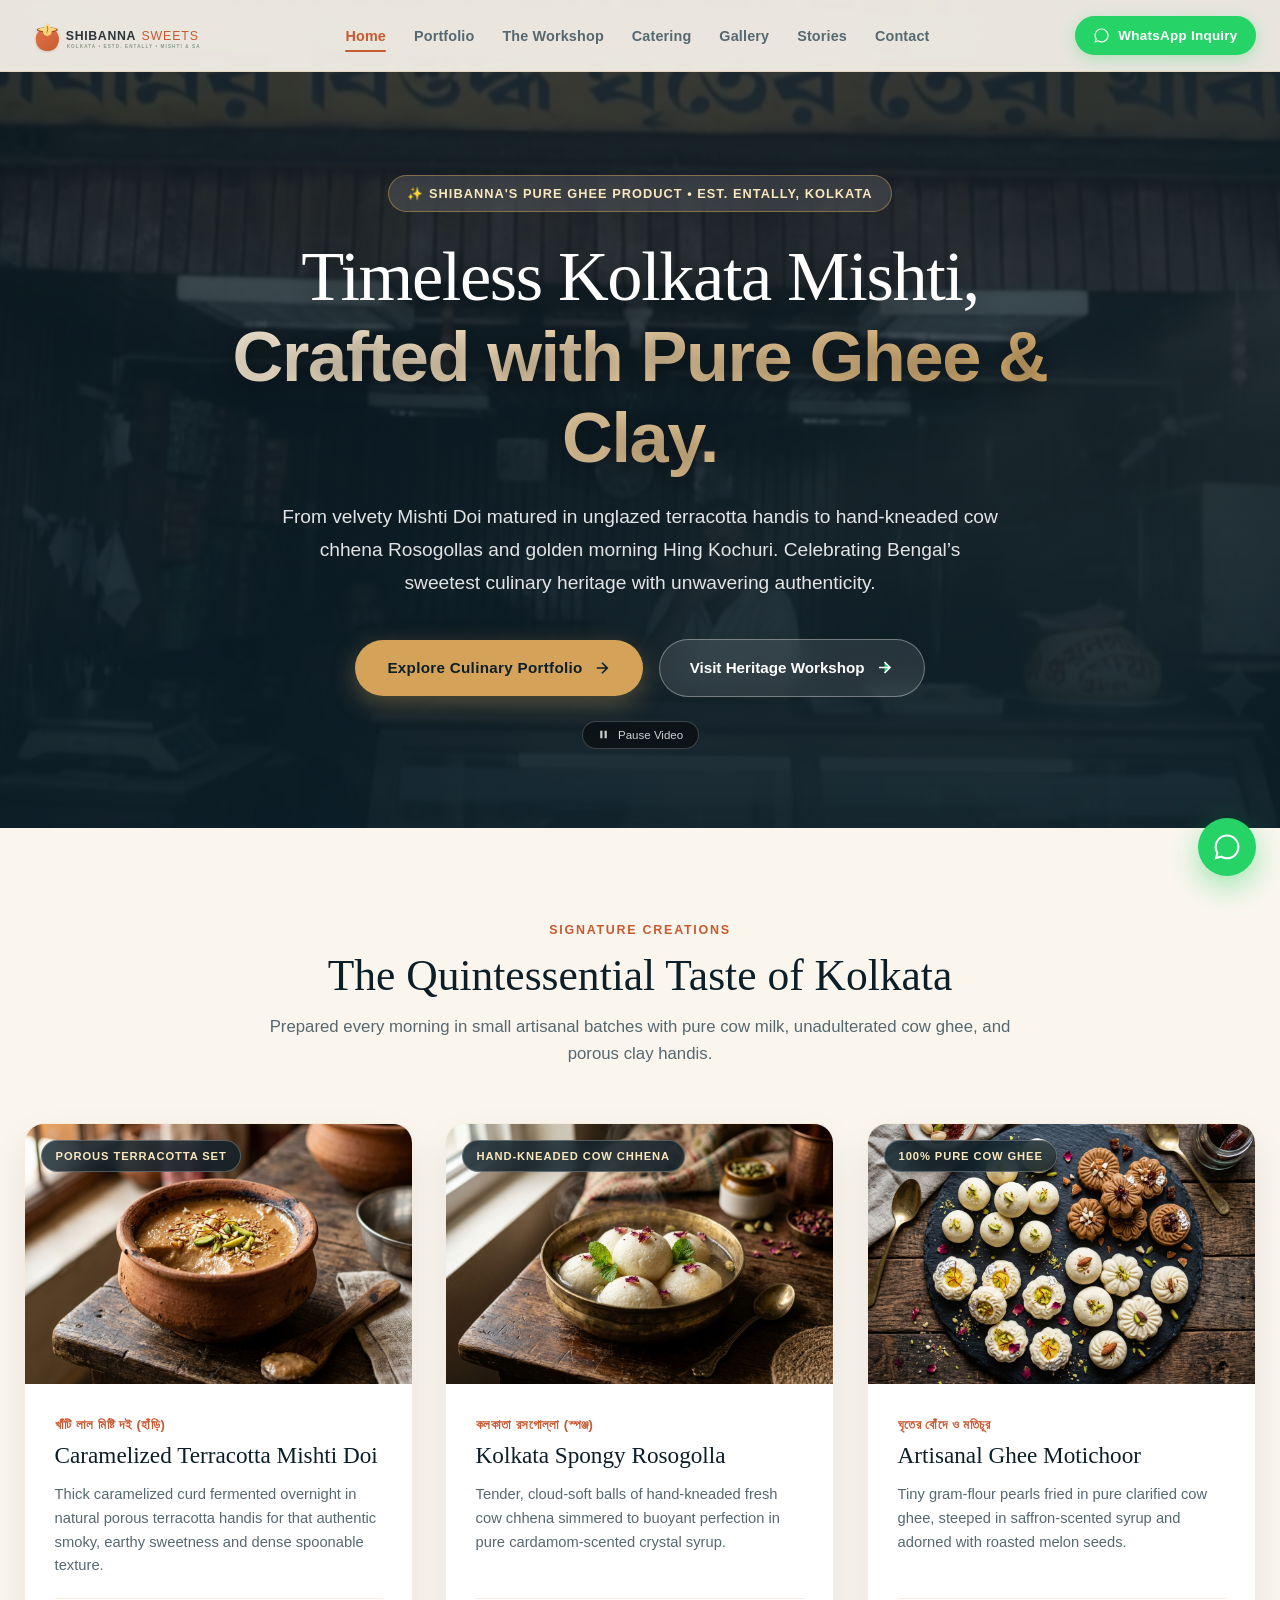
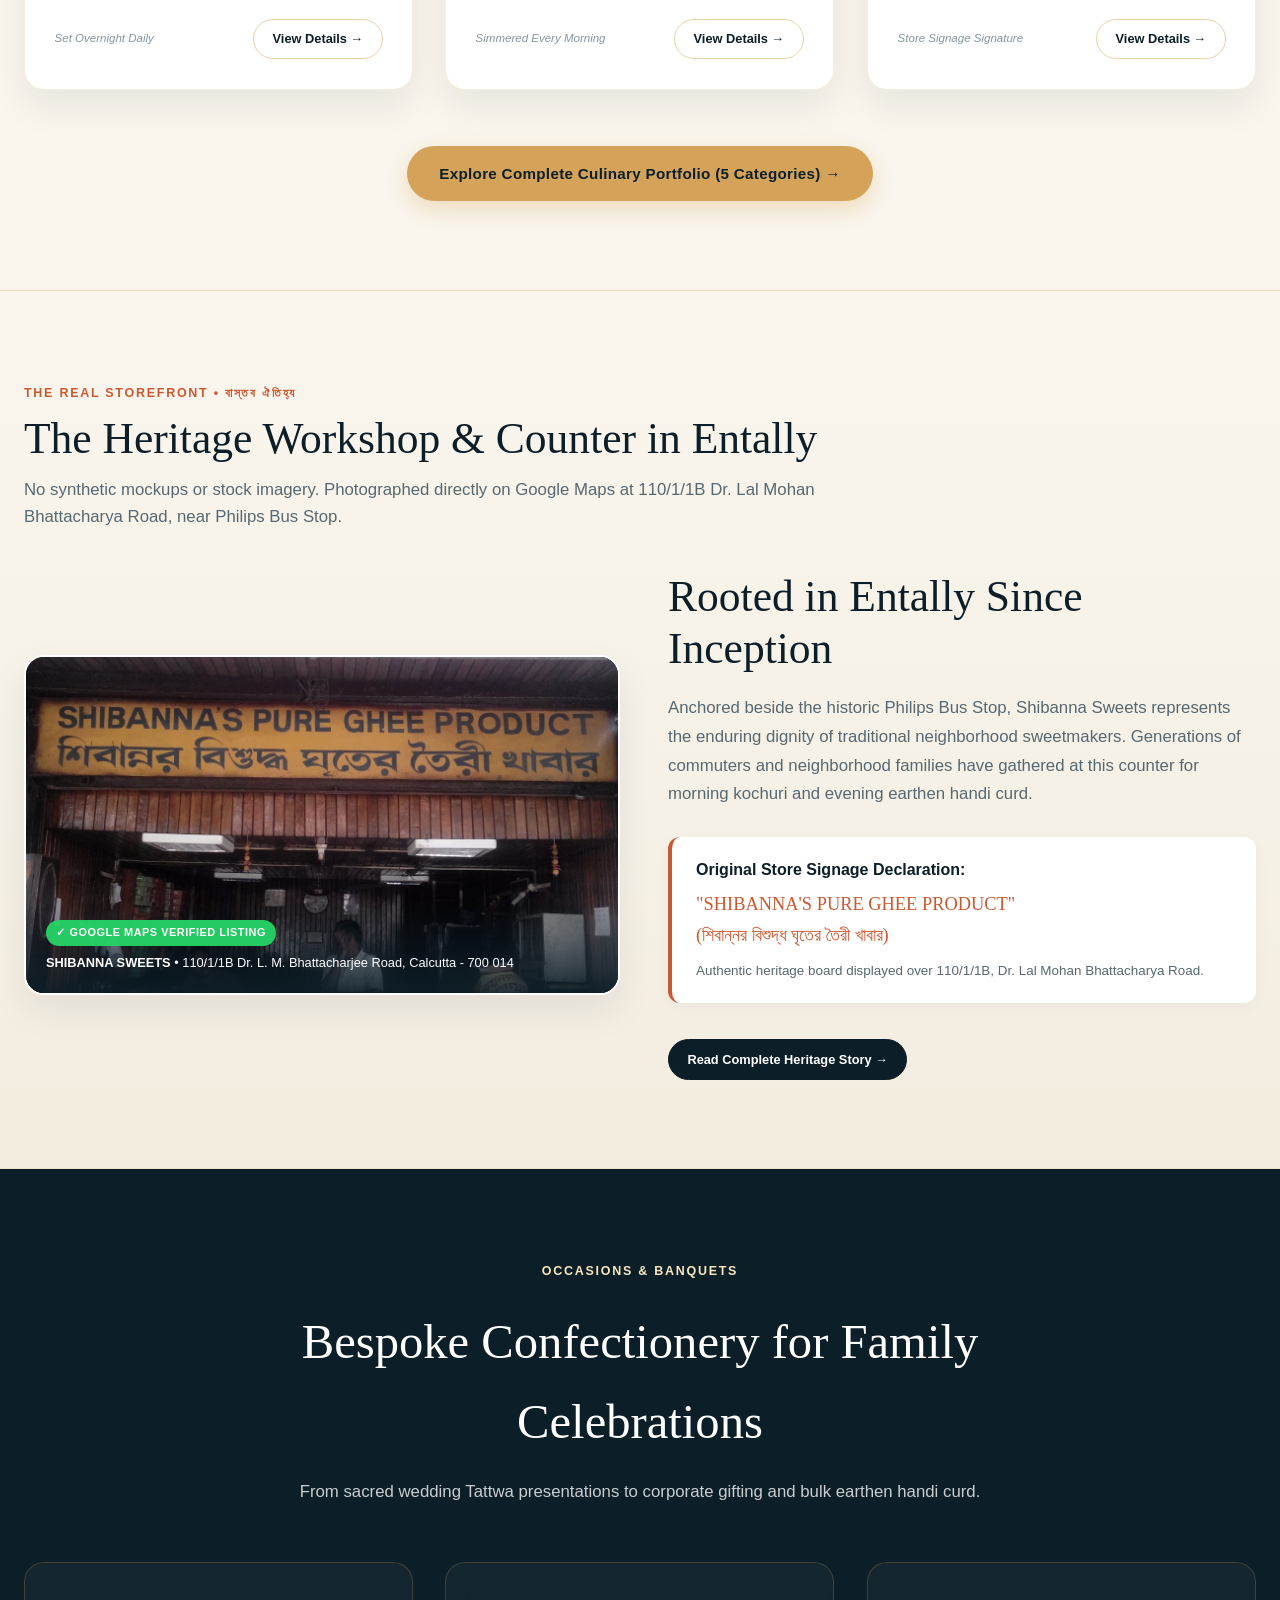
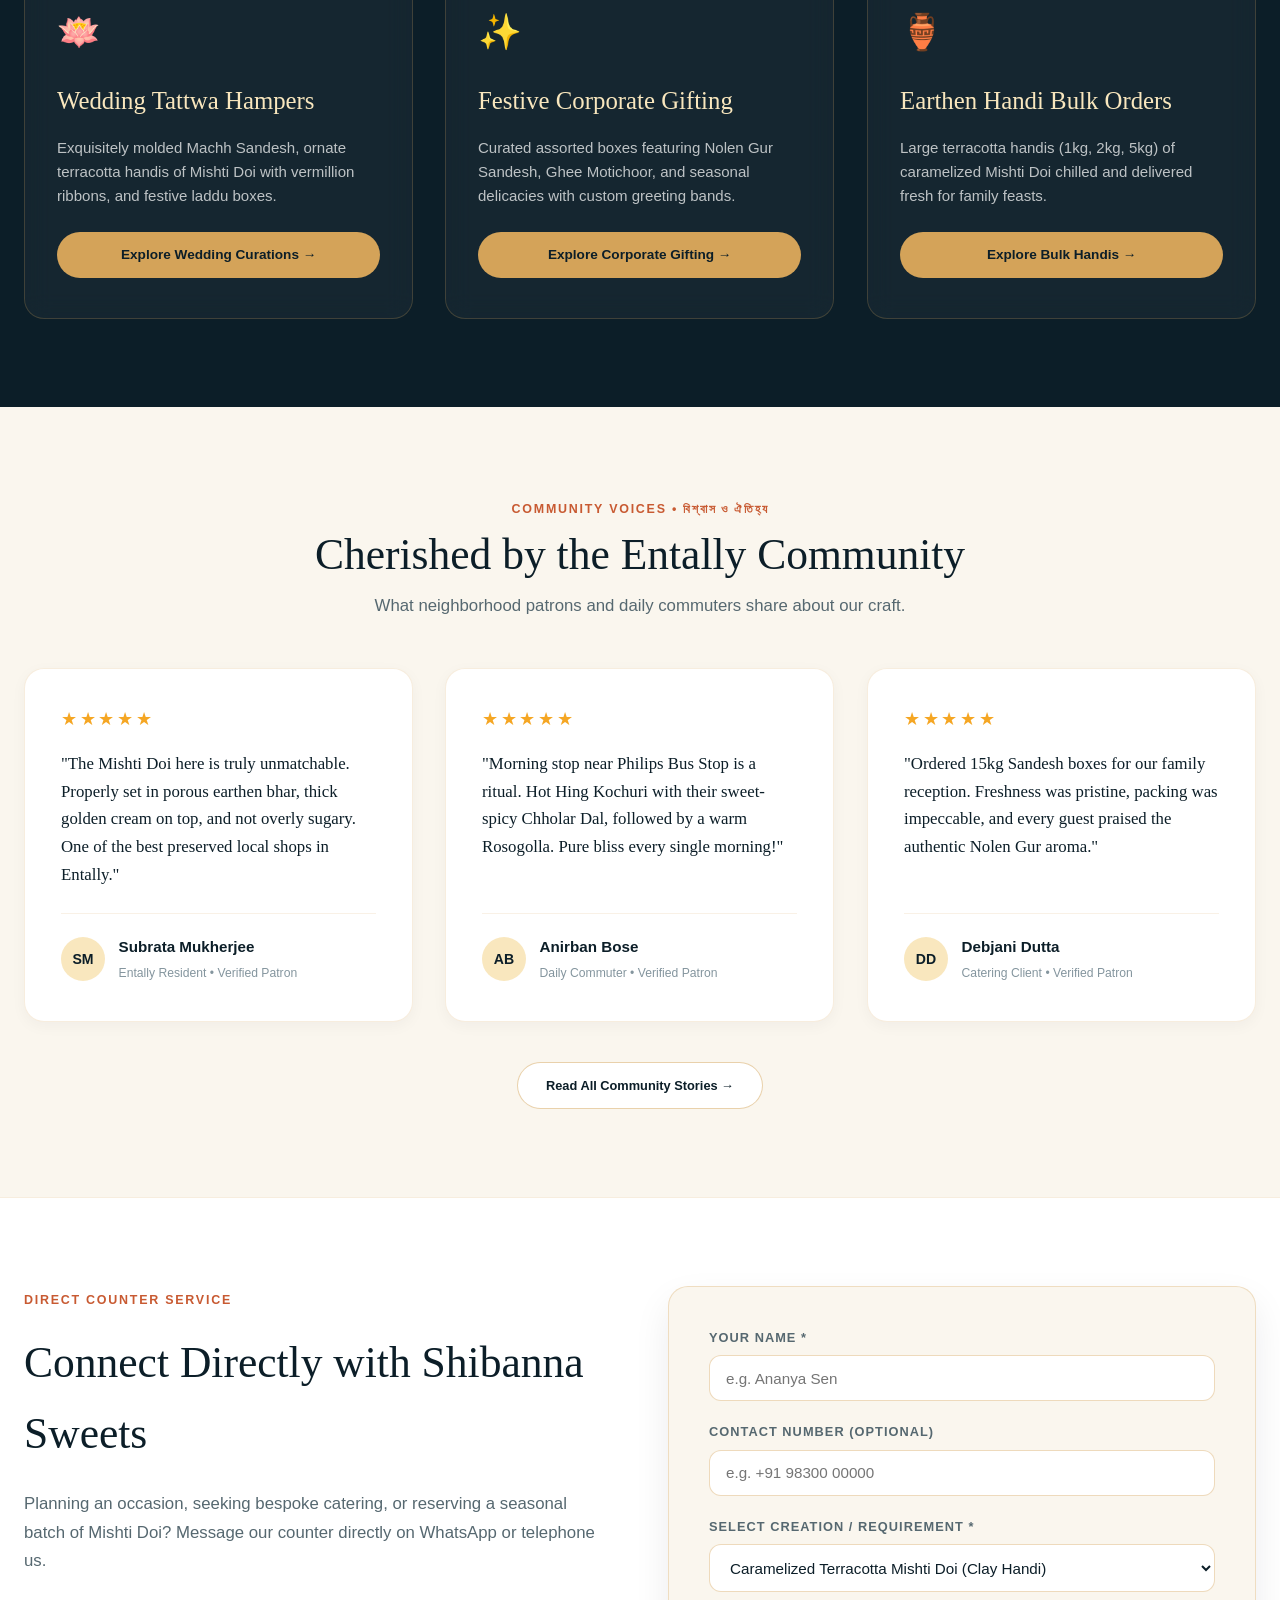
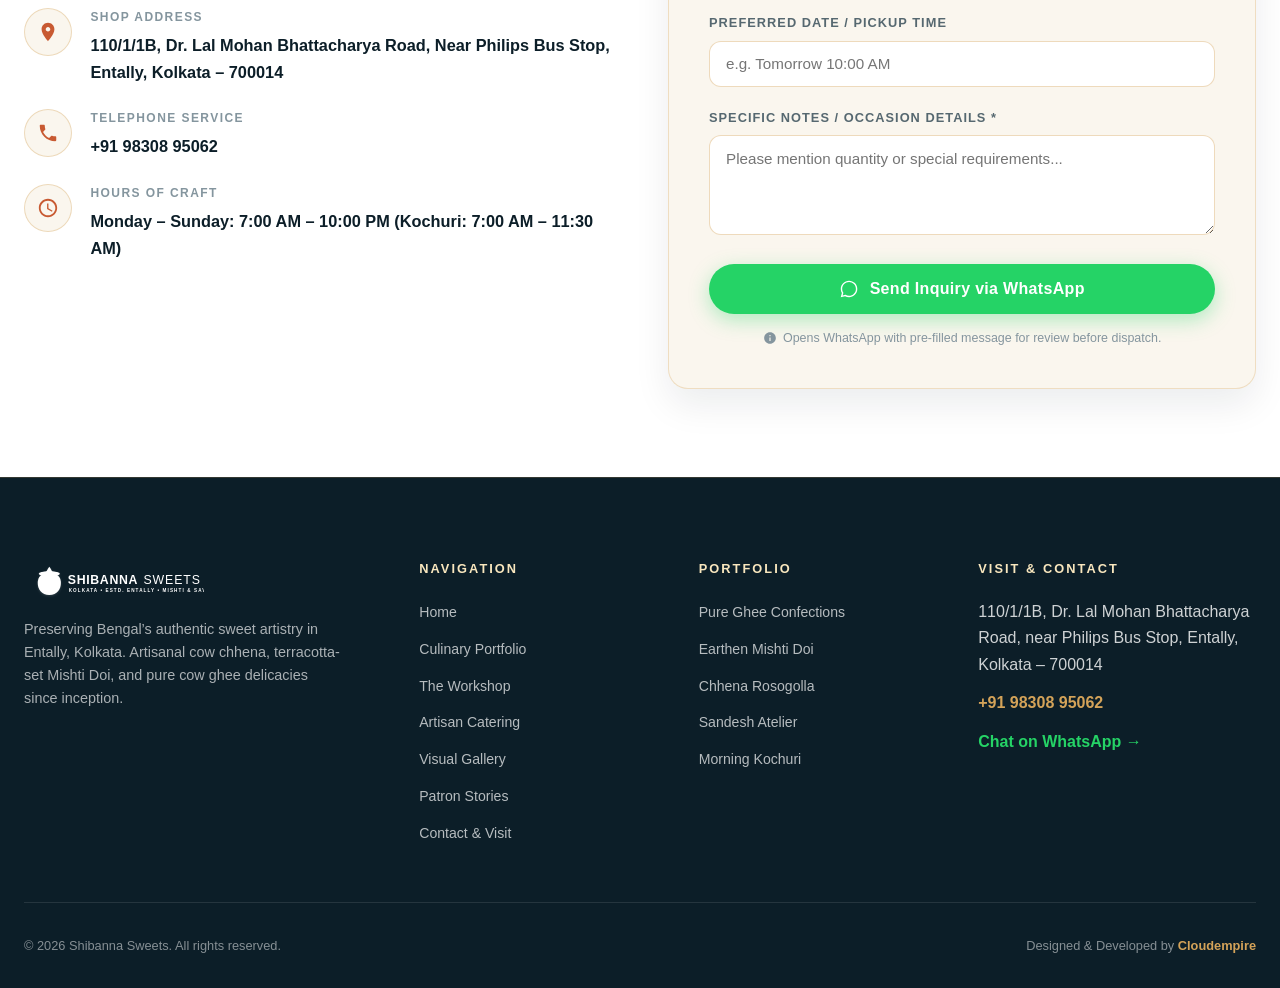
<file: index.html>
<!DOCTYPE html>
<html lang="en">
<head>
  <meta charset="UTF-8">
  <meta name="viewport" content="width=device-width, initial-scale=1.0">
  <title>Shibanna Sweets (শিবান্ন সুইটস) | Kolkata Artisanal Culinary Portfolio</title>
  <meta name="description" content="Authentic handcrafted Bengali confectionery at Entally, Kolkata. Pure Ghee confections, terracotta-matured Mishti Doi, hand-kneaded cow chhena Rosogolla, and fresh morning Hing Kochuri.">
  <link rel="canonical" href="https://cloudempiretech.github.io/shibanna-sweets-kolkata/">

  <!-- Open Graph / Meta -->
  <meta property="og:type" content="website">
  <meta property="og:title" content="Shibanna Sweets (শিবান্ন সুইটস) — Kolkata Artisanal Culinary Portfolio">
  <meta property="og:description" content="A celebration of Bengal’s authentic confectionery craft. Pure Ghee creations, earthen handi Mishti Doi, and fresh chhena artistry since inception.">
  <meta property="og:image" content="https://cloudempiretech.github.io/shibanna-sweets-kolkata/assets/images/hero-poster.jpg">
  <meta property="og:url" content="https://cloudempiretech.github.io/shibanna-sweets-kolkata/">

  <!-- Favicons -->
  <link rel="icon" type="image/svg+xml" href="assets/images/favicon.svg">
  <link rel="apple-touch-icon" href="apple-touch-icon.png">

  <!-- Stylesheet -->
  <link rel="stylesheet" href="styles.css">

  <!-- Schema.org JSON-LD -->
  <script type="application/ld+json">
  {
    "@context": "https://schema.org",
    "@type": "Bakery",
    "name": "Shibanna Sweets",
    "alternateName": "শিবান্ন সুইটস (Shibanna's Pure Ghee Product)",
    "image": "https://cloudempiretech.github.io/shibanna-sweets-kolkata/assets/images/storefront-google-maps.jpg",
    "telephone": "+919830895062",
    "address": {
      "@type": "PostalAddress",
      "streetAddress": "110/1/1B, Dr. Lal Mohan Bhattacharya Road, near Philips Bus Stop",
      "addressLocality": "Entally, Kolkata",
      "addressRegion": "West Bengal",
      "postalCode": "700014",
      "addressCountry": "IN"
    },
    "servesCuisine": "Traditional Bengali Confectionery, Pure Ghee Sweets, Morning Kochuri",
    "priceRange": "₹₹",
    "url": "https://cloudempiretech.github.io/shibanna-sweets-kolkata/"
  }
  </script>
</head>
<body>

  <!-- Navigation -->
  <header class="site-header" role="banner">
    <div class="nav-container">
      <a href="index.html" class="nav-brand" aria-label="Shibanna Sweets Home">
        <img src="assets/images/logo.svg" alt="Shibanna Sweets Logo" class="nav-logo" width="190" height="44">
      </a>
      
      <nav aria-label="Main Navigation">
        <ul class="nav-links">
          <li><a href="index.html" class="active">Home</a></li>
          <li><a href="sweets.html">Portfolio</a></li>
          <li><a href="about.html">The Workshop</a></li>
          <li><a href="catering.html">Catering</a></li>
          <li><a href="gallery.html">Gallery</a></li>
          <li><a href="reviews.html">Stories</a></li>
          <li><a href="contact.html">Contact</a></li>
        </ul>
      </nav>

      <div class="nav-actions">
        <a href="https://wa.me/919830895062?text=Hi%20Shibanna%20Sweets%2C%20I%20am%20visiting%20your%20website%20and%20would%20like%20to%20enquire%20about%20your%20sweets." target="_blank" rel="noopener noreferrer" class="btn-nav-wa" aria-label="WhatsApp Inquiry">
          <svg viewBox="0 0 24 24"><path d="M12.04 2C6.58 2 2.13 6.45 2.13 11.91C2.13 13.66 2.59 15.36 3.45 16.86L2.05 22L7.3 20.62C8.75 21.41 10.38 21.83 12.04 21.83C17.5 21.83 21.95 17.38 21.95 11.92C21.95 9.27 20.92 6.78 19.05 4.91C17.18 3.03 14.69 2 12.04 2M12.05 3.67C14.25 3.67 16.31 4.53 17.87 6.09C19.42 7.65 20.28 9.72 20.28 11.92C20.28 16.46 16.58 20.15 12.04 20.15C10.56 20.15 9.11 19.76 7.85 19.01L7.55 18.83L4.43 19.65L5.26 16.61L5.06 16.29C4.24 14.99 3.8 13.47 3.8 11.91C3.81 7.37 7.5 3.67 12.05 3.67Z"/></svg>
          <span>WhatsApp Inquiry</span>
        </a>
        <button class="mobile-toggle" aria-label="Toggle navigation menu" aria-expanded="false">
          <svg class="icon-hamburger" width="24" height="24" viewBox="0 0 24 24" fill="none" stroke="currentColor" stroke-width="2.2"><path d="M4 6h16M4 12h16M4 18h16"/></svg>
          <svg class="icon-close" style="display:none;" width="24" height="24" viewBox="0 0 24 24" fill="none" stroke="currentColor" stroke-width="2.2"><path d="M18 6L6 18M6 6l12 12"/></svg>
        </button>
      </div>
    </div>
  </header>

  <!-- Hero Section with Gemini 16:9 Video -->
  <section class="hero-section" aria-label="Hero Showcase">
    <div class="hero-video-wrapper">
      <video id="heroVideo" autoplay muted loop playsinline poster="assets/images/hero-poster.jpg">
        <source src="assets/videos/hero.mp4" type="video/mp4">
        Your browser does not support HTML5 video.
      </video>
      <img src="assets/images/hero-poster.jpg" alt="Artisan sweet workshop at Shibanna Sweets Kolkata" class="hero-video-poster" style="display:none;">
    </div>
    <div class="hero-overlay"></div>

    <div class="hero-content">
      <div class="hero-badge">
        <span>✨ Shibanna's Pure Ghee Product • Est. Entally, Kolkata</span>
      </div>
      <h1 class="hero-title">Timeless Kolkata Mishti, <span>Crafted with Pure Ghee &amp; Clay.</span></h1>
      <p class="hero-description">
        From velvety Mishti Doi matured in unglazed terracotta handis to hand-kneaded cow chhena Rosogollas and golden morning Hing Kochuri. Celebrating Bengal’s sweetest culinary heritage with unwavering authenticity.
      </p>

      <div class="hero-cta-group">
        <a href="sweets.html" class="btn-primary-portfolio">
          <span>Explore Culinary Portfolio</span>
          <svg width="18" height="18" viewBox="0 0 24 24" fill="none" stroke="currentColor" stroke-width="2.2"><path d="M5 12h14M12 5l7 7-7 7"/></svg>
        </a>
        <a href="about.html" class="btn-secondary-wa">
          <span>Visit Heritage Workshop</span>
          <svg width="18" height="18" viewBox="0 0 24 24" fill="none" stroke="currentColor" stroke-width="2"><path d="M5 12h14M12 5l7 7-7 7"/></svg>
        </a>
      </div>

      <div>
        <button id="videoToggle" class="video-control-toggle" aria-label="Pause background video">
          <svg width="13" height="13" viewBox="0 0 24 24" fill="currentColor"><path d="M6 19h4V5H6v14zm8-14v14h4V5h-4z"/></svg>
          <span>Pause Video</span>
        </button>
      </div>
    </div>
  </section>

  <!-- FEATURED CREATIONS TEASER -->
  <section style="padding: 5.5rem 1.5rem; background: var(--cream);" aria-label="Featured Creations">
    <div style="max-width: 1320px; margin: 0 auto;">
      <div class="portfolio-group-header reveal" style="text-align:center; max-width:760px; margin:0 auto 3.5rem;">
        <span class="portfolio-eyebrow">Signature Creations</span>
        <h2 class="portfolio-group-title">The Quintessential Taste of Kolkata</h2>
        <p class="portfolio-group-desc">
          Prepared every morning in small artisanal batches with pure cow milk, unadulterated cow ghee, and porous clay handis.
        </p>
      </div>

      <div class="portfolio-grid">
        <!-- 1. Mishti Doi -->
        <article class="portfolio-card reveal" data-delay="1">
          <div class="portfolio-card-media">
            <img src="assets/images/mishti-doi.jpg" alt="Rich Mishti Doi in unglazed earthen clay pot at Shibanna Sweets" loading="lazy">
            <span class="portfolio-card-tag">Porous Terracotta Set</span>
          </div>
          <div class="portfolio-card-body">
            <span class="portfolio-card-bengali">খাঁটি লাল মিষ্টি দই (হাঁড়ি)</span>
            <h3 class="portfolio-card-heading">Caramelized Terracotta Mishti Doi</h3>
            <p class="portfolio-card-text">
              Thick caramelized curd fermented overnight in natural porous terracotta handis for that authentic smoky, earthy sweetness and dense spoonable texture.
            </p>
            <div class="portfolio-card-action">
              <span class="card-artisan-note">Set Overnight Daily</span>
              <a href="sweets.html#doi" class="btn-card-inquire">
                <span>View Details &rarr;</span>
              </a>
            </div>
          </div>
        </article>

        <!-- 2. Spongy Rosogolla -->
        <article class="portfolio-card reveal" data-delay="2">
          <div class="portfolio-card-media">
            <img src="assets/images/rosogolla.jpg" alt="Spongy Kolkata Rosogollas in fragrant sugar syrup" loading="lazy">
            <span class="portfolio-card-tag">Hand-Kneaded Cow Chhena</span>
          </div>
          <div class="portfolio-card-body">
            <span class="portfolio-card-bengali">কলকাতা রসগোল্লা (স্পঞ্জ)</span>
            <h3 class="portfolio-card-heading">Kolkata Spongy Rosogolla</h3>
            <p class="portfolio-card-text">
              Tender, cloud-soft balls of hand-kneaded fresh cow chhena simmered to buoyant perfection in pure cardamom-scented crystal syrup.
            </p>
            <div class="portfolio-card-action">
              <span class="card-artisan-note">Simmered Every Morning</span>
              <a href="sweets.html#chhena" class="btn-card-inquire">
                <span>View Details &rarr;</span>
              </a>
            </div>
          </div>
        </article>

        <!-- 3. Pure Ghee Motichoor -->
        <article class="portfolio-card reveal" data-delay="3">
          <div class="portfolio-card-media">
            <img src="assets/images/sandesh-platter.jpg" alt="Pure Ghee Motichoor and Bonde at Shibanna Sweets" loading="lazy">
            <span class="portfolio-card-tag">100% Pure Cow Ghee</span>
          </div>
          <div class="portfolio-card-body">
            <span class="portfolio-card-bengali">ঘৃতের বোঁদে ও মতিচূর</span>
            <h3 class="portfolio-card-heading">Artisanal Ghee Motichoor</h3>
            <p class="portfolio-card-text">
              Tiny gram-flour pearls fried in pure clarified cow ghee, steeped in saffron-scented syrup and adorned with roasted melon seeds.
            </p>
            <div class="portfolio-card-action">
              <span class="card-artisan-note">Store Signage Signature</span>
              <a href="sweets.html#ghee" class="btn-card-inquire">
                <span>View Details &rarr;</span>
              </a>
            </div>
          </div>
        </article>
      </div>

      <div style="text-align: center; margin-top: 3.5rem;" class="reveal">
        <a href="sweets.html" class="btn-primary-portfolio">
          <span>Explore Complete Culinary Portfolio (5 Categories) &rarr;</span>
        </a>
      </div>
    </div>
  </section>

  <!-- THE HERITAGE WORKSHOP PREVIEW (AUTHENTIC GOOGLE MAPS PHOTOS) -->
  <section class="workshop-centerpiece" aria-label="The Heritage Workshop Preview">
    <div class="workshop-shell">
      <div class="portfolio-group-header reveal">
        <span class="portfolio-eyebrow">The Real Storefront • বাস্তব ঐতিহ্য</span>
        <h2 class="portfolio-group-title">The Heritage Workshop &amp; Counter in Entally</h2>
        <p class="portfolio-group-desc">
          No synthetic mockups or stock imagery. Photographed directly on Google Maps at 110/1/1B Dr. Lal Mohan Bhattacharya Road, near Philips Bus Stop.
        </p>
      </div>

      <div class="workshop-banner-grid">
        <div class="workshop-photo-showcase reveal" data-delay="1">
          <div class="workshop-photo-frame featured">
            <img src="assets/images/storefront-google-maps.jpg" alt="Official Google Maps storefront photo of Shibanna Sweets with green and yellow sign: SHIBANNA SWEETS - SHIBANNA'S PURE GHEE PRODUCT" loading="lazy">
            <div class="workshop-photo-overlay">
              <span class="workshop-verified-badge">✓ Google Maps Verified Listing</span>
              <p><strong>SHIBANNA SWEETS</strong> • 110/1/1B Dr. L. M. Bhattacharjee Road, Calcutta - 700 014</p>
            </div>
          </div>
        </div>

        <div class="workshop-story-content reveal" data-delay="2">
          <h3>Rooted in Entally Since Inception</h3>
          <p>
            Anchored beside the historic Philips Bus Stop, Shibanna Sweets represents the enduring dignity of traditional neighborhood sweetmakers. Generations of commuters and neighborhood families have gathered at this counter for morning kochuri and evening earthen handi curd.
          </p>

          <div class="signage-quote-card">
            <strong>Original Store Signage Declaration:</strong>
            <p style="font-family:Georgia, serif; font-size:1.15rem; color:var(--primary); margin:0.35rem 0;">
              "SHIBANNA'S PURE GHEE PRODUCT" <br>
              (শিবান্নর বিশুদ্ধ ঘৃতের তৈরী খাবার)
            </p>
            <small>Authentic heritage board displayed over 110/1/1B, Dr. Lal Mohan Bhattacharya Road.</small>
          </div>

          <a href="about.html" class="btn-card-inquire" style="display:inline-flex; margin-top:0.5rem; background:var(--ink); color:#fff; border-color:var(--ink);">
            <span>Read Complete Heritage Story &rarr;</span>
          </a>
        </div>
      </div>
    </div>
  </section>

  <!-- CATERING & FESTIVE PREVIEW -->
  <section class="catering-section" aria-label="Catering Preview">
    <div class="catering-shell">
      <div class="catering-heading reveal">
        <span class="portfolio-eyebrow" style="color:var(--gold-light);">Occasions &amp; Banquets</span>
        <h2>Bespoke Confectionery for Family Celebrations</h2>
        <p>From sacred wedding Tattwa presentations to corporate gifting and bulk earthen handi curd.</p>
      </div>

      <div class="catering-grid">
        <div class="catering-card reveal" data-delay="1">
          <div class="catering-card-icon">🪷</div>
          <h3>Wedding Tattwa Hampers</h3>
          <p>Exquisitely molded Machh Sandesh, ornate terracotta handis of Mishti Doi with vermillion ribbons, and festive laddu boxes.</p>
          <a href="catering.html" class="btn-catering-inquire">
            <span>Explore Wedding Curations &rarr;</span>
          </a>
        </div>

        <div class="catering-card reveal" data-delay="2">
          <div class="catering-card-icon">✨</div>
          <h3>Festive Corporate Gifting</h3>
          <p>Curated assorted boxes featuring Nolen Gur Sandesh, Ghee Motichoor, and seasonal delicacies with custom greeting bands.</p>
          <a href="catering.html" class="btn-catering-inquire">
            <span>Explore Corporate Gifting &rarr;</span>
          </a>
        </div>

        <div class="catering-card reveal" data-delay="3">
          <div class="catering-card-icon">🏺</div>
          <h3>Earthen Handi Bulk Orders</h3>
          <p>Large terracotta handis (1kg, 2kg, 5kg) of caramelized Mishti Doi chilled and delivered fresh for family feasts.</p>
          <a href="catering.html" class="btn-catering-inquire">
            <span>Explore Bulk Handis &rarr;</span>
          </a>
        </div>
      </div>
    </div>
  </section>

  <!-- PATRON TESTIMONIALS PREVIEW -->
  <section class="reviews-section" aria-label="Patron Reviews Preview">
    <div class="reviews-shell">
      <div class="portfolio-group-header reveal" style="text-align:center; max-width:760px; margin:0 auto;">
        <span class="portfolio-eyebrow">Community Voices • বিশ্বাস ও ঐতিহ্য</span>
        <h2 class="portfolio-group-title">Cherished by the Entally Community</h2>
        <p class="portfolio-group-desc">What neighborhood patrons and daily commuters share about our craft.</p>
      </div>

      <div class="reviews-grid">
        <div class="review-card reveal" data-delay="1">
          <div class="review-stars">★★★★★</div>
          <p class="review-text">"The Mishti Doi here is truly unmatchable. Properly set in porous earthen bhar, thick golden cream on top, and not overly sugary. One of the best preserved local shops in Entally."</p>
          <div class="review-author">
            <div class="author-avatar">SM</div>
            <div class="author-info">
              <h4>Subrata Mukherjee</h4>
              <span>Entally Resident • Verified Patron</span>
            </div>
          </div>
        </div>

        <div class="review-card reveal" data-delay="2">
          <div class="review-stars">★★★★★</div>
          <p class="review-text">"Morning stop near Philips Bus Stop is a ritual. Hot Hing Kochuri with their sweet-spicy Chholar Dal, followed by a warm Rosogolla. Pure bliss every single morning!"</p>
          <div class="review-author">
            <div class="author-avatar">AB</div>
            <div class="author-info">
              <h4>Anirban Bose</h4>
              <span>Daily Commuter • Verified Patron</span>
            </div>
          </div>
        </div>

        <div class="review-card reveal" data-delay="3">
          <div class="review-stars">★★★★★</div>
          <p class="review-text">"Ordered 15kg Sandesh boxes for our family reception. Freshness was pristine, packing was impeccable, and every guest praised the authentic Nolen Gur aroma."</p>
          <div class="review-author">
            <div class="author-avatar">DD</div>
            <div class="author-info">
              <h4>Debjani Dutta</h4>
              <span>Catering Client • Verified Patron</span>
            </div>
          </div>
        </div>
      </div>

      <div style="text-align:center; margin-top:2.5rem;" class="reveal">
        <a href="reviews.html" class="btn-card-inquire" style="background:var(--cream-card); padding:0.75rem 1.75rem;">
          <span>Read All Community Stories &rarr;</span>
        </a>
      </div>
    </div>
  </section>

  <!-- QUICK WHATSAPP INQUIRY -->
  <section class="contact-section" id="enquiry" aria-label="Direct Counter Inquiries">
    <div class="contact-grid">
      <div class="contact-info reveal">
        <span class="portfolio-eyebrow">Direct Counter Service</span>
        <h3>Connect Directly with Shibanna Sweets</h3>
        <p>Planning an occasion, seeking bespoke catering, or reserving a seasonal batch of Mishti Doi? Message our counter directly on WhatsApp or telephone us.</p>

        <div class="contact-item">
          <div class="contact-icon" aria-hidden="true">
            <svg viewBox="0 0 24 24"><path d="M12 2C8.13 2 5 5.13 5 9c0 5.25 7 13 7 13s7-7.75 7-13c0-3.87-3.13-7-7-7zm0 9.5c-1.38 0-2.5-1.12-2.5-2.5s1.12-2.5 2.5-2.5 2.5 1.12 2.5 2.5-1.12 2.5-2.5 2.5z"/></svg>
          </div>
          <div>
            <div class="contact-label">Shop Address</div>
            <div class="contact-val">110/1/1B, Dr. Lal Mohan Bhattacharya Road, Near Philips Bus Stop, Entally, Kolkata – 700014</div>
          </div>
        </div>

        <div class="contact-item">
          <div class="contact-icon" aria-hidden="true">
            <svg viewBox="0 0 24 24"><path d="M6.62 10.79c1.44 2.83 3.76 5.14 6.59 6.59l2.2-2.2c.27-.27.67-.36 1.02-.24 1.12.37 2.33.57 3.57.57.55 0 1 .45 1 1V20c0 .55-.45 1-1 1-9.39 0-17-7.61-17-17 0-.55.45-1 1-1h3.5c.55 0 1 .45 1 1 0 1.25.2 2.45.57 3.57.11.35.03.74-.25 1.02l-2.2 2.2z"/></svg>
          </div>
          <div>
            <div class="contact-label">Telephone Service</div>
            <div class="contact-val"><a href="tel:+919830895062">+91 98308 95062</a></div>
          </div>
        </div>

        <div class="contact-item">
          <div class="contact-icon" aria-hidden="true">
            <svg viewBox="0 0 24 24"><path d="M11.99 2C6.47 2 2 6.48 2 12s4.47 10 9.99 10C17.52 22 22 17.52 22 12S17.52 2 11.99 2zM12 20c-4.42 0-8-3.58-8-8s3.58-8 8-8 8 3.58 8 8-3.58 8-8 8zm.5-13H11v6l5.25 3.15.75-1.23-4.5-2.67z"/></svg>
          </div>
          <div>
            <div class="contact-label">Hours of Craft</div>
            <div class="contact-val">Monday – Sunday: 7:00 AM – 10:00 PM (Kochuri: 7:00 AM – 11:30 AM)</div>
          </div>
        </div>
      </div>

      <form id="whatsappEnquiryForm" class="enquiry-form reveal" data-delay="1">
        <div class="form-group">
          <label for="enquiryName">Your Name *</label>
          <input type="text" id="enquiryName" name="name" class="form-control" placeholder="e.g. Ananya Sen" required>
        </div>

        <div class="form-group">
          <label for="enquiryPhone">Contact Number (Optional)</label>
          <input type="tel" id="enquiryPhone" name="phone" class="form-control" placeholder="e.g. +91 98300 00000">
        </div>

        <div class="form-group">
          <label for="enquiryItem">Select Creation / Requirement *</label>
          <select id="enquiryItem" name="item" class="form-control" required>
            <option value="Caramelized Terracotta Mishti Doi">Caramelized Terracotta Mishti Doi (Clay Handi)</option>
            <option value="Kolkata Spongy Rosogolla">Kolkata Spongy Rosogolla</option>
            <option value="Pure Ghee Confections">Pure Ghee Confections (Bonde / Pantua)</option>
            <option value="Artisanal Sandesh Selection">Artisanal Sandesh Selection</option>
            <option value="Morning Hing Kochuri Breakfast">Morning Hing Kochuri Breakfast</option>
            <option value="Wedding Tattwa / Reception Catering">Wedding Tattwa / Reception Catering</option>
            <option value="Festive Corporate Sweet Hampers">Festive Corporate Sweet Hampers</option>
          </select>
        </div>

        <div class="form-group">
          <label for="enquiryDate">Preferred Date / Pickup Time</label>
          <input type="text" id="enquiryDate" name="date" class="form-control" placeholder="e.g. Tomorrow 10:00 AM">
        </div>

        <div class="form-group">
          <label for="enquiryMessage">Specific Notes / Occasion Details *</label>
          <textarea id="enquiryMessage" name="notes" class="form-control" placeholder="Please mention quantity or special requirements..." required></textarea>
        </div>

        <button type="submit" class="btn-submit-wa">
          <svg viewBox="0 0 24 24"><path d="M12.04 2C6.58 2 2.13 6.45 2.13 11.91C2.13 13.66 2.59 15.36 3.45 16.86L2.05 22L7.3 20.62C8.75 21.41 10.38 21.83 12.04 21.83C17.5 21.83 21.95 17.38 21.95 11.92C21.95 9.27 20.92 6.78 19.05 4.91C17.18 3.03 14.69 2 12.04 2M12.05 3.67C14.25 3.67 16.31 4.53 17.87 6.09C19.42 7.65 20.28 9.72 20.28 11.92C20.28 16.46 16.58 20.15 12.04 20.15C10.56 20.15 9.11 19.76 7.85 19.01L7.55 18.83L4.43 19.65L5.26 16.61L5.06 16.29C4.24 14.99 3.8 13.47 3.8 11.91C3.81 7.37 7.5 3.67 12.05 3.67Z"/></svg>
          <span>Send Inquiry via WhatsApp</span>
        </button>

        <p class="wa-notice">
          <svg width="14" height="14" viewBox="0 0 24 24" fill="currentColor"><path d="M12 2C6.48 2 2 6.48 2 12s4.48 10 10 10 10-4.48 10-10S17.52 2 12 2zm1 15h-2v-6h2v6zm0-8h-2V7h2v2z"/></svg>
          Opens WhatsApp with pre-filled message for review before dispatch.
        </p>
      </form>
    </div>
  </section>

  <!-- FLOATING WHATSAPP BUTTON -->
  <a href="https://wa.me/919830895062?text=Hi%20Shibanna%20Sweets%2C%20I%20am%20visiting%20your%20website%20and%20would%20like%20to%20connect." class="fab-whatsapp" target="_blank" rel="noopener noreferrer" aria-label="Open WhatsApp to chat with Shibanna Sweets">
    <svg viewBox="0 0 24 24"><path d="M12.04 2C6.58 2 2.13 6.45 2.13 11.91C2.13 13.66 2.59 15.36 3.45 16.86L2.05 22L7.3 20.62C8.75 21.41 10.38 21.83 12.04 21.83C17.5 21.83 21.95 17.38 21.95 11.92C21.95 9.27 20.92 6.78 19.05 4.91C17.18 3.03 14.69 2 12.04 2M12.05 3.67C14.25 3.67 16.31 4.53 17.87 6.09C19.42 7.65 20.28 9.72 20.28 11.92C20.28 16.46 16.58 20.15 12.04 20.15C10.56 20.15 9.11 19.76 7.85 19.01L7.55 18.83L4.43 19.65L5.26 16.61L5.06 16.29C4.24 14.99 3.8 13.47 3.8 11.91C3.81 7.37 7.5 3.67 12.05 3.67Z"/></svg>
  </a>

  <!-- FOOTER -->
  <footer class="site-footer" role="contentinfo">
    <div class="footer-container">
      <div class="footer-brand">
        <img src="assets/images/logo.svg" alt="Shibanna Sweets Logo" width="180" height="44" style="filter: brightness(0) invert(1);">
        <p>
          Preserving Bengal’s authentic sweet artistry in Entally, Kolkata. Artisanal cow chhena, terracotta-set Mishti Doi, and pure cow ghee delicacies since inception.
        </p>
      </div>

      <div class="footer-col">
        <h4>Navigation</h4>
        <ul class="footer-links">
          <li><a href="index.html">Home</a></li>
          <li><a href="sweets.html">Culinary Portfolio</a></li>
          <li><a href="about.html">The Workshop</a></li>
          <li><a href="catering.html">Artisan Catering</a></li>
          <li><a href="gallery.html">Visual Gallery</a></li>
          <li><a href="reviews.html">Patron Stories</a></li>
          <li><a href="contact.html">Contact &amp; Visit</a></li>
        </ul>
      </div>

      <div class="footer-col">
        <h4>Portfolio</h4>
        <ul class="footer-links">
          <li><a href="sweets.html#ghee">Pure Ghee Confections</a></li>
          <li><a href="sweets.html#doi">Earthen Mishti Doi</a></li>
          <li><a href="sweets.html#chhena">Chhena Rosogolla</a></li>
          <li><a href="sweets.html#sandesh">Sandesh Atelier</a></li>
          <li><a href="sweets.html#savouries">Morning Kochuri</a></li>
        </ul>
      </div>

      <div class="footer-col">
        <h4>Visit &amp; Contact</h4>
        <p style="margin-bottom:0.75rem;">110/1/1B, Dr. Lal Mohan Bhattacharya Road, near Philips Bus Stop, Entally, Kolkata – 700014</p>
        <p style="margin-bottom:0.75rem;"><a href="tel:+919830895062" style="color:var(--gold); font-weight:700;">+91 98308 95062</a></p>
        <p><a href="https://wa.me/919830895062?text=Hi%20Shibanna%20Sweets" target="_blank" rel="noopener noreferrer" style="color:#25D366; font-weight:700;">Chat on WhatsApp &rarr;</a></p>
      </div>
    </div>

    <div class="footer-bottom">
      <div>&copy; 2026 Shibanna Sweets. All rights reserved.</div>
      <div class="footer-dev">Designed &amp; Developed by <a href="https://cloudempire.tech/" target="_blank" rel="noopener noreferrer">Cloudempire</a></div>
    </div>
  </footer>

  <script src="script.js"></script>
</body>
</html>
</file>
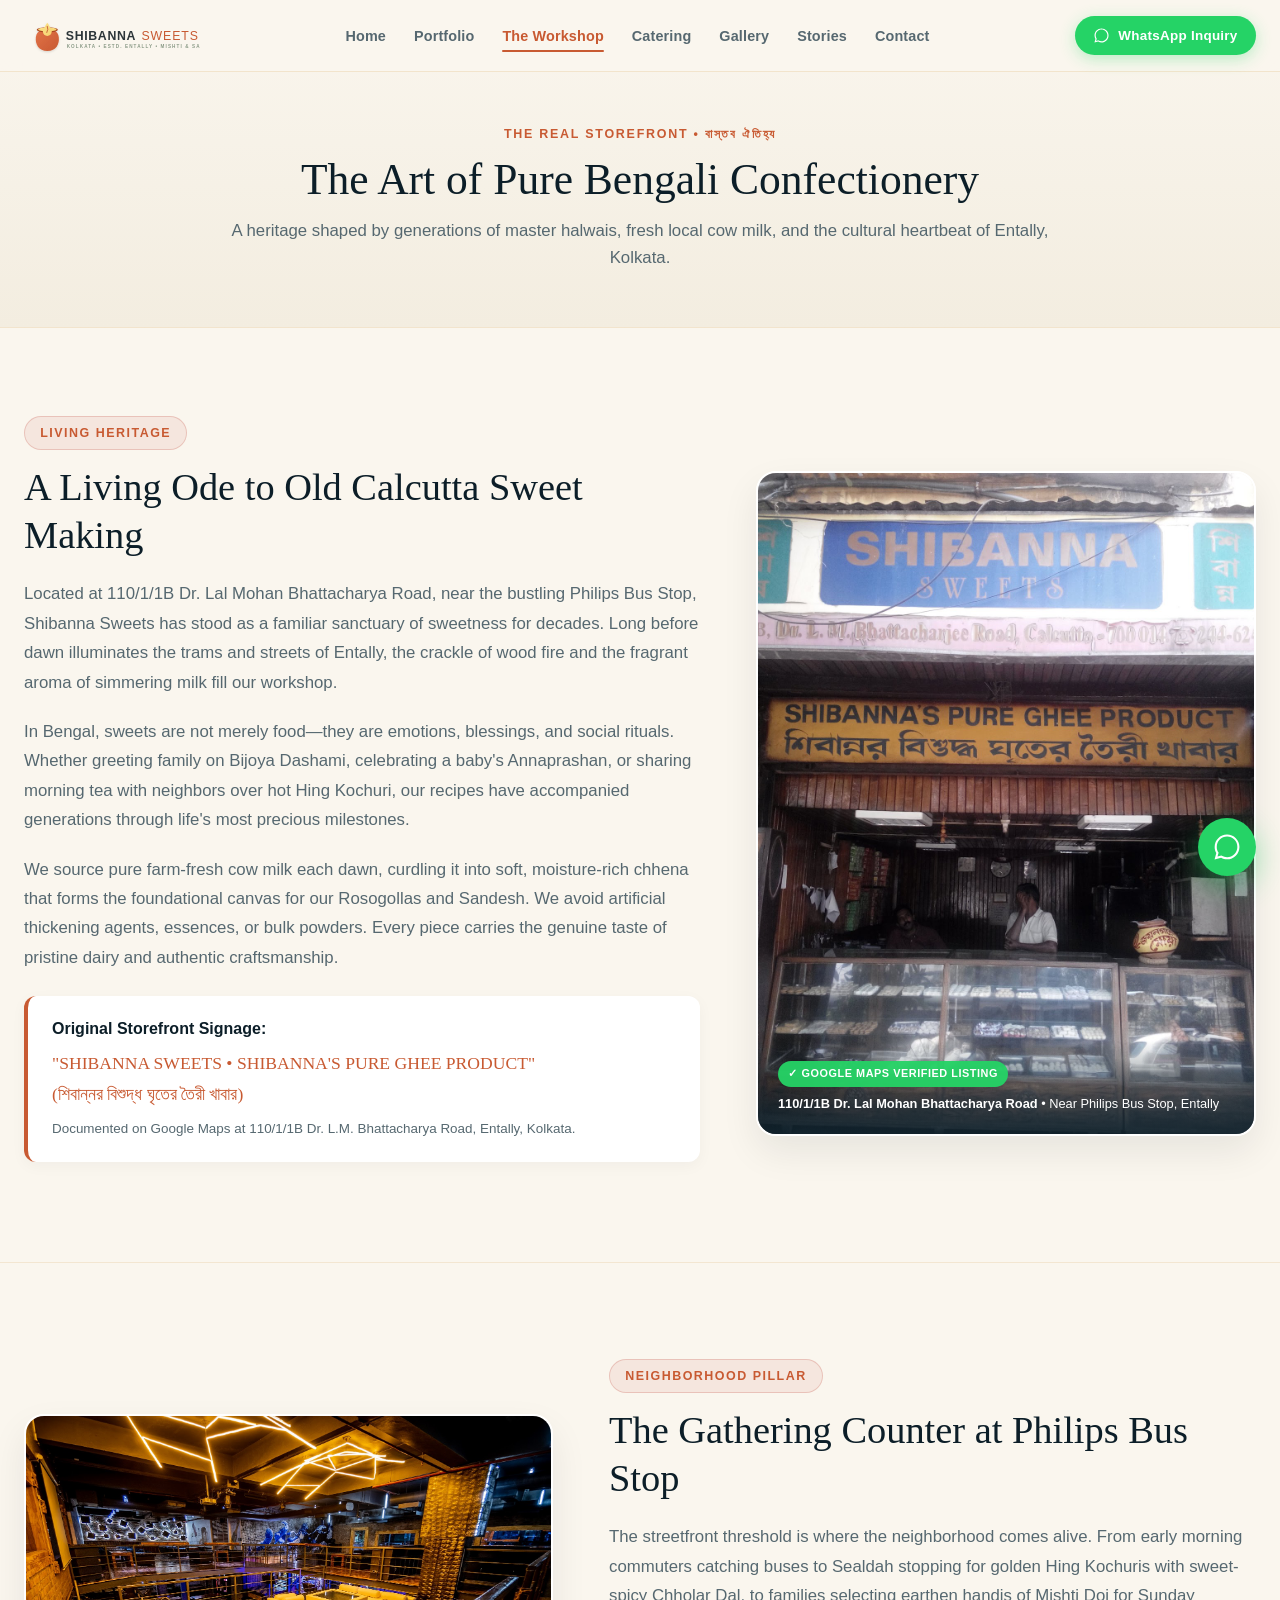
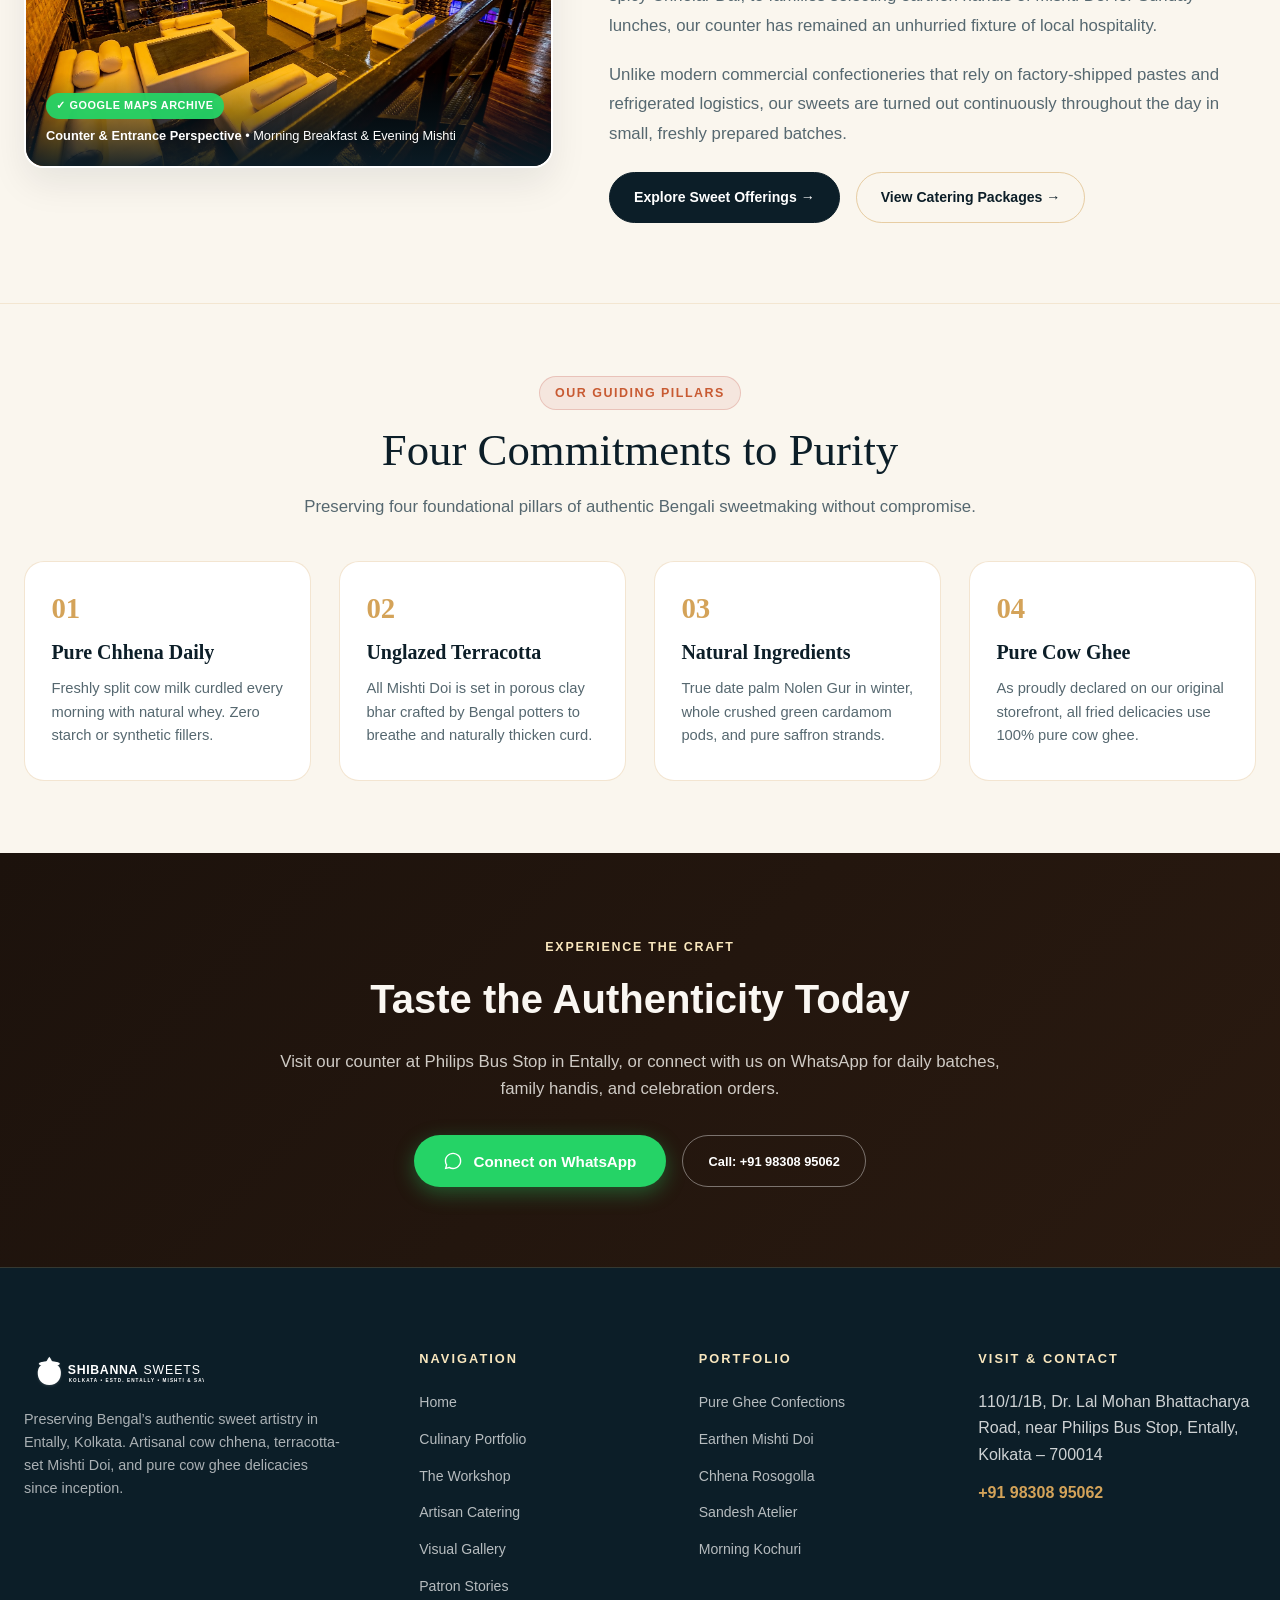
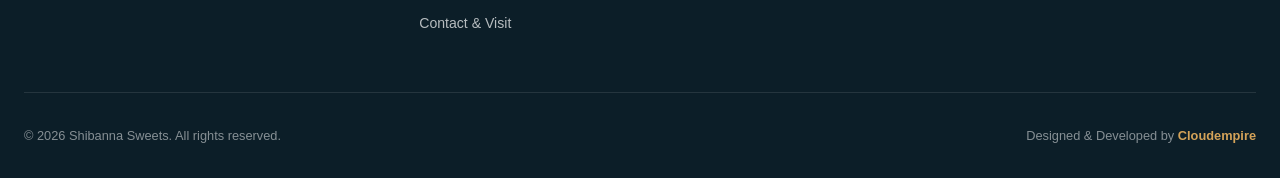
<file: about.html>
<!DOCTYPE html>
<html lang="en">
<head>
  <meta charset="UTF-8">
  <meta name="viewport" content="width=device-width, initial-scale=1.0">
  <title>The Heritage Workshop &amp; Craft | Shibanna Sweets Kolkata</title>
  <meta name="description" content="Discover the history, pure milk sourcing, and artisanal craftsmanship behind Shibanna Sweets at Entally, Kolkata. Authentic wood-fire halwai traditions.">
  <link rel="canonical" href="https://cloudempiretech.github.io/shibanna-sweets-kolkata/about.html">
  <link rel="icon" type="image/svg+xml" href="assets/images/favicon.svg">
  <link rel="apple-touch-icon" href="apple-touch-icon.png">
  <link rel="preconnect" href="https://fonts.googleapis.com">
  <link rel="preconnect" href="https://fonts.gstatic.com" crossorigin>
  <link href="https://fonts.googleapis.com/css2?family=Cinzel:wght@500;600;700;800&family=Plus+Jakarta+Sans:wght@300;400;500;600;700&family=Playfair+Display:ital,wght@0,600;0,700;1,400&family=Noto+Serif+Bengali:wght@400;600;700&display=swap" rel="stylesheet">
  <link rel="stylesheet" href="styles.css">
</head>
<body>

  <!-- Navigation -->
  <header class="site-header" role="banner">
    <div class="nav-container">
      <a href="index.html" class="nav-brand" aria-label="Shibanna Sweets Home">
        <img src="assets/images/logo.svg" alt="Shibanna Sweets Logo" class="nav-logo" width="190" height="44">
      </a>
      
      <nav aria-label="Main Navigation">
        <ul class="nav-links">
          <li><a href="index.html">Home</a></li>
          <li><a href="sweets.html">Portfolio</a></li>
          <li><a href="about.html" class="active">The Workshop</a></li>
          <li><a href="catering.html">Catering</a></li>
          <li><a href="gallery.html">Gallery</a></li>
          <li><a href="reviews.html">Stories</a></li>
          <li><a href="contact.html">Contact</a></li>
        </ul>
      </nav>

      <div class="nav-actions">
        <a href="https://wa.me/919830895062?text=Hi%20Shibanna%20Sweets%2C%20I%20would%20like%20to%20know%20more%20about%20your%20heritage%20and%20craftsmanship." target="_blank" rel="noopener noreferrer" class="btn-nav-wa" aria-label="WhatsApp Inquiry">
          <svg viewBox="0 0 24 24"><path d="M12.04 2C6.58 2 2.13 6.45 2.13 11.91C2.13 13.66 2.59 15.36 3.45 16.86L2.05 22L7.3 20.62C8.75 21.41 10.38 21.83 12.04 21.83C17.5 21.83 21.95 17.38 21.95 11.92C21.95 9.27 20.92 6.78 19.05 4.91C17.18 3.03 14.69 2 12.04 2M12.05 3.67C14.25 3.67 16.31 4.53 17.87 6.09C19.42 7.65 20.28 9.72 20.28 11.92C20.28 16.46 16.58 20.15 12.04 20.15C10.56 20.15 9.11 19.76 7.85 19.01L7.55 18.83L4.43 19.65L5.26 16.61L5.06 16.29C4.24 14.99 3.8 13.47 3.8 11.91C3.81 7.37 7.5 3.67 12.05 3.67Z"/></svg>
          <span>WhatsApp Inquiry</span>
        </a>
        <button class="mobile-toggle" aria-label="Toggle navigation menu" aria-expanded="false">
          <svg class="icon-hamburger" width="24" height="24" viewBox="0 0 24 24" fill="none" stroke="currentColor" stroke-width="2.2"><path d="M4 6h16M4 12h16M4 18h16"/></svg>
          <svg class="icon-close" style="display:none;" width="24" height="24" viewBox="0 0 24 24" fill="none" stroke="currentColor" stroke-width="2.2"><path d="M18 6L6 18M6 6l12 12"/></svg>
        </button>
      </div>
    </div>
  </header>

  <!-- Subpage Header Banner -->
  <section class="subpage-banner" aria-label="Workshop Introduction">
    <div class="shell reveal">
      <span class="portfolio-eyebrow">The Real Storefront • বাস্তব ঐতিহ্য</span>
      <h1 class="portfolio-group-title">The Art of Pure Bengali Confectionery</h1>
      <p class="portfolio-group-desc">
        A heritage shaped by generations of master halwais, fresh local cow milk, and the cultural heartbeat of Entally, Kolkata.
      </p>
    </div>
  </section>

  <!-- Main Narrative Section -->
  <section class="section">
    <div class="story-container">
      <div class="story-content reveal">
        <span class="section-tag">Living Heritage</span>
        <h2>A Living Ode to Old Calcutta Sweet Making</h2>
        <p>
          Located at 110/1/1B Dr. Lal Mohan Bhattacharya Road, near the bustling Philips Bus Stop, Shibanna Sweets has stood as a familiar sanctuary of sweetness for decades. Long before dawn illuminates the trams and streets of Entally, the crackle of wood fire and the fragrant aroma of simmering milk fill our workshop.
        </p>
        <p>
          In Bengal, sweets are not merely food—they are emotions, blessings, and social rituals. Whether greeting family on Bijoya Dashami, celebrating a baby's Annaprashan, or sharing morning tea with neighbors over hot Hing Kochuri, our recipes have accompanied generations through life's most precious milestones.
        </p>
        <p>
          We source pure farm-fresh cow milk each dawn, curdling it into soft, moisture-rich chhena that forms the foundational canvas for our Rosogollas and Sandesh. We avoid artificial thickening agents, essences, or bulk powders. Every piece carries the genuine taste of pristine dairy and authentic craftsmanship.
        </p>

        <div class="signage-quote-card" style="margin-top: 1.5rem;">
          <strong>Original Storefront Signage:</strong>
          <p style="font-family:Georgia, serif; font-size:1.1rem; color:var(--primary); margin:0.35rem 0;">
            "SHIBANNA SWEETS • SHIBANNA'S PURE GHEE PRODUCT" <br>
            (শিবান্নর বিশুদ্ধ ঘৃতের তৈরী খাবার)
          </p>
          <small>Documented on Google Maps at 110/1/1B Dr. L.M. Bhattacharya Road, Entally, Kolkata.</small>
        </div>
      </div>

      <div class="story-media reveal" data-delay="1">
        <img src="assets/images/storefront-google-maps.jpg" alt="Official Google Maps photo of Shibanna Sweets storefront with green and yellow sign: SHIBANNA SWEETS - SHIBANNA'S PURE GHEE PRODUCT" loading="lazy">
        <div class="workshop-photo-overlay">
          <span class="workshop-verified-badge">✓ Google Maps Verified Listing</span>
          <p><strong>110/1/1B Dr. Lal Mohan Bhattacharya Road</strong> • Near Philips Bus Stop, Entally</p>
        </div>
      </div>
    </div>
  </section>

  <!-- Counter & Street Perspective Showcase -->
  <section style="background: var(--cream); padding: 5rem 1.5rem; border-top: 1px solid rgba(212,163,89,0.2); border-bottom: 1px solid rgba(212,163,89,0.2);">
    <div style="max-width: 1320px; margin: 0 auto;">
      <div class="story-container" style="grid-template-columns: 0.9fr 1.1fr;">
        <div class="story-media reveal" data-delay="1">
          <img src="assets/images/storefront-google-maps-2.jpg" alt="Google Maps entrance and counter perspective of Shibanna Sweets at Entally" loading="lazy">
          <div class="workshop-photo-overlay">
            <span class="workshop-verified-badge">✓ Google Maps Archive</span>
            <p><strong>Counter &amp; Entrance Perspective</strong> • Morning Breakfast &amp; Evening Mishti</p>
          </div>
        </div>

        <div class="story-content reveal" data-delay="2">
          <span class="section-tag">Neighborhood Pillar</span>
          <h2>The Gathering Counter at Philips Bus Stop</h2>
          <p>
            The streetfront threshold is where the neighborhood comes alive. From early morning commuters catching buses to Sealdah stopping for golden Hing Kochuris with sweet-spicy Chholar Dal, to families selecting earthen handis of Mishti Doi for Sunday lunches, our counter has remained an unhurried fixture of local hospitality.
          </p>
          <p>
            Unlike modern commercial confectioneries that rely on factory-shipped pastes and refrigerated logistics, our sweets are turned out continuously throughout the day in small, freshly prepared batches.
          </p>
          <div style="display: flex; gap: 1rem; flex-wrap: wrap; margin-top: 1.5rem;">
            <a href="sweets.html" class="btn-card-inquire" style="background:var(--ink); color:#fff; border-color:var(--ink); padding: 0.8rem 1.5rem; font-size: 0.88rem;">
              <span>Explore Sweet Offerings &rarr;</span>
            </a>
            <a href="catering.html" class="btn-card-inquire" style="padding: 0.8rem 1.5rem; font-size: 0.88rem;">
              <span>View Catering Packages &rarr;</span>
            </a>
          </div>
        </div>
      </div>
    </div>
  </section>

  <!-- Philosophy Pillars -->
  <section class="section">
    <div style="text-align: center; max-width: 800px; margin: 0 auto 2rem;" class="reveal">
      <span class="section-tag">Our Guiding Pillars</span>
      <h2 class="section-title">Four Commitments to Purity</h2>
      <p class="section-subtitle">
        Preserving four foundational pillars of authentic Bengali sweetmaking without compromise.
      </p>
    </div>

    <div class="grid-4">
      <div class="pillar-item reveal" data-delay="1">
        <div class="pillar-num">01</div>
        <div class="pillar-title">Pure Chhena Daily</div>
        <div class="pillar-desc">Freshly split cow milk curdled every morning with natural whey. Zero starch or synthetic fillers.</div>
      </div>
      <div class="pillar-item reveal" data-delay="2">
        <div class="pillar-num">02</div>
        <div class="pillar-title">Unglazed Terracotta</div>
        <div class="pillar-desc">All Mishti Doi is set in porous clay bhar crafted by Bengal potters to breathe and naturally thicken curd.</div>
      </div>
      <div class="pillar-item reveal" data-delay="3">
        <div class="pillar-num">03</div>
        <div class="pillar-title">Natural Ingredients</div>
        <div class="pillar-desc">True date palm Nolen Gur in winter, whole crushed green cardamom pods, and pure saffron strands.</div>
      </div>
      <div class="pillar-item reveal" data-delay="4">
        <div class="pillar-num">04</div>
        <div class="pillar-title">Pure Cow Ghee</div>
        <div class="pillar-desc">As proudly declared on our original storefront, all fried delicacies use 100% pure cow ghee.</div>
      </div>
    </div>
  </section>

  <!-- CTA Banner -->
  <section style="background: linear-gradient(135deg, #1C120C 0%, #2A1A10 100%); color: #FAF7F2; padding: 5rem 1.5rem; text-align: center;">
    <div style="max-width: 760px; margin: 0 auto;" class="reveal">
      <span class="portfolio-eyebrow" style="color:var(--gold-light);">Experience the Craft</span>
      <h2 style="font-family:var(--font-display); font-size: clamp(1.8rem, 3.5vw, 2.5rem); margin-bottom: 1rem;">Taste the Authenticity Today</h2>
      <p style="font-size: 1.05rem; color: rgba(250,247,242,0.8); margin-bottom: 2rem; line-height: 1.65;">
        Visit our counter at Philips Bus Stop in Entally, or connect with us on WhatsApp for daily batches, family handis, and celebration orders.
      </p>
      <div style="display: flex; gap: 1rem; justify-content: center; flex-wrap: wrap;">
        <a href="https://wa.me/919830895062?text=Hi%20Shibanna%20Sweets%2C%20I%20am%20enquiring%20about%20your%20handcrafted%20sweets." target="_blank" rel="noopener noreferrer" class="btn-primary-wa">
          <svg viewBox="0 0 24 24"><path d="M12.04 2C6.58 2 2.13 6.45 2.13 11.91C2.13 13.66 2.59 15.36 3.45 16.86L2.05 22L7.3 20.62C8.75 21.41 10.38 21.83 12.04 21.83C17.5 21.83 21.95 17.38 21.95 11.92C21.95 9.27 20.92 6.78 19.05 4.91C17.18 3.03 14.69 2 12.04 2M12.05 3.67C14.25 3.67 16.31 4.53 17.87 6.09C19.42 7.65 20.28 9.72 20.28 11.92C20.28 16.46 16.58 20.15 12.04 20.15C10.56 20.15 9.11 19.76 7.85 19.01L7.55 18.83L4.43 19.65L5.26 16.61L5.06 16.29C4.24 14.99 3.8 13.47 3.8 11.91C3.81 7.37 7.5 3.67 12.05 3.67Z"/></svg>
          <span>Connect on WhatsApp</span>
        </a>
        <a href="tel:+919830895062" class="btn-card-inquire" style="padding: 0.85rem 1.6rem; border-color: rgba(255,255,255,0.4); color: #fff; background: transparent;">
          <span>Call: +91 98308 95062</span>
        </a>
      </div>
    </div>
  </section>

  <!-- FLOATING WHATSAPP BUTTON -->
  <a href="https://wa.me/919830895062?text=Hi%20Shibanna%20Sweets%2C%20I%20would%20like%20to%20know%20more%20about%20your%20sweets." class="fab-whatsapp" target="_blank" rel="noopener noreferrer" aria-label="Open WhatsApp to chat with Shibanna Sweets">
    <svg viewBox="0 0 24 24"><path d="M12.04 2C6.58 2 2.13 6.45 2.13 11.91C2.13 13.66 2.59 15.36 3.45 16.86L2.05 22L7.3 20.62C8.75 21.41 10.38 21.83 12.04 21.83C17.5 21.83 21.95 17.38 21.95 11.92C21.95 9.27 20.92 6.78 19.05 4.91C17.18 3.03 14.69 2 12.04 2M12.05 3.67C14.25 3.67 16.31 4.53 17.87 6.09C19.42 7.65 20.28 9.72 20.28 11.92C20.28 16.46 16.58 20.15 12.04 20.15C10.56 20.15 9.11 19.76 7.85 19.01L7.55 18.83L4.43 19.65L5.26 16.61L5.06 16.29C4.24 14.99 3.8 13.47 3.8 11.91C3.81 7.37 7.5 3.67 12.05 3.67Z"/></svg>
  </a>

  <!-- Footer -->
  <footer class="site-footer" role="contentinfo">
    <div class="footer-container">
      <div class="footer-brand">
        <img src="assets/images/logo.svg" alt="Shibanna Sweets Logo" width="180" height="44" style="filter: brightness(0) invert(1);">
        <p>Preserving Bengal’s authentic sweet artistry in Entally, Kolkata. Artisanal cow chhena, terracotta-set Mishti Doi, and pure cow ghee delicacies since inception.</p>
      </div>
      <div class="footer-col">
        <h4>Navigation</h4>
        <ul class="footer-links">
          <li><a href="index.html">Home</a></li>
          <li><a href="sweets.html">Culinary Portfolio</a></li>
          <li><a href="about.html">The Workshop</a></li>
          <li><a href="catering.html">Artisan Catering</a></li>
          <li><a href="gallery.html">Visual Gallery</a></li>
          <li><a href="reviews.html">Patron Stories</a></li>
          <li><a href="contact.html">Contact &amp; Visit</a></li>
        </ul>
      </div>
      <div class="footer-col">
        <h4>Portfolio</h4>
        <ul class="footer-links">
          <li><a href="sweets.html#ghee">Pure Ghee Confections</a></li>
          <li><a href="sweets.html#doi">Earthen Mishti Doi</a></li>
          <li><a href="sweets.html#chhena">Chhena Rosogolla</a></li>
          <li><a href="sweets.html#sandesh">Sandesh Atelier</a></li>
          <li><a href="sweets.html#savouries">Morning Kochuri</a></li>
        </ul>
      </div>
      <div class="footer-col">
        <h4>Visit &amp; Contact</h4>
        <p style="margin-bottom:0.75rem;">110/1/1B, Dr. Lal Mohan Bhattacharya Road, near Philips Bus Stop, Entally, Kolkata – 700014</p>
        <p><a href="tel:+919830895062" style="color:var(--gold); font-weight:700;">+91 98308 95062</a></p>
      </div>
    </div>
    <div class="footer-bottom">
      <div>&copy; 2026 Shibanna Sweets. All rights reserved.</div>
      <div class="footer-dev">Designed &amp; Developed by <a href="https://cloudempire.tech/" target="_blank" rel="noopener noreferrer">Cloudempire</a></div>
    </div>
  </footer>

  <script src="script.js"></script>
</body>
</html>
</file>
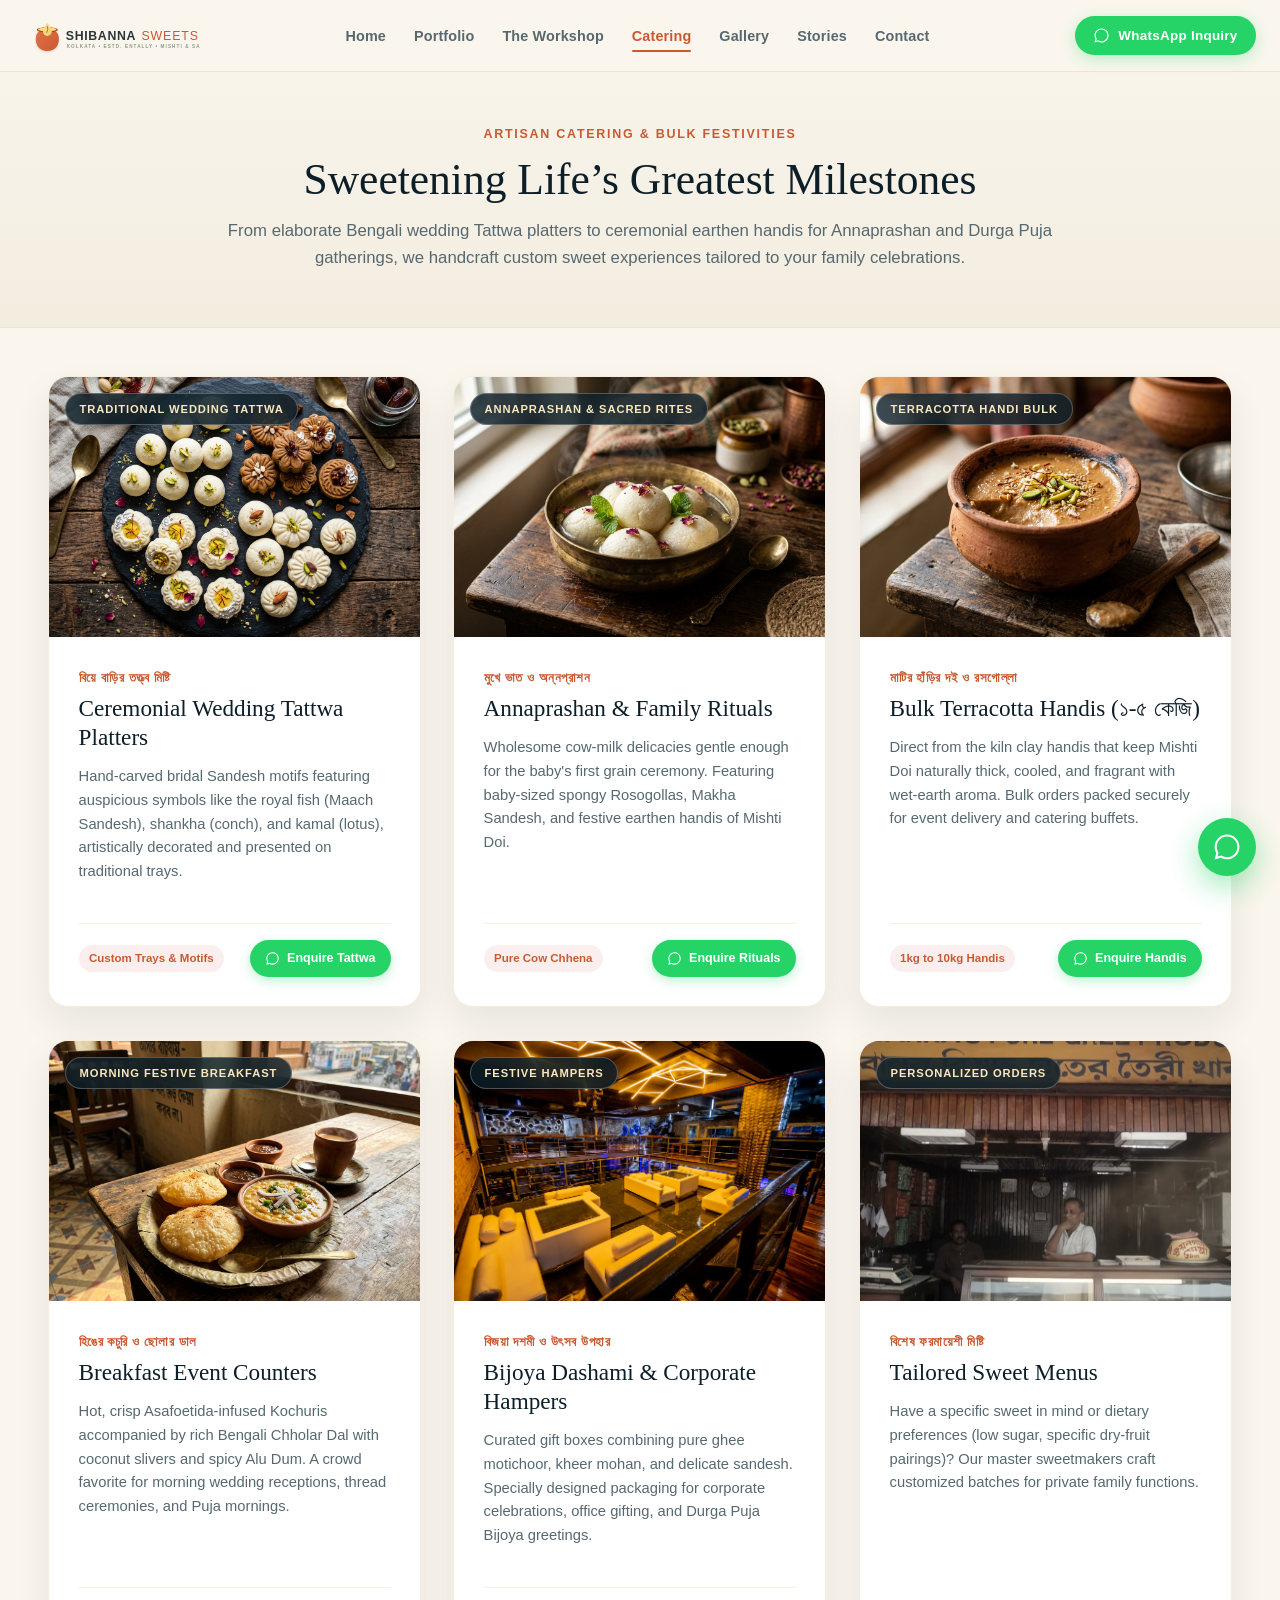
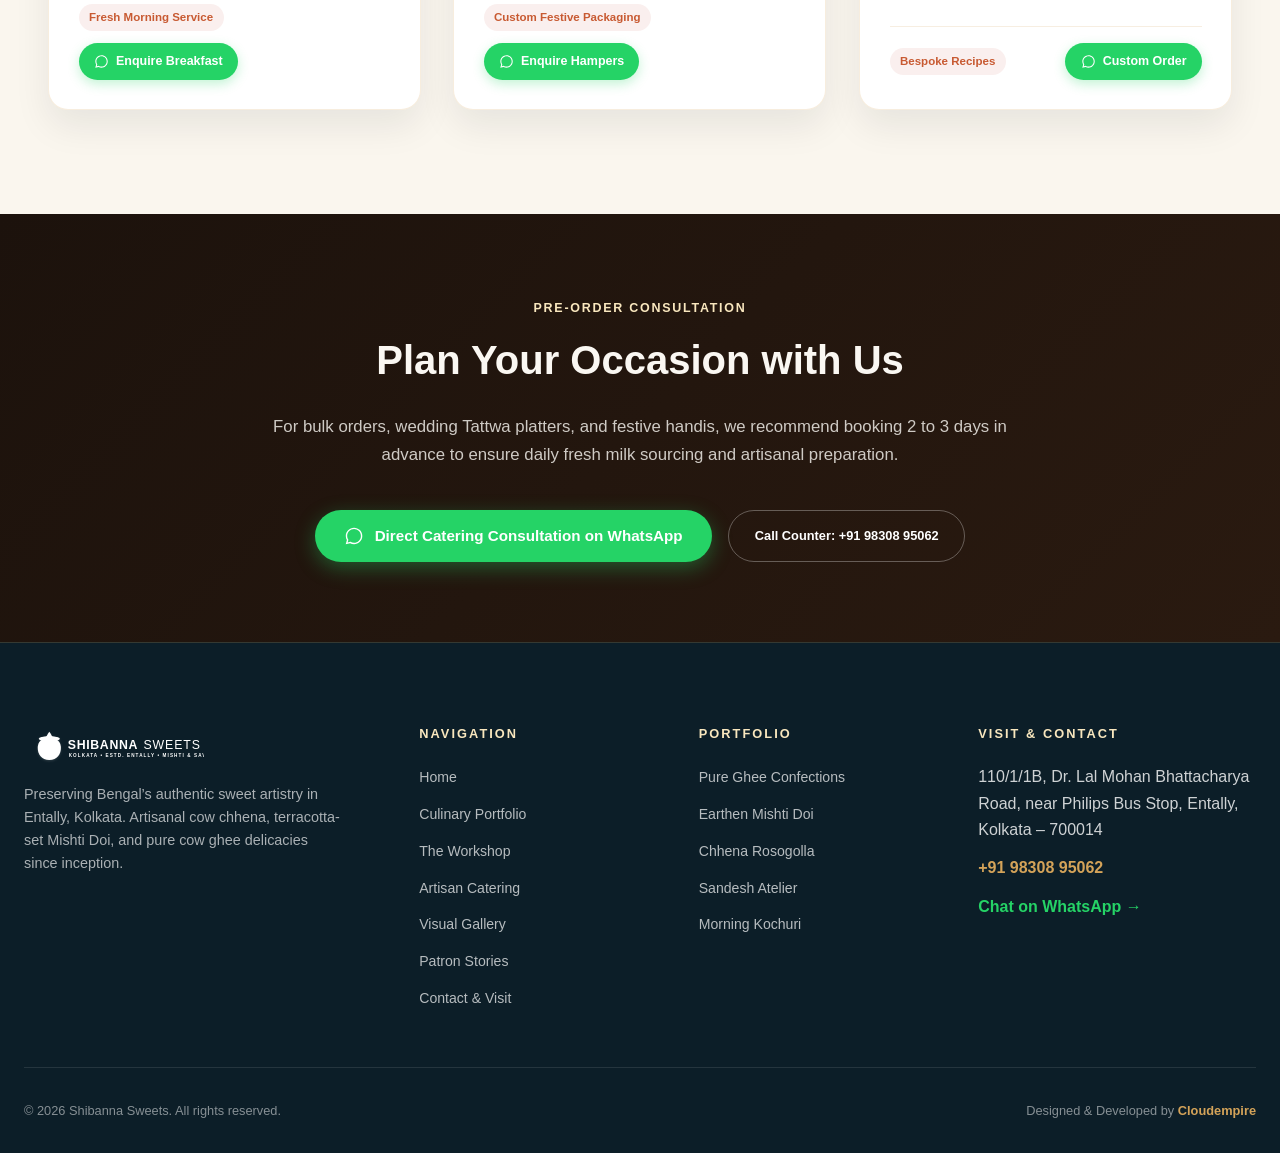
<file: catering.html>
<!DOCTYPE html>
<html lang="en">
<head>
  <meta charset="UTF-8">
  <meta name="viewport" content="width=device-width, initial-scale=1.0">
  <title>Artisan Catering &amp; Bulk Festivities | Shibanna Sweets Kolkata</title>
  <meta name="description" content="Artisanal Bengali sweet catering for weddings, Rice ceremonies (Annaprashan), Durga Puja, and corporate festivities by Shibanna Sweets, Entally, Kolkata. Handcrafted Tattwa trays and clay handis.">
  <link rel="canonical" href="https://cloudempiretech.github.io/shibanna-sweets-kolkata/catering.html">
  <link rel="icon" type="image/svg+xml" href="assets/images/favicon.svg">
  <link rel="apple-touch-icon" href="apple-touch-icon.png">
  <link rel="preconnect" href="https://fonts.googleapis.com">
  <link rel="preconnect" href="https://fonts.gstatic.com" crossorigin>
  <link href="https://fonts.googleapis.com/css2?family=Cinzel:wght@500;600;700;800&family=Plus+Jakarta+Sans:wght@300;400;500;600;700&family=Playfair+Display:ital,wght@0,600;0,700;1,400&family=Noto+Serif+Bengali:wght@400;600;700&display=swap" rel="stylesheet">
  <link rel="stylesheet" href="styles.css">
</head>
<body>

  <!-- Navigation -->
  <header class="site-header" role="banner">
    <div class="nav-container">
      <a href="index.html" class="nav-brand" aria-label="Shibanna Sweets Home">
        <img src="assets/images/logo.svg" alt="Shibanna Sweets Logo" class="nav-logo" width="190" height="44">
      </a>
      
      <nav aria-label="Main Navigation">
        <ul class="nav-links">
          <li><a href="index.html">Home</a></li>
          <li><a href="sweets.html">Portfolio</a></li>
          <li><a href="about.html">The Workshop</a></li>
          <li><a href="catering.html" class="active">Catering</a></li>
          <li><a href="gallery.html">Gallery</a></li>
          <li><a href="reviews.html">Stories</a></li>
          <li><a href="contact.html">Contact</a></li>
        </ul>
      </nav>

      <div class="nav-actions">
        <a href="https://wa.me/919830895062?text=Hi%20Shibanna%20Sweets%2C%20I%20am%20enquiring%20about%20catering%20services%20for%20an%20event." target="_blank" rel="noopener noreferrer" class="btn-nav-wa" aria-label="WhatsApp Inquiry">
          <svg viewBox="0 0 24 24"><path d="M12.04 2C6.58 2 2.13 6.45 2.13 11.91C2.13 13.66 2.59 15.36 3.45 16.86L2.05 22L7.3 20.62C8.75 21.41 10.38 21.83 12.04 21.83C17.5 21.83 21.95 17.38 21.95 11.92C21.95 9.27 20.92 6.78 19.05 4.91C17.18 3.03 14.69 2 12.04 2M12.05 3.67C14.25 3.67 16.31 4.53 17.87 6.09C19.42 7.65 20.28 9.72 20.28 11.92C20.28 16.46 16.58 20.15 12.04 20.15C10.56 20.15 9.11 19.76 7.85 19.01L7.55 18.83L4.43 19.65L5.26 16.61L5.06 16.29C4.24 14.99 3.8 13.47 3.8 11.91C3.81 7.37 7.5 3.67 12.05 3.67Z"/></svg>
          <span>WhatsApp Inquiry</span>
        </a>
        <button class="mobile-toggle" aria-label="Toggle navigation menu" aria-expanded="false">
          <svg class="icon-hamburger" width="24" height="24" viewBox="0 0 24 24" fill="none" stroke="currentColor" stroke-width="2.2"><path d="M4 6h16M4 12h16M4 18h16"/></svg>
          <svg class="icon-close" style="display:none;" width="24" height="24" viewBox="0 0 24 24" fill="none" stroke="currentColor" stroke-width="2.2"><path d="M18 6L6 18M6 6l12 12"/></svg>
        </button>
      </div>
    </div>
  </header>

  <!-- Subpage Header Banner -->
  <section class="subpage-banner" aria-label="Catering Introduction">
    <div class="shell reveal">
      <span class="portfolio-eyebrow">Artisan Catering &amp; Bulk Festivities</span>
      <h1 class="portfolio-group-title">Sweetening Life’s Greatest Milestones</h1>
      <p class="portfolio-group-desc">
        From elaborate Bengali wedding Tattwa platters to ceremonial earthen handis for Annaprashan and Durga Puja gatherings, we handcraft custom sweet experiences tailored to your family celebrations.
      </p>
    </div>
  </section>

  <!-- Catering Services Grid -->
  <section class="portfolio-directory-wrap" style="padding-top: 3rem;">
    <div style="max-width: 1320px; margin: 0 auto; padding: 0 1.5rem;">

      <div class="portfolio-grid">
        <!-- 1. Bengali Wedding Tattwa -->
        <article class="portfolio-card reveal">
          <div class="portfolio-card-media">
            <img src="assets/images/sandesh-platter.jpg" alt="Bengali Wedding Tattwa Sandesh creations by Shibanna Sweets" loading="lazy">
            <span class="portfolio-card-tag">Traditional Wedding Tattwa</span>
          </div>
          <div class="portfolio-card-body">
            <span class="portfolio-card-bengali">বিয়ে বাড়ির তত্ত্ব মিষ্টি</span>
            <h3 class="portfolio-card-heading">Ceremonial Wedding Tattwa Platters</h3>
            <p class="portfolio-card-text">
              Hand-carved bridal Sandesh motifs featuring auspicious symbols like the royal fish (Maach Sandesh), shankha (conch), and kamal (lotus), artistically decorated and presented on traditional trays.
            </p>
            <div class="portfolio-card-footer">
              <span class="portfolio-card-badge">Custom Trays &amp; Motifs</span>
              <a href="https://wa.me/919830895062?text=Hi%20Shibanna%20Sweets%2C%20I%20am%20enquiring%20about%20Wedding%20Tattwa%20catering." target="_blank" rel="noopener noreferrer" class="btn-card-wa" aria-label="Order Wedding Tattwa on WhatsApp">
                <svg viewBox="0 0 24 24"><path d="M12.04 2C6.58 2 2.13 6.45 2.13 11.91C2.13 13.66 2.59 15.36 3.45 16.86L2.05 22L7.3 20.62C8.75 21.41 10.38 21.83 12.04 21.83C17.5 21.83 21.95 17.38 21.95 11.92C21.95 9.27 20.92 6.78 19.05 4.91C17.18 3.03 14.69 2 12.04 2M12.05 3.67C14.25 3.67 16.31 4.53 17.87 6.09C19.42 7.65 20.28 9.72 20.28 11.92C20.28 16.46 16.58 20.15 12.04 20.15C10.56 20.15 9.11 19.76 7.85 19.01L7.55 18.83L4.43 19.65L5.26 16.61L5.06 16.29C4.24 14.99 3.8 13.47 3.8 11.91C3.81 7.37 7.5 3.67 12.05 3.67Z"/></svg>
                Enquire Tattwa
              </a>
            </div>
          </div>
        </article>

        <!-- 2. Rice Ceremony & Annaprashan -->
        <article class="portfolio-card reveal" data-delay="1">
          <div class="portfolio-card-media">
            <img src="assets/images/rosogolla.jpg" alt="Annaprashan and baby rice ceremony sweets" loading="lazy">
            <span class="portfolio-card-tag">Annaprashan &amp; Sacred Rites</span>
          </div>
          <div class="portfolio-card-body">
            <span class="portfolio-card-bengali">মুখে ভাত ও অন্নপ্রাশন</span>
            <h3 class="portfolio-card-heading">Annaprashan &amp; Family Rituals</h3>
            <p class="portfolio-card-text">
              Wholesome cow-milk delicacies gentle enough for the baby's first grain ceremony. Featuring baby-sized spongy Rosogollas, Makha Sandesh, and festive earthen handis of Mishti Doi.
            </p>
            <div class="portfolio-card-footer">
              <span class="portfolio-card-badge">Pure Cow Chhena</span>
              <a href="https://wa.me/919830895062?text=Hi%20Shibanna%20Sweets%2C%20I%20am%20enquiring%20about%20Annaprashan%20catering." target="_blank" rel="noopener noreferrer" class="btn-card-wa" aria-label="Order Annaprashan sweets on WhatsApp">
                <svg viewBox="0 0 24 24"><path d="M12.04 2C6.58 2 2.13 6.45 2.13 11.91C2.13 13.66 2.59 15.36 3.45 16.86L2.05 22L7.3 20.62C8.75 21.41 10.38 21.83 12.04 21.83C17.5 21.83 21.95 17.38 21.95 11.92C21.95 9.27 20.92 6.78 19.05 4.91C17.18 3.03 14.69 2 12.04 2M12.05 3.67C14.25 3.67 16.31 4.53 17.87 6.09C19.42 7.65 20.28 9.72 20.28 11.92C20.28 16.46 16.58 20.15 12.04 20.15C10.56 20.15 9.11 19.76 7.85 19.01L7.55 18.83L4.43 19.65L5.26 16.61L5.06 16.29C4.24 14.99 3.8 13.47 3.8 11.91C3.81 7.37 7.5 3.67 12.05 3.67Z"/></svg>
                Enquire Rituals
              </a>
            </div>
          </div>
        </article>

        <!-- 3. Terracotta Handis Bulk Orders -->
        <article class="portfolio-card reveal" data-delay="2">
          <div class="portfolio-card-media">
            <img src="assets/images/mishti-doi.jpg" alt="Earthen terracotta handi Mishti Doi catering" loading="lazy">
            <span class="portfolio-card-tag">Terracotta Handi Bulk</span>
          </div>
          <div class="portfolio-card-body">
            <span class="portfolio-card-bengali">মাটির হাঁড়ির দই ও রসগোল্লা</span>
            <h3 class="portfolio-card-heading">Bulk Terracotta Handis (১-৫ কেজি)</h3>
            <p class="portfolio-card-text">
              Direct from the kiln clay handis that keep Mishti Doi naturally thick, cooled, and fragrant with wet-earth aroma. Bulk orders packed securely for event delivery and catering buffets.
            </p>
            <div class="portfolio-card-footer">
              <span class="portfolio-card-badge">1kg to 10kg Handis</span>
              <a href="https://wa.me/919830895062?text=Hi%20Shibanna%20Sweets%2C%20I%20would%20like%20to%20order%20Bulk%20Mishti%20Doi%20Handis." target="_blank" rel="noopener noreferrer" class="btn-card-wa" aria-label="Order Handi Mishti Doi on WhatsApp">
                <svg viewBox="0 0 24 24"><path d="M12.04 2C6.58 2 2.13 6.45 2.13 11.91C2.13 13.66 2.59 15.36 3.45 16.86L2.05 22L7.3 20.62C8.75 21.41 10.38 21.83 12.04 21.83C17.5 21.83 21.95 17.38 21.95 11.92C21.95 9.27 20.92 6.78 19.05 4.91C17.18 3.03 14.69 2 12.04 2M12.05 3.67C14.25 3.67 16.31 4.53 17.87 6.09C19.42 7.65 20.28 9.72 20.28 11.92C20.28 16.46 16.58 20.15 12.04 20.15C10.56 20.15 9.11 19.76 7.85 19.01L7.55 18.83L4.43 19.65L5.26 16.61L5.06 16.29C4.24 14.99 3.8 13.47 3.8 11.91C3.81 7.37 7.5 3.67 12.05 3.67Z"/></svg>
                Enquire Handis
              </a>
            </div>
          </div>
        </article>

        <!-- 4. Morning Kochuri Breakfast Catering -->
        <article class="portfolio-card reveal">
          <div class="portfolio-card-media">
            <img src="assets/images/hing-kochuri.jpg" alt="Morning Hing Kochuri Breakfast catering spreads" loading="lazy">
            <span class="portfolio-card-tag">Morning Festive Breakfast</span>
          </div>
          <div class="portfolio-card-body">
            <span class="portfolio-card-bengali">হিঙের কচুরি ও ছোলার ডাল</span>
            <h3 class="portfolio-card-heading">Breakfast Event Counters</h3>
            <p class="portfolio-card-text">
              Hot, crisp Asafoetida-infused Kochuris accompanied by rich Bengali Chholar Dal with coconut slivers and spicy Alu Dum. A crowd favorite for morning wedding receptions, thread ceremonies, and Puja mornings.
            </p>
            <div class="portfolio-card-footer">
              <span class="portfolio-card-badge">Fresh Morning Service</span>
              <a href="https://wa.me/919830895062?text=Hi%20Shibanna%20Sweets%2C%20I%20am%20enquiring%20about%20Morning%20Kochuri%20breakfast%20catering." target="_blank" rel="noopener noreferrer" class="btn-card-wa" aria-label="Order Kochuri catering on WhatsApp">
                <svg viewBox="0 0 24 24"><path d="M12.04 2C6.58 2 2.13 6.45 2.13 11.91C2.13 13.66 2.59 15.36 3.45 16.86L2.05 22L7.3 20.62C8.75 21.41 10.38 21.83 12.04 21.83C17.5 21.83 21.95 17.38 21.95 11.92C21.95 9.27 20.92 6.78 19.05 4.91C17.18 3.03 14.69 2 12.04 2M12.05 3.67C14.25 3.67 16.31 4.53 17.87 6.09C19.42 7.65 20.28 9.72 20.28 11.92C20.28 16.46 16.58 20.15 12.04 20.15C10.56 20.15 9.11 19.76 7.85 19.01L7.55 18.83L4.43 19.65L5.26 16.61L5.06 16.29C4.24 14.99 3.8 13.47 3.8 11.91C3.81 7.37 7.5 3.67 12.05 3.67Z"/></svg>
                Enquire Breakfast
              </a>
            </div>
          </div>
        </article>

        <!-- 5. Durga Puja & Corporate Hampers -->
        <article class="portfolio-card reveal" data-delay="1">
          <div class="portfolio-card-media">
            <img src="assets/images/storefront-google-maps-2.jpg" alt="Corporate sweet boxes and Durga Puja gifting hampers" loading="lazy">
            <span class="portfolio-card-tag">Festive Hampers</span>
          </div>
          <div class="portfolio-card-body">
            <span class="portfolio-card-bengali">বিজয়া দশমী ও উৎসব উপহার</span>
            <h3 class="portfolio-card-heading">Bijoya Dashami &amp; Corporate Hampers</h3>
            <p class="portfolio-card-text">
              Curated gift boxes combining pure ghee motichoor, kheer mohan, and delicate sandesh. Specially designed packaging for corporate celebrations, office gifting, and Durga Puja Bijoya greetings.
            </p>
            <div class="portfolio-card-footer">
              <span class="portfolio-card-badge">Custom Festive Packaging</span>
              <a href="https://wa.me/919830895062?text=Hi%20Shibanna%20Sweets%2C%20I%20am%20enquiring%20about%20Corporate%20or%20Festive%20Gift%20Boxes." target="_blank" rel="noopener noreferrer" class="btn-card-wa" aria-label="Order Corporate Hampers on WhatsApp">
                <svg viewBox="0 0 24 24"><path d="M12.04 2C6.58 2 2.13 6.45 2.13 11.91C2.13 13.66 2.59 15.36 3.45 16.86L2.05 22L7.3 20.62C8.75 21.41 10.38 21.83 12.04 21.83C17.5 21.83 21.95 17.38 21.95 11.92C21.95 9.27 20.92 6.78 19.05 4.91C17.18 3.03 14.69 2 12.04 2M12.05 3.67C14.25 3.67 16.31 4.53 17.87 6.09C19.42 7.65 20.28 9.72 20.28 11.92C20.28 16.46 16.58 20.15 12.04 20.15C10.56 20.15 9.11 19.76 7.85 19.01L7.55 18.83L4.43 19.65L5.26 16.61L5.06 16.29C4.24 14.99 3.8 13.47 3.8 11.91C3.81 7.37 7.5 3.67 12.05 3.67Z"/></svg>
                Enquire Hampers
              </a>
            </div>
          </div>
        </article>

        <!-- 6. Custom Artisanal Orders -->
        <article class="portfolio-card reveal" data-delay="2">
          <div class="portfolio-card-media">
            <img src="assets/images/hero-poster.jpg" alt="Artisanal custom sweet catering craftsmanship" loading="lazy">
            <span class="portfolio-card-tag">Personalized Orders</span>
          </div>
          <div class="portfolio-card-body">
            <span class="portfolio-card-bengali">বিশেষ ফরমায়েশী মিষ্টি</span>
            <h3 class="portfolio-card-heading">Tailored Sweet Menus</h3>
            <p class="portfolio-card-text">
              Have a specific sweet in mind or dietary preferences (low sugar, specific dry-fruit pairings)? Our master sweetmakers craft customized batches for private family functions.
            </p>
            <div class="portfolio-card-footer">
              <span class="portfolio-card-badge">Bespoke Recipes</span>
              <a href="https://wa.me/919830895062?text=Hi%20Shibanna%20Sweets%2C%20I%20would%20like%20to%20discuss%20a%20customized%20sweet%20order." target="_blank" rel="noopener noreferrer" class="btn-card-wa" aria-label="Order custom sweets on WhatsApp">
                <svg viewBox="0 0 24 24"><path d="M12.04 2C6.58 2 2.13 6.45 2.13 11.91C2.13 13.66 2.59 15.36 3.45 16.86L2.05 22L7.3 20.62C8.75 21.41 10.38 21.83 12.04 21.83C17.5 21.83 21.95 17.38 21.95 11.92C21.95 9.27 20.92 6.78 19.05 4.91C17.18 3.03 14.69 2 12.04 2M12.05 3.67C14.25 3.67 16.31 4.53 17.87 6.09C19.42 7.65 20.28 9.72 20.28 11.92C20.28 16.46 16.58 20.15 12.04 20.15C10.56 20.15 9.11 19.76 7.85 19.01L7.55 18.83L4.43 19.65L5.26 16.61L5.06 16.29C4.24 14.99 3.8 13.47 3.8 11.91C3.81 7.37 7.5 3.67 12.05 3.67Z"/></svg>
                Custom Order
              </a>
            </div>
          </div>
        </article>

      </div>
    </div>
  </section>

  <!-- Catering Booking CTA Section -->
  <section class="section" style="background: linear-gradient(135deg, #1C120C 0%, #2A1A10 100%); color: #FAF7F2; padding: 5rem 1.5rem; text-align: center;">
    <div style="max-width: 800px; margin: 0 auto;" class="reveal">
      <span class="portfolio-eyebrow" style="color: var(--gold-light);">Pre-Order Consultation</span>
      <h2 style="font-family: var(--font-display); font-size: clamp(1.8rem, 3.5vw, 2.5rem); margin-bottom: 1.25rem;">Plan Your Occasion with Us</h2>
      <p style="color: rgba(250, 247, 242, 0.8); line-height: 1.7; margin-bottom: 2.5rem; font-size: 1.05rem;">
        For bulk orders, wedding Tattwa platters, and festive handis, we recommend booking 2 to 3 days in advance to ensure daily fresh milk sourcing and artisanal preparation.
      </p>
      <div style="display: flex; gap: 1rem; justify-content: center; flex-wrap: wrap;">
        <a href="https://wa.me/919830895062?text=Hi%20Shibanna%20Sweets%2C%20I%20would%20like%20to%20plan%20catering%20for%20an%20upcoming%20event." target="_blank" rel="noopener noreferrer" class="btn-primary-wa">
          <svg viewBox="0 0 24 24"><path d="M12.04 2C6.58 2 2.13 6.45 2.13 11.91C2.13 13.66 2.59 15.36 3.45 16.86L2.05 22L7.3 20.62C8.75 21.41 10.38 21.83 12.04 21.83C17.5 21.83 21.95 17.38 21.95 11.92C21.95 9.27 20.92 6.78 19.05 4.91C17.18 3.03 14.69 2 12.04 2M12.05 3.67C14.25 3.67 16.31 4.53 17.87 6.09C19.42 7.65 20.28 9.72 20.28 11.92C20.28 16.46 16.58 20.15 12.04 20.15C10.56 20.15 9.11 19.76 7.85 19.01L7.55 18.83L4.43 19.65L5.26 16.61L5.06 16.29C4.24 14.99 3.8 13.47 3.8 11.91C3.81 7.37 7.5 3.67 12.05 3.67Z"/></svg>
          Direct Catering Consultation on WhatsApp
        </a>
        <a href="tel:+919830895062" class="btn-card-inquire" style="border-color: rgba(255,255,255,0.3); color: white; background: transparent; padding: 0.85rem 1.6rem;">
          Call Counter: +91 98308 95062
        </a>
      </div>
    </div>
  </section>

  <!-- FLOATING WHATSAPP BUTTON -->
  <a href="https://wa.me/919830895062?text=Hi%20Shibanna%20Sweets%2C%20I%20am%20enquiring%20about%20catering%20services." class="fab-whatsapp" target="_blank" rel="noopener noreferrer" aria-label="Open WhatsApp to chat with Shibanna Sweets">
    <svg viewBox="0 0 24 24"><path d="M12.04 2C6.58 2 2.13 6.45 2.13 11.91C2.13 13.66 2.59 15.36 3.45 16.86L2.05 22L7.3 20.62C8.75 21.41 10.38 21.83 12.04 21.83C17.5 21.83 21.95 17.38 21.95 11.92C21.95 9.27 20.92 6.78 19.05 4.91C17.18 3.03 14.69 2 12.04 2M12.05 3.67C14.25 3.67 16.31 4.53 17.87 6.09C19.42 7.65 20.28 9.72 20.28 11.92C20.28 16.46 16.58 20.15 12.04 20.15C10.56 20.15 9.11 19.76 7.85 19.01L7.55 18.83L4.43 19.65L5.26 16.61L5.06 16.29C4.24 14.99 3.8 13.47 3.8 11.91C3.81 7.37 7.5 3.67 12.05 3.67Z"/></svg>
  </a>

  <!-- FOOTER -->
  <footer class="site-footer" role="contentinfo">
    <div class="footer-container">
      <div class="footer-brand">
        <img src="assets/images/logo.svg" alt="Shibanna Sweets Logo" width="180" height="44" style="filter: brightness(0) invert(1);">
        <p>
          Preserving Bengal’s authentic sweet artistry in Entally, Kolkata. Artisanal cow chhena, terracotta-set Mishti Doi, and pure cow ghee delicacies since inception.
        </p>
      </div>

      <div class="footer-col">
        <h4>Navigation</h4>
        <ul class="footer-links">
          <li><a href="index.html">Home</a></li>
          <li><a href="sweets.html">Culinary Portfolio</a></li>
          <li><a href="about.html">The Workshop</a></li>
          <li><a href="catering.html">Artisan Catering</a></li>
          <li><a href="gallery.html">Visual Gallery</a></li>
          <li><a href="reviews.html">Patron Stories</a></li>
          <li><a href="contact.html">Contact &amp; Visit</a></li>
        </ul>
      </div>

      <div class="footer-col">
        <h4>Portfolio</h4>
        <ul class="footer-links">
          <li><a href="sweets.html#ghee">Pure Ghee Confections</a></li>
          <li><a href="sweets.html#doi">Earthen Mishti Doi</a></li>
          <li><a href="sweets.html#chhena">Chhena Rosogolla</a></li>
          <li><a href="sweets.html#sandesh">Sandesh Atelier</a></li>
          <li><a href="sweets.html#savouries">Morning Kochuri</a></li>
        </ul>
      </div>

      <div class="footer-col">
        <h4>Visit &amp; Contact</h4>
        <p style="margin-bottom:0.75rem;">110/1/1B, Dr. Lal Mohan Bhattacharya Road, near Philips Bus Stop, Entally, Kolkata – 700014</p>
        <p style="margin-bottom:0.75rem;"><a href="tel:+919830895062" style="color:var(--gold); font-weight:700;">+91 98308 95062</a></p>
        <p><a href="https://wa.me/919830895062?text=Hi%20Shibanna%20Sweets" target="_blank" rel="noopener noreferrer" style="color:#25D366; font-weight:700;">Chat on WhatsApp &rarr;</a></p>
      </div>
    </div>

    <div class="footer-bottom">
      <div>&copy; 2026 Shibanna Sweets. All rights reserved.</div>
      <div class="footer-dev">Designed &amp; Developed by <a href="https://cloudempire.tech/" target="_blank" rel="noopener noreferrer">Cloudempire</a></div>
    </div>
  </footer>

  <script src="script.js"></script>
</body>
</html>
</file>
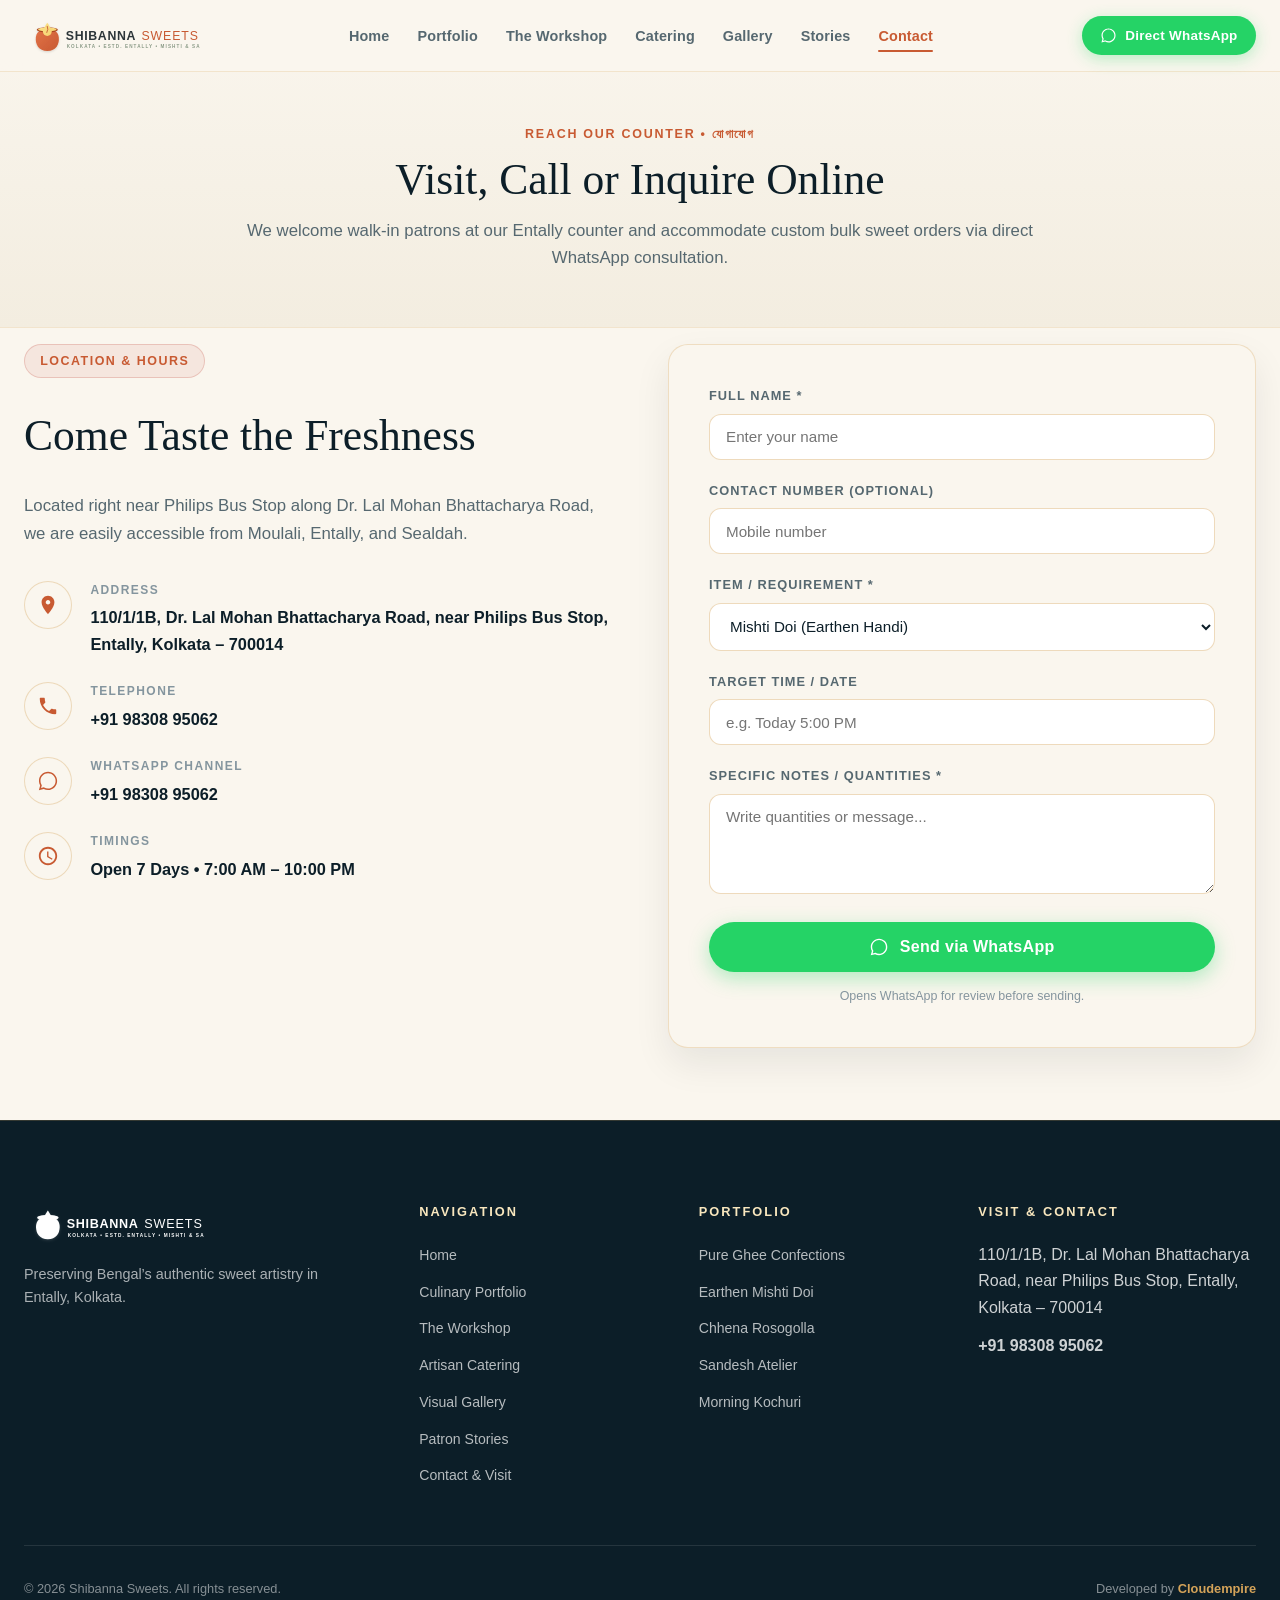
<file: contact.html>
<!DOCTYPE html>
<html lang="en">
<head>
  <meta charset="UTF-8">
  <meta name="viewport" content="width=device-width, initial-scale=1.0">
  <title>Contact &amp; Orders | Shibanna Sweets Kolkata</title>
  <meta name="description" content="Visit Shibanna Sweets at 110/1/1B Dr. Lal Mohan Bhattacharya Road, Entally, Kolkata. Call +91 98308 95062 or send a direct WhatsApp enquiry.">
  <link rel="canonical" href="https://cloudempiretech.github.io/shibanna-sweets-kolkata/contact.html">
  <link rel="icon" type="image/svg+xml" href="assets/images/favicon.svg">
  <link rel="apple-touch-icon" href="apple-touch-icon.png">
  <link rel="stylesheet" href="styles.css">
</head>
<body>

  <!-- Navigation -->
  <header class="site-header" role="banner">
    <div class="nav-container">
      <a href="index.html" class="nav-brand" aria-label="Shibanna Sweets Home">
        <img src="assets/images/logo.svg" alt="Shibanna Sweets Logo" class="nav-logo" width="190" height="48">
      </a>
      
      <nav aria-label="Main Navigation">
        <ul class="nav-links">
          <li><a href="index.html">Home</a></li>
          <li><a href="sweets.html">Portfolio</a></li>
          <li><a href="about.html">The Workshop</a></li>
          <li><a href="catering.html">Catering</a></li>
          <li><a href="gallery.html">Gallery</a></li>
          <li><a href="reviews.html">Stories</a></li>
          <li><a href="contact.html" class="active">Contact</a></li>
        </ul>
      </nav>

      <div class="nav-actions">
        <a href="https://wa.me/919830895062?text=Hi%20Shibanna%20Sweets%2C%20I%20would%20like%20to%20get%20in%20touch." target="_blank" rel="noopener noreferrer" class="btn-nav-wa" aria-label="Order on WhatsApp">
          <svg viewBox="0 0 24 24"><path d="M12.04 2C6.58 2 2.13 6.45 2.13 11.91C2.13 13.66 2.59 15.36 3.45 16.86L2.05 22L7.3 20.62C8.75 21.41 10.38 21.83 12.04 21.83C17.5 21.83 21.95 17.38 21.95 11.92C21.95 9.27 20.92 6.78 19.05 4.91C17.18 3.03 14.69 2 12.04 2M12.05 3.67C14.25 3.67 16.31 4.53 17.87 6.09C19.42 7.65 20.28 9.72 20.28 11.92C20.28 16.46 16.58 20.15 12.04 20.15C10.56 20.15 9.11 19.76 7.85 19.01L7.55 18.83L4.43 19.65L5.26 16.61L5.06 16.29C4.24 14.99 3.8 13.47 3.8 11.91C3.81 7.37 7.5 3.67 12.05 3.67Z"/></svg>
          <span>Direct WhatsApp</span>
        </a>
        <button class="mobile-toggle" aria-label="Toggle navigation menu" aria-expanded="false">
          <svg class="icon-hamburger" width="24" height="24" viewBox="0 0 24 24" fill="none" stroke="currentColor" stroke-width="2.2"><path d="M4 6h16M4 12h16M4 18h16"/></svg>
          <svg class="icon-close" style="display:none;" width="24" height="24" viewBox="0 0 24 24" fill="none" stroke="currentColor" stroke-width="2.2"><path d="M18 6L6 18M6 6l12 12"/></svg>
        </button>
      </div>
    </div>
  </header>

  <!-- Subpage Header Banner -->
  <section class="subpage-banner" aria-label="Contact Introduction">
    <div class="shell reveal">
      <span class="portfolio-eyebrow">Reach Our Counter • যোগাযোগ</span>
      <h1 class="portfolio-group-title">Visit, Call or Inquire Online</h1>
      <p class="portfolio-group-desc">
        We welcome walk-in patrons at our Entally counter and accommodate custom bulk sweet orders via direct WhatsApp consultation.
      </p>
    </div>
  </section>

  <!-- Contact Form & Info Grid -->
  <section class="section" style="padding-top: 1rem;">
    <div class="contact-grid">
      <div class="contact-info">
        <span class="section-tag">Location &amp; Hours</span>
        <h3>Come Taste the Freshness</h3>
        <p>Located right near Philips Bus Stop along Dr. Lal Mohan Bhattacharya Road, we are easily accessible from Moulali, Entally, and Sealdah.</p>

        <div class="contact-item">
          <div class="contact-icon" aria-hidden="true">
            <svg viewBox="0 0 24 24"><path d="M12 2C8.13 2 5 5.13 5 9c0 5.25 7 13 7 13s7-7.75 7-13c0-3.87-3.13-7-7-7zm0 9.5c-1.38 0-2.5-1.12-2.5-2.5s1.12-2.5 2.5-2.5 2.5 1.12 2.5 2.5-1.12 2.5-2.5 2.5z"/></svg>
          </div>
          <div>
            <div class="contact-label">Address</div>
            <div class="contact-val">110/1/1B, Dr. Lal Mohan Bhattacharya Road, near Philips Bus Stop, Entally, Kolkata – 700014</div>
          </div>
        </div>

        <div class="contact-item">
          <div class="contact-icon" aria-hidden="true">
            <svg viewBox="0 0 24 24"><path d="M6.62 10.79c1.44 2.83 3.76 5.14 6.59 6.59l2.2-2.2c.27-.27.67-.36 1.02-.24 1.12.37 2.33.57 3.57.57.55 0 1 .45 1 1V20c0 .55-.45 1-1 1-9.39 0-17-7.61-17-17 0-.55.45-1 1-1h3.5c.55 0 1 .45 1 1 0 1.25.2 2.45.57 3.57.11.35.03.74-.25 1.02l-2.2 2.2z"/></svg>
          </div>
          <div>
            <div class="contact-label">Telephone</div>
            <div class="contact-val"><a href="tel:+919830895062">+91 98308 95062</a></div>
          </div>
        </div>

        <div class="contact-item">
          <div class="contact-icon" aria-hidden="true">
            <svg viewBox="0 0 24 24"><path d="M12.04 2C6.58 2 2.13 6.45 2.13 11.91C2.13 13.66 2.59 15.36 3.45 16.86L2.05 22L7.3 20.62C8.75 21.41 10.38 21.83 12.04 21.83C17.5 21.83 21.95 17.38 21.95 11.92C21.95 9.27 20.92 6.78 19.05 4.91C17.18 3.03 14.69 2 12.04 2M12.05 3.67C14.25 3.67 16.31 4.53 17.87 6.09C19.42 7.65 20.28 9.72 20.28 11.92C20.28 16.46 16.58 20.15 12.04 20.15C10.56 20.15 9.11 19.76 7.85 19.01L7.55 18.83L4.43 19.65L5.26 16.61L5.06 16.29C4.24 14.99 3.8 13.47 3.8 11.91C3.81 7.37 7.5 3.67 12.05 3.67Z"/></svg>
          </div>
          <div>
            <div class="contact-label">WhatsApp Channel</div>
            <div class="contact-val"><a href="https://wa.me/919830895062" target="_blank" rel="noopener noreferrer">+91 98308 95062</a></div>
          </div>
        </div>

        <div class="contact-item">
          <div class="contact-icon" aria-hidden="true">
            <svg viewBox="0 0 24 24"><path d="M11.99 2C6.47 2 2 6.48 2 12s4.47 10 9.99 10C17.52 22 22 17.52 22 12S17.52 2 11.99 2zM12 20c-4.42 0-8-3.58-8-8s3.58-8 8-8 8 3.58 8 8-3.58 8-8 8zm.5-13H11v6l5.25 3.15.75-1.23-4.5-2.67z"/></svg>
          </div>
          <div>
            <div class="contact-label">Timings</div>
            <div class="contact-val">Open 7 Days • 7:00 AM – 10:00 PM</div>
          </div>
        </div>
      </div>

      <!-- Live Interactive Form -->
      <form id="whatsappEnquiryForm" class="enquiry-form">
        <div class="form-group">
          <label for="enquiryName">Full Name *</label>
          <input type="text" id="enquiryName" class="form-control" placeholder="Enter your name" required>
        </div>

        <div class="form-group">
          <label for="enquiryPhone">Contact Number (Optional)</label>
          <input type="tel" id="enquiryPhone" class="form-control" placeholder="Mobile number">
        </div>

        <div class="form-group">
          <label for="enquiryItem">Item / Requirement *</label>
          <select id="enquiryItem" class="form-control" required>
            <option value="Mishti Doi (Earthen Handi)">Mishti Doi (Earthen Handi)</option>
            <option value="Spongy Rosogolla Box">Spongy Rosogolla Box</option>
            <option value="Sandesh Selection Box">Sandesh Selection Box</option>
            <option value="Morning Hing Kochuri">Morning Hing Kochuri</option>
            <option value="Bulk Catering / Festive Box">Bulk Catering / Festive Box</option>
          </select>
        </div>

        <div class="form-group">
          <label for="enquiryTime">Target Time / Date</label>
          <input type="text" id="enquiryTime" class="form-control" placeholder="e.g. Today 5:00 PM">
        </div>

        <div class="form-group">
          <label for="enquiryMessage">Specific Notes / Quantities *</label>
          <textarea id="enquiryMessage" class="form-control" placeholder="Write quantities or message..." required></textarea>
        </div>

        <button type="submit" class="btn-submit-wa">
          <svg viewBox="0 0 24 24"><path d="M12.04 2C6.58 2 2.13 6.45 2.13 11.91C2.13 13.66 2.59 15.36 3.45 16.86L2.05 22L7.3 20.62C8.75 21.41 10.38 21.83 12.04 21.83C17.5 21.83 21.95 17.38 21.95 11.92C21.95 9.27 20.92 6.78 19.05 4.91C17.18 3.03 14.69 2 12.04 2M12.05 3.67C14.25 3.67 16.31 4.53 17.87 6.09C19.42 7.65 20.28 9.72 20.28 11.92C20.28 16.46 16.58 20.15 12.04 20.15C10.56 20.15 9.11 19.76 7.85 19.01L7.55 18.83L4.43 19.65L5.26 16.61L5.06 16.29C4.24 14.99 3.8 13.47 3.8 11.91C3.81 7.37 7.5 3.67 12.05 3.67Z"/></svg>
          <span>Send via WhatsApp</span>
        </button>

        <p class="wa-notice">
          Opens WhatsApp for review before sending.
        </p>
      </form>
    </div>
  </section>

  <!-- Footer -->
  <footer class="site-footer" role="contentinfo">
    <div class="footer-container">
      <div class="footer-brand">
        <img src="assets/images/logo.svg" alt="Shibanna Sweets Logo" width="180" height="46" style="filter: brightness(0) invert(1);">
        <p>Preserving Bengal’s authentic sweet artistry in Entally, Kolkata.</p>
      </div>
      <div class="footer-col">
        <h4>Navigation</h4>
        <ul class="footer-links">
          <li><a href="index.html">Home</a></li>
          <li><a href="sweets.html">Culinary Portfolio</a></li>
          <li><a href="about.html">The Workshop</a></li>
          <li><a href="catering.html">Artisan Catering</a></li>
          <li><a href="gallery.html">Visual Gallery</a></li>
          <li><a href="reviews.html">Patron Stories</a></li>
          <li><a href="contact.html">Contact &amp; Visit</a></li>
        </ul>
      </div>
      <div class="footer-col">
        <h4>Portfolio</h4>
        <ul class="footer-links">
          <li><a href="sweets.html#ghee">Pure Ghee Confections</a></li>
          <li><a href="sweets.html#doi">Earthen Mishti Doi</a></li>
          <li><a href="sweets.html#chhena">Chhena Rosogolla</a></li>
          <li><a href="sweets.html#sandesh">Sandesh Atelier</a></li>
          <li><a href="sweets.html#savouries">Morning Kochuri</a></li>
        </ul>
      </div>
      <div class="footer-col">
        <h4>Visit &amp; Contact</h4>
        <p style="margin-bottom:0.75rem;">110/1/1B, Dr. Lal Mohan Bhattacharya Road, near Philips Bus Stop, Entally, Kolkata – 700014</p>
        <p><a href="tel:+919830895062" style="color:var(--secondary); font-weight:600;">+91 98308 95062</a></p>
      </div>
    </div>
    <div class="footer-bottom">
      <div>&copy; 2026 Shibanna Sweets. All rights reserved.</div>
      <div class="footer-dev">Developed by <a href="https://cloudempiretech.github.io/" target="_blank" rel="noopener noreferrer">Cloudempire</a></div>
    </div>
  </footer>

  <script src="script.js"></script>
</body>
</html>
</file>
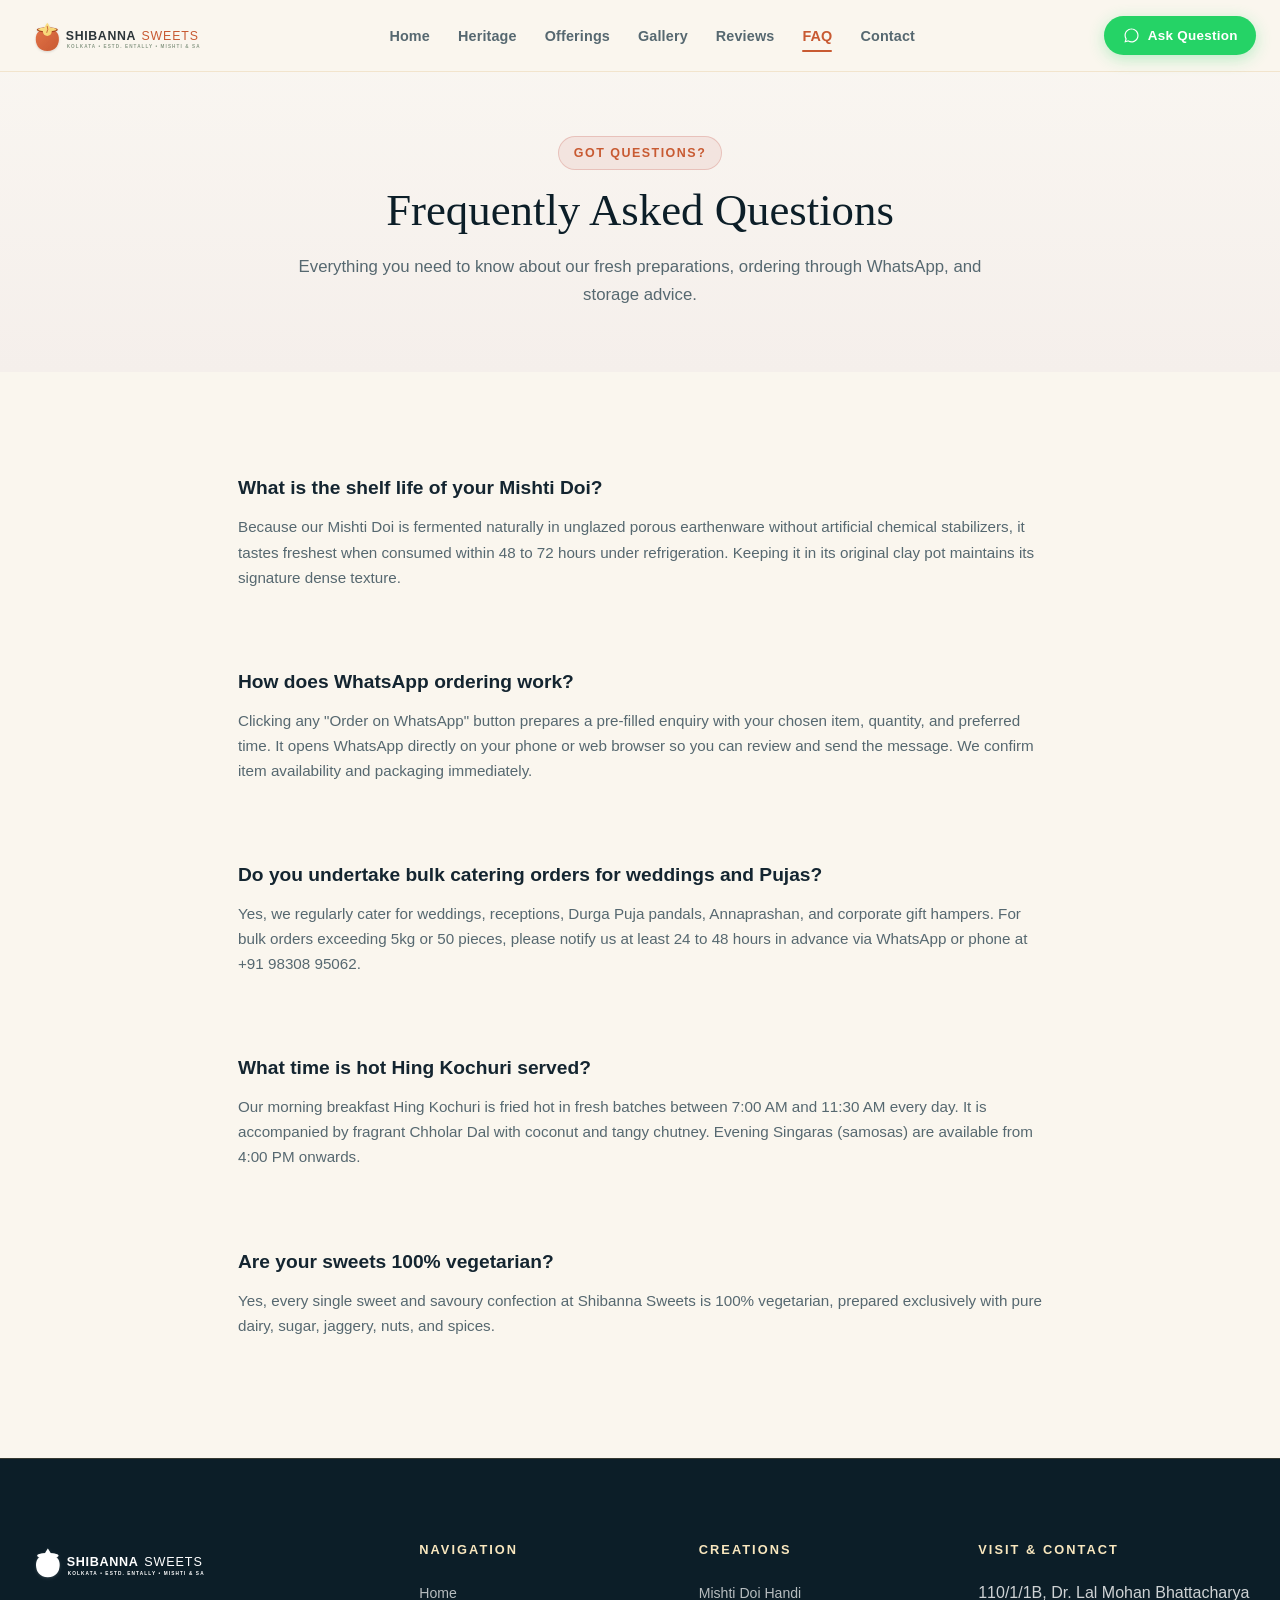
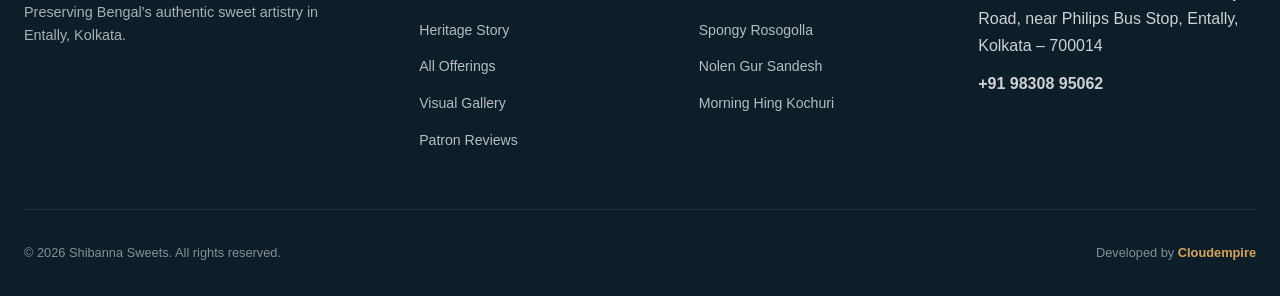
<file: faq.html>
<!DOCTYPE html>
<html lang="en">
<head>
  <meta charset="UTF-8">
  <meta name="viewport" content="width=device-width, initial-scale=1.0">
  <title>Frequently Asked Questions | Shibanna Sweets Kolkata</title>
  <meta name="description" content="Answers about shelf life of Mishti Doi, bulk catering, morning Hing Kochuri timings, and WhatsApp ordering at Shibanna Sweets.">
  <link rel="canonical" href="https://cloudempiretech.github.io/shibanna-sweets-kolkata/faq.html">
  <link rel="icon" type="image/svg+xml" href="assets/images/favicon.svg">
  <link rel="apple-touch-icon" href="apple-touch-icon.png">
  <link rel="stylesheet" href="styles.css">
  <style>
    .faq-container {
      max-width: 860px;
      margin: 0 auto;
    }
    .faq-item {
      background: var(--white);
      border: 1px solid var(--card-border);
      border-radius: var(--radius-md);
      padding: 1.75rem;
      margin-bottom: 1.25rem;
      box-shadow: var(--shadow-sm);
    }
    .faq-question {
      font-size: 1.2rem;
      font-weight: 700;
      color: var(--dark);
      margin-bottom: 0.65rem;
    }
    .faq-answer {
      font-size: 0.95rem;
      color: var(--text-secondary);
      line-height: 1.65;
    }
  </style>
</head>
<body>

  <!-- Navigation -->
  <header class="site-header" role="banner">
    <div class="nav-container">
      <a href="index.html" class="nav-brand" aria-label="Shibanna Sweets Home">
        <img src="assets/images/logo.svg" alt="Shibanna Sweets Logo" class="nav-logo" width="190" height="48">
      </a>
      
      <nav aria-label="Main Navigation">
        <ul class="nav-links">
          <li><a href="index.html">Home</a></li>
          <li><a href="about.html">Heritage</a></li>
          <li><a href="sweets.html">Offerings</a></li>
          <li><a href="gallery.html">Gallery</a></li>
          <li><a href="reviews.html">Reviews</a></li>
          <li><a href="faq.html" class="active">FAQ</a></li>
          <li><a href="contact.html">Contact</a></li>
        </ul>
      </nav>

      <div class="nav-actions">
        <a href="https://wa.me/919830895062?text=Hi%20Shibanna%20Sweets%2C%20I%20have%20a%20question%20about%20your%20sweets." target="_blank" rel="noopener noreferrer" class="btn-nav-wa" aria-label="Order on WhatsApp">
          <svg viewBox="0 0 24 24"><path d="M12.04 2C6.58 2 2.13 6.45 2.13 11.91C2.13 13.66 2.59 15.36 3.45 16.86L2.05 22L7.3 20.62C8.75 21.41 10.38 21.83 12.04 21.83C17.5 21.83 21.95 17.38 21.95 11.92C21.95 9.27 20.92 6.78 19.05 4.91C17.18 3.03 14.69 2 12.04 2M12.05 3.67C14.25 3.67 16.31 4.53 17.87 6.09C19.42 7.65 20.28 9.72 20.28 11.92C20.28 16.46 16.58 20.15 12.04 20.15C10.56 20.15 9.11 19.76 7.85 19.01L7.55 18.83L4.43 19.65L5.26 16.61L5.06 16.29C4.24 14.99 3.8 13.47 3.8 11.91C3.81 7.37 7.5 3.67 12.05 3.67Z"/></svg>
          <span>Ask Question</span>
        </a>
        <button class="mobile-toggle" aria-label="Toggle navigation menu">
          <svg width="24" height="24" viewBox="0 0 24 24" fill="none" stroke="currentColor" stroke-width="2"><path d="M4 6h16M4 12h16M4 18h16"/></svg>
        </button>
      </div>
    </div>
  </header>

  <!-- Page Header -->
  <section style="background:linear-gradient(180deg, #FAF7F2 0%, #F5EFEB 100%); padding: 8.5rem 1.5rem 4rem; text-align: center;">
    <div style="max-width: 800px; margin: 0 auto;">
      <span class="section-tag">Got Questions?</span>
      <h1 class="section-title">Frequently Asked Questions</h1>
      <p class="section-subtitle">Everything you need to know about our fresh preparations, ordering through WhatsApp, and storage advice.</p>
    </div>
  </section>

  <!-- FAQ List -->
  <section class="section">
    <div class="faq-container">
      <div class="faq-item">
        <h3 class="faq-question">What is the shelf life of your Mishti Doi?</h3>
        <p class="faq-answer">Because our Mishti Doi is fermented naturally in unglazed porous earthenware without artificial chemical stabilizers, it tastes freshest when consumed within 48 to 72 hours under refrigeration. Keeping it in its original clay pot maintains its signature dense texture.</p>
      </div>

      <div class="faq-item">
        <h3 class="faq-question">How does WhatsApp ordering work?</h3>
        <p class="faq-answer">Clicking any "Order on WhatsApp" button prepares a pre-filled enquiry with your chosen item, quantity, and preferred time. It opens WhatsApp directly on your phone or web browser so you can review and send the message. We confirm item availability and packaging immediately.</p>
      </div>

      <div class="faq-item">
        <h3 class="faq-question">Do you undertake bulk catering orders for weddings and Pujas?</h3>
        <p class="faq-answer">Yes, we regularly cater for weddings, receptions, Durga Puja pandals, Annaprashan, and corporate gift hampers. For bulk orders exceeding 5kg or 50 pieces, please notify us at least 24 to 48 hours in advance via WhatsApp or phone at +91 98308 95062.</p>
      </div>

      <div class="faq-item">
        <h3 class="faq-question">What time is hot Hing Kochuri served?</h3>
        <p class="faq-answer">Our morning breakfast Hing Kochuri is fried hot in fresh batches between 7:00 AM and 11:30 AM every day. It is accompanied by fragrant Chholar Dal with coconut and tangy chutney. Evening Singaras (samosas) are available from 4:00 PM onwards.</p>
      </div>

      <div class="faq-item">
        <h3 class="faq-question">Are your sweets 100% vegetarian?</h3>
        <p class="faq-answer">Yes, every single sweet and savoury confection at Shibanna Sweets is 100% vegetarian, prepared exclusively with pure dairy, sugar, jaggery, nuts, and spices.</p>
      </div>
    </div>
  </section>

  <!-- Footer -->
  <footer class="site-footer" role="contentinfo">
    <div class="footer-container">
      <div class="footer-brand">
        <img src="assets/images/logo.svg" alt="Shibanna Sweets Logo" width="180" height="46" style="filter: brightness(0) invert(1);">
        <p>Preserving Bengal’s authentic sweet artistry in Entally, Kolkata.</p>
      </div>
      <div class="footer-col">
        <h4>Navigation</h4>
        <ul class="footer-links">
          <li><a href="index.html">Home</a></li>
          <li><a href="about.html">Heritage Story</a></li>
          <li><a href="sweets.html">All Offerings</a></li>
          <li><a href="gallery.html">Visual Gallery</a></li>
          <li><a href="reviews.html">Patron Reviews</a></li>
        </ul>
      </div>
      <div class="footer-col">
        <h4>Creations</h4>
        <ul class="footer-links">
          <li><a href="sweets.html#doi">Mishti Doi Handi</a></li>
          <li><a href="sweets.html#rosogolla">Spongy Rosogolla</a></li>
          <li><a href="sweets.html#sandesh">Nolen Gur Sandesh</a></li>
          <li><a href="sweets.html#kochuri">Morning Hing Kochuri</a></li>
        </ul>
      </div>
      <div class="footer-col">
        <h4>Visit &amp; Contact</h4>
        <p style="margin-bottom:0.75rem;">110/1/1B, Dr. Lal Mohan Bhattacharya Road, near Philips Bus Stop, Entally, Kolkata – 700014</p>
        <p><a href="tel:+919830895062" style="color:var(--secondary); font-weight:600;">+91 98308 95062</a></p>
      </div>
    </div>
    <div class="footer-bottom">
      <div>&copy; 2026 Shibanna Sweets. All rights reserved.</div>
      <div class="footer-dev">Developed by <a href="https://cloudempiretech.github.io/" target="_blank" rel="noopener noreferrer">Cloudempire</a></div>
    </div>
  </footer>

  <script src="script.js"></script>
</body>
</html>
</file>
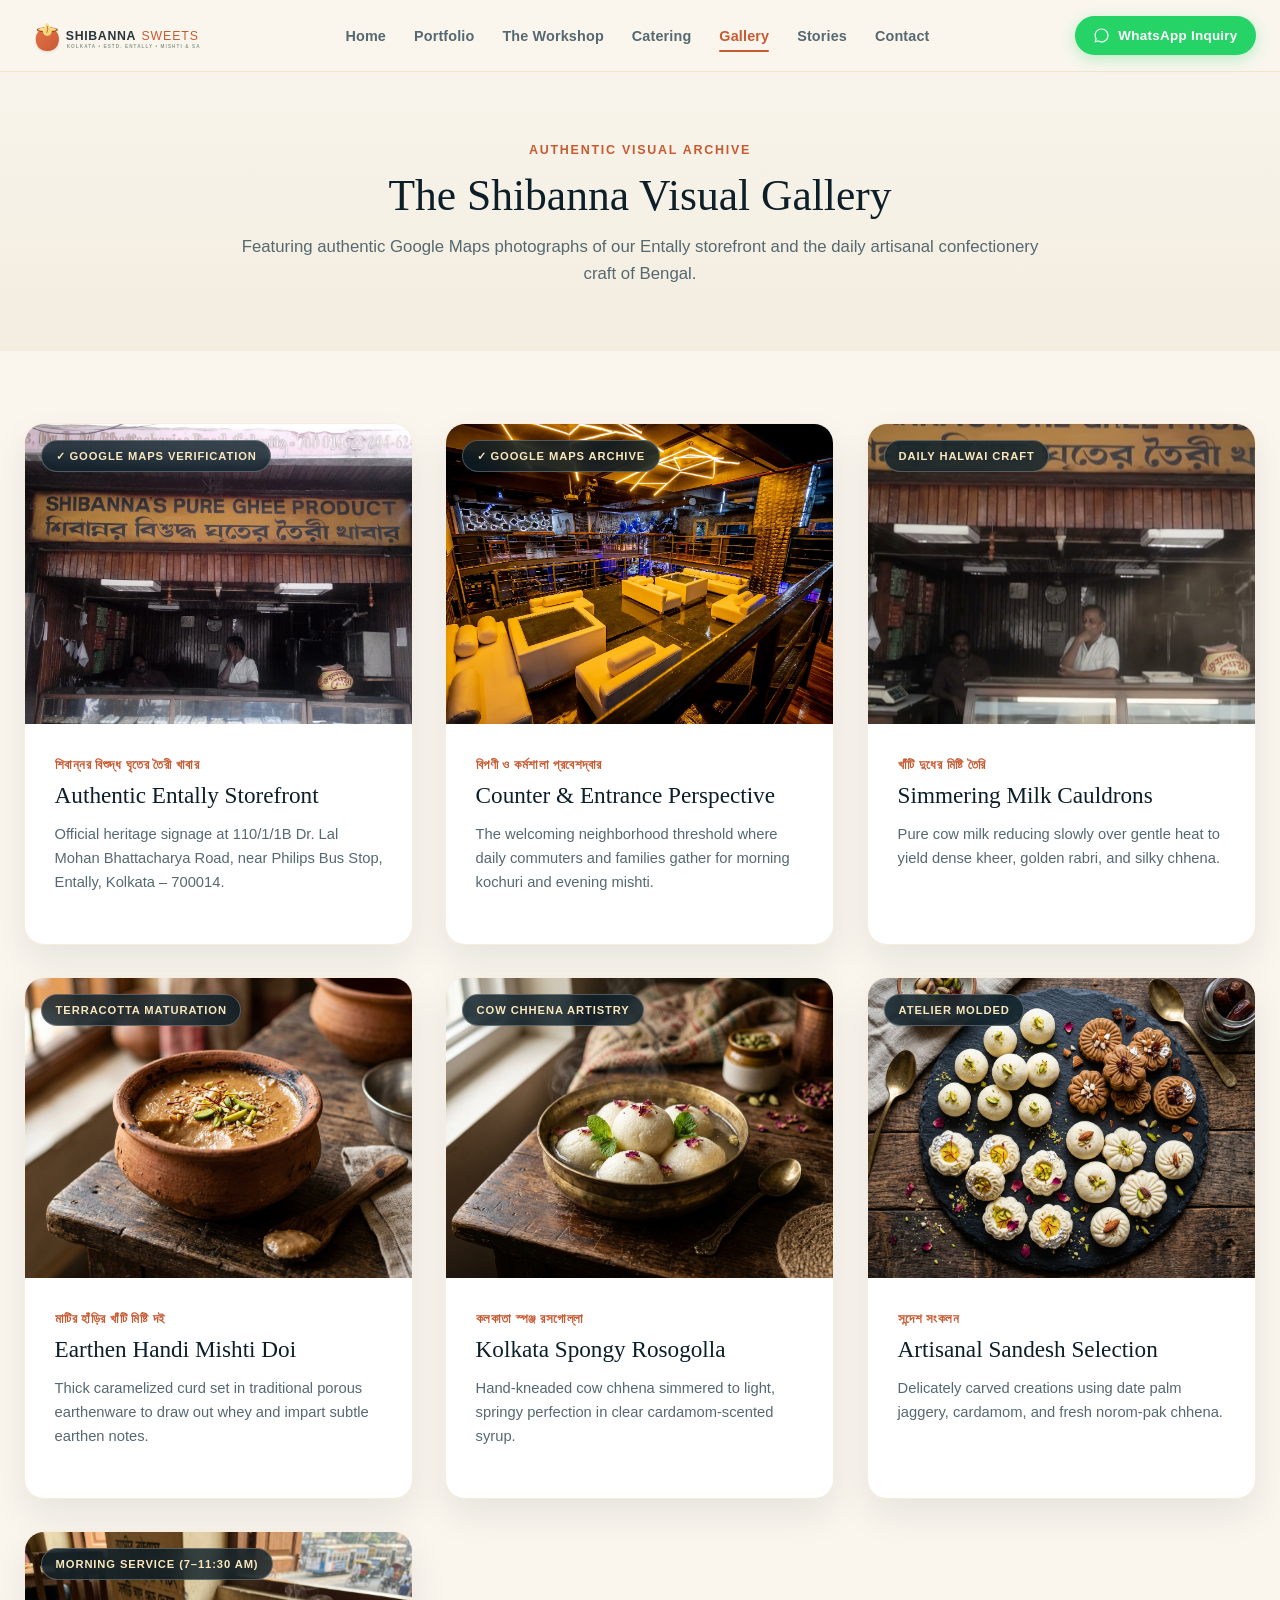
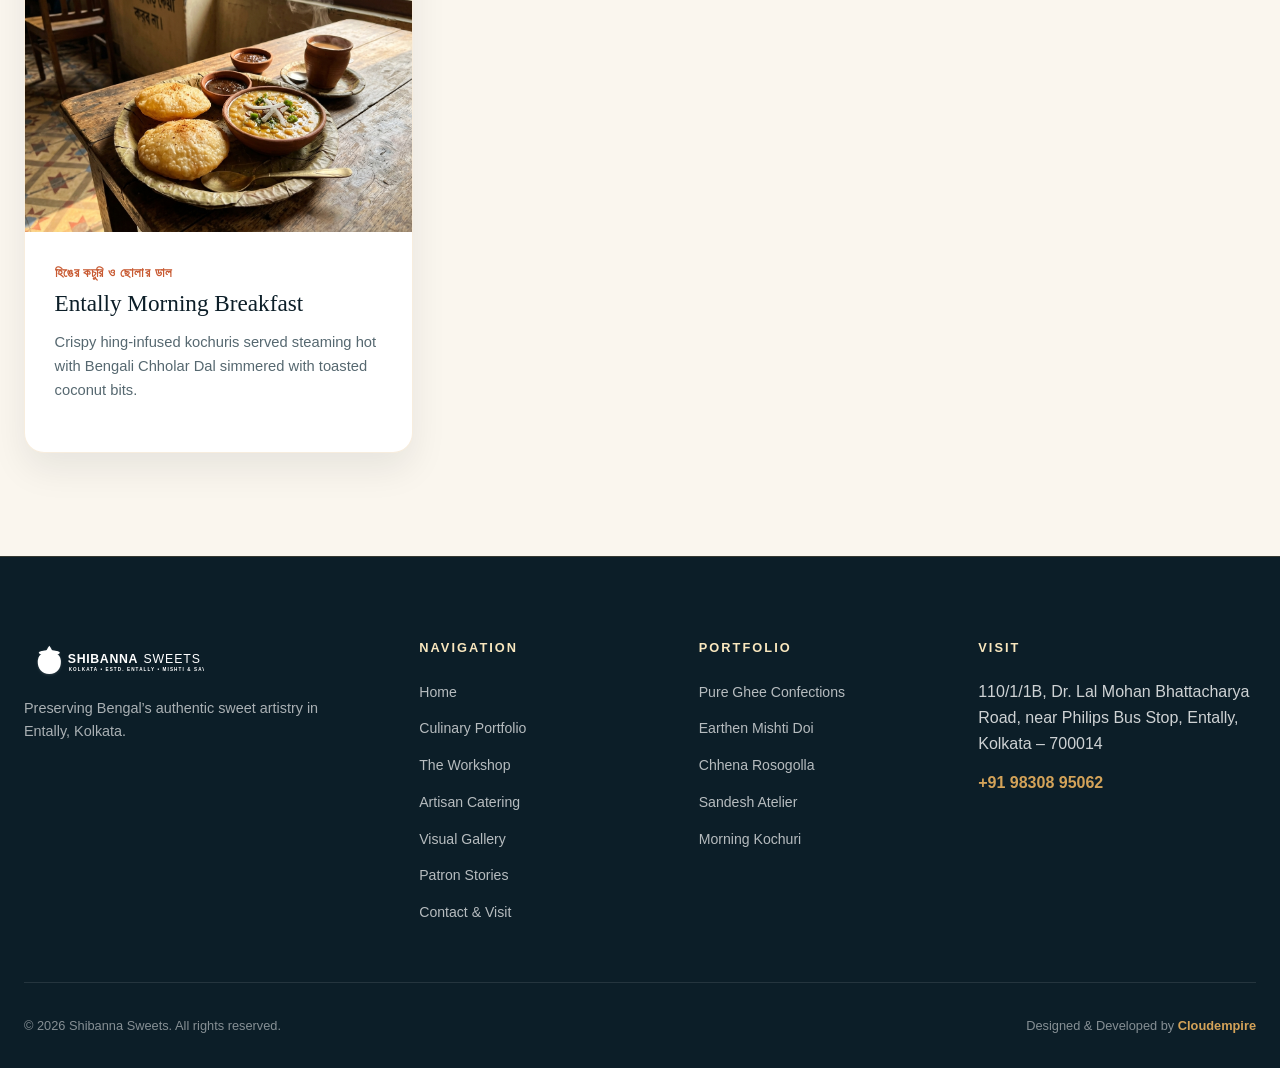
<file: gallery.html>
<!DOCTYPE html>
<html lang="en">
<head>
  <meta charset="UTF-8">
  <meta name="viewport" content="width=device-width, initial-scale=1.0">
  <title>Culinary &amp; Workshop Gallery | Shibanna Sweets Kolkata</title>
  <meta name="description" content="View authentic photography of Shibanna Sweets: genuine Google Maps storefront at 110/1/1B Dr. L.M. Bhattacharya Road, artisanal Mishti Doi in clay handi, spongy Rosogollas, and fresh morning savouries.">
  <link rel="canonical" href="https://cloudempiretech.github.io/shibanna-sweets-kolkata/gallery.html">
  <link rel="icon" type="image/svg+xml" href="assets/images/favicon.svg">
  <link rel="apple-touch-icon" href="apple-touch-icon.png">
  <link rel="stylesheet" href="styles.css">
</head>
<body>

  <!-- Navigation -->
  <header class="site-header" role="banner">
    <div class="nav-container">
      <a href="index.html" class="nav-brand" aria-label="Shibanna Sweets Home">
        <img src="assets/images/logo.svg" alt="Shibanna Sweets Logo" class="nav-logo" width="190" height="46">
      </a>
      
      <nav aria-label="Main Navigation">
        <ul class="nav-links">
          <li><a href="index.html">Home</a></li>
          <li><a href="sweets.html">Portfolio</a></li>
          <li><a href="about.html">The Workshop</a></li>
          <li><a href="catering.html">Catering</a></li>
          <li><a href="gallery.html" class="active">Gallery</a></li>
          <li><a href="reviews.html">Stories</a></li>
          <li><a href="contact.html">Contact</a></li>
        </ul>
      </nav>

      <div class="nav-actions">
        <a href="https://wa.me/919830895062?text=Hi%20Shibanna%20Sweets%2C%20I%20am%20exploring%20your%20visual%20gallery%20and%20would%20like%20to%20connect." target="_blank" rel="noopener noreferrer" class="btn-nav-wa" aria-label="WhatsApp Inquiry">
          <svg viewBox="0 0 24 24"><path d="M12.04 2C6.58 2 2.13 6.45 2.13 11.91C2.13 13.66 2.59 15.36 3.45 16.86L2.05 22L7.3 20.62C8.75 21.41 10.38 21.83 12.04 21.83C17.5 21.83 21.95 17.38 21.95 11.92C21.95 9.27 20.92 6.78 19.05 4.91C17.18 3.03 14.69 2 12.04 2M12.05 3.67C14.25 3.67 16.31 4.53 17.87 6.09C19.42 7.65 20.28 9.72 20.28 11.92C20.28 16.46 16.58 20.15 12.04 20.15C10.56 20.15 9.11 19.76 7.85 19.01L7.55 18.83L4.43 19.65L5.26 16.61L5.06 16.29C4.24 14.99 3.8 13.47 3.8 11.91C3.81 7.37 7.5 3.67 12.05 3.67Z"/></svg>
          <span>WhatsApp Inquiry</span>
        </a>
        <button class="mobile-toggle" aria-label="Toggle navigation menu" aria-expanded="false">
          <svg class="icon-hamburger" width="24" height="24" viewBox="0 0 24 24" fill="none" stroke="currentColor" stroke-width="2.2"><path d="M4 6h16M4 12h16M4 18h16"/></svg>
          <svg class="icon-close" style="display:none;" width="24" height="24" viewBox="0 0 24 24" fill="none" stroke="currentColor" stroke-width="2.2"><path d="M18 6L6 18M6 6l12 12"/></svg>
        </button>
      </div>
    </div>
  </header>

  <!-- Page Header -->
  <section style="background:linear-gradient(180deg, #FAF6EE 0%, #F3EDE0 100%); padding: 8.5rem 1.5rem 4rem; text-align: center;">
    <div style="max-width: 800px; margin: 0 auto;" class="reveal">
      <span class="portfolio-eyebrow">Authentic Visual Archive</span>
      <h1 class="portfolio-group-title">The Shibanna Visual Gallery</h1>
      <p class="portfolio-group-desc">
        Featuring authentic Google Maps photographs of our Entally storefront and the daily artisanal confectionery craft of Bengal.
      </p>
    </div>
  </section>

  <!-- Gallery Showcase -->
  <section style="padding: 4.5rem 1.5rem 6.5rem; max-width: 1320px; margin: 0 auto;">
    <div class="portfolio-grid">
      <!-- 1. Google Maps Storefront -->
      <article class="portfolio-card reveal" data-delay="1">
        <div class="portfolio-card-media" style="height: 300px;">
          <img src="assets/images/storefront-google-maps.jpg" alt="Official Google Maps storefront photo of Shibanna Sweets showing green and yellow sign: SHIBANNA SWEETS - SHIBANNA'S PURE GHEE PRODUCT" loading="lazy">
          <span class="portfolio-card-tag">✓ Google Maps Verification</span>
        </div>
        <div class="portfolio-card-body">
          <span class="portfolio-card-bengali">শিবান্নর বিশুদ্ধ ঘৃতের তৈরী খাবার</span>
          <h3 class="portfolio-card-heading">Authentic Entally Storefront</h3>
          <p class="portfolio-card-text">
            Official heritage signage at 110/1/1B Dr. Lal Mohan Bhattacharya Road, near Philips Bus Stop, Entally, Kolkata – 700014.
          </p>
        </div>
      </article>

      <!-- 2. Google Maps Entrance View 2 -->
      <article class="portfolio-card reveal" data-delay="2">
        <div class="portfolio-card-media" style="height: 300px;">
          <img src="assets/images/storefront-google-maps-2.jpg" alt="Google Maps entrance and counter perspective of Shibanna Sweets" loading="lazy">
          <span class="portfolio-card-tag">✓ Google Maps Archive</span>
        </div>
        <div class="portfolio-card-body">
          <span class="portfolio-card-bengali">বিপণী ও কর্মশালা প্রবেশদ্বার</span>
          <h3 class="portfolio-card-heading">Counter &amp; Entrance Perspective</h3>
          <p class="portfolio-card-text">
            The welcoming neighborhood threshold where daily commuters and families gather for morning kochuri and evening mishti.
          </p>
        </div>
      </article>

      <!-- 3. Halwai Workshop -->
      <article class="portfolio-card reveal" data-delay="3">
        <div class="portfolio-card-media" style="height: 300px;">
          <img src="assets/images/hero-poster.jpg" alt="Simmering artisanal confectionery cauldrons" loading="lazy">
          <span class="portfolio-card-tag">Daily Halwai Craft</span>
        </div>
        <div class="portfolio-card-body">
          <span class="portfolio-card-bengali">খাঁটি দুধের মিষ্টি তৈরি</span>
          <h3 class="portfolio-card-heading">Simmering Milk Cauldrons</h3>
          <p class="portfolio-card-text">
            Pure cow milk reducing slowly over gentle heat to yield dense kheer, golden rabri, and silky chhena.
          </p>
        </div>
      </article>

      <!-- 4. Earthen Mishti Doi -->
      <article class="portfolio-card reveal" data-delay="1">
        <div class="portfolio-card-media" style="height: 300px;">
          <img src="assets/images/mishti-doi.jpg" alt="Earthen clay pot Mishti Doi" loading="lazy">
          <span class="portfolio-card-tag">Terracotta Maturation</span>
        </div>
        <div class="portfolio-card-body">
          <span class="portfolio-card-bengali">মাটির হাঁড়ির খাঁটি মিষ্টি দই</span>
          <h3 class="portfolio-card-heading">Earthen Handi Mishti Doi</h3>
          <p class="portfolio-card-text">
            Thick caramelized curd set in traditional porous earthenware to draw out whey and impart subtle earthen notes.
          </p>
        </div>
      </article>

      <!-- 5. Spongy Rosogolla -->
      <article class="portfolio-card reveal" data-delay="2">
        <div class="portfolio-card-media" style="height: 300px;">
          <img src="assets/images/rosogolla.jpg" alt="Kolkata Rosogolla in fragrant light syrup" loading="lazy">
          <span class="portfolio-card-tag">Cow Chhena Artistry</span>
        </div>
        <div class="portfolio-card-body">
          <span class="portfolio-card-bengali">কলকাতা স্পঞ্জ রসগোল্লা</span>
          <h3 class="portfolio-card-heading">Kolkata Spongy Rosogolla</h3>
          <p class="portfolio-card-text">
            Hand-kneaded cow chhena simmered to light, springy perfection in clear cardamom-scented syrup.
          </p>
        </div>
      </article>

      <!-- 6. Sandesh Platter -->
      <article class="portfolio-card reveal" data-delay="3">
        <div class="portfolio-card-media" style="height: 300px;">
          <img src="assets/images/sandesh-platter.jpg" alt="Artisanal Sandesh selection platter" loading="lazy">
          <span class="portfolio-card-tag">Atelier Molded</span>
        </div>
        <div class="portfolio-card-body">
          <span class="portfolio-card-bengali">সন্দেশ সংকলন</span>
          <h3 class="portfolio-card-heading">Artisanal Sandesh Selection</h3>
          <p class="portfolio-card-text">
            Delicately carved creations using date palm jaggery, cardamom, and fresh norom-pak chhena.
          </p>
        </div>
      </article>

      <!-- 7. Morning Hing Kochuri -->
      <article class="portfolio-card reveal" data-delay="1">
        <div class="portfolio-card-media" style="height: 300px;">
          <img src="assets/images/hing-kochuri.jpg" alt="Golden Hing Kochuri breakfast with Chholar Dal" loading="lazy">
          <span class="portfolio-card-tag">Morning Service (7–11:30 AM)</span>
        </div>
        <div class="portfolio-card-body">
          <span class="portfolio-card-bengali">হিঙের কচুরি ও ছোলার ডাল</span>
          <h3 class="portfolio-card-heading">Entally Morning Breakfast</h3>
          <p class="portfolio-card-text">
            Crispy hing-infused kochuris served steaming hot with Bengali Chholar Dal simmered with toasted coconut bits.
          </p>
        </div>
      </article>
    </div>
  </section>

  <!-- Footer -->
  <footer class="site-footer" role="contentinfo">
    <div class="footer-container">
      <div class="footer-brand">
        <img src="assets/images/logo.svg" alt="Shibanna Sweets Logo" width="180" height="44" style="filter: brightness(0) invert(1);">
        <p>Preserving Bengal’s authentic sweet artistry in Entally, Kolkata.</p>
      </div>
      <div class="footer-col">
        <h4>Navigation</h4>
        <ul class="footer-links">
          <li><a href="index.html">Home</a></li>
          <li><a href="sweets.html">Culinary Portfolio</a></li>
          <li><a href="about.html">The Workshop</a></li>
          <li><a href="catering.html">Artisan Catering</a></li>
          <li><a href="gallery.html">Visual Gallery</a></li>
          <li><a href="reviews.html">Patron Stories</a></li>
          <li><a href="contact.html">Contact &amp; Visit</a></li>
        </ul>
      </div>
      <div class="footer-col">
        <h4>Portfolio</h4>
        <ul class="footer-links">
          <li><a href="sweets.html#ghee">Pure Ghee Confections</a></li>
          <li><a href="sweets.html#doi">Earthen Mishti Doi</a></li>
          <li><a href="sweets.html#chhena">Chhena Rosogolla</a></li>
          <li><a href="sweets.html#sandesh">Sandesh Atelier</a></li>
          <li><a href="sweets.html#savouries">Morning Kochuri</a></li>
        </ul>
      </div>
      <div class="footer-col">
        <h4>Visit</h4>
        <p style="margin-bottom:0.75rem;">110/1/1B, Dr. Lal Mohan Bhattacharya Road, near Philips Bus Stop, Entally, Kolkata – 700014</p>
        <p><a href="tel:+919830895062" style="color:var(--gold); font-weight:700;">+91 98308 95062</a></p>
      </div>
    </div>
    <div class="footer-bottom">
      <div>&copy; 2026 Shibanna Sweets. All rights reserved.</div>
      <div class="footer-dev">Designed &amp; Developed by <a href="https://cloudempire.tech/" target="_blank" rel="noopener noreferrer">Cloudempire</a></div>
    </div>
  </footer>

  <script src="script.js"></script>
</body>
</html>
</file>
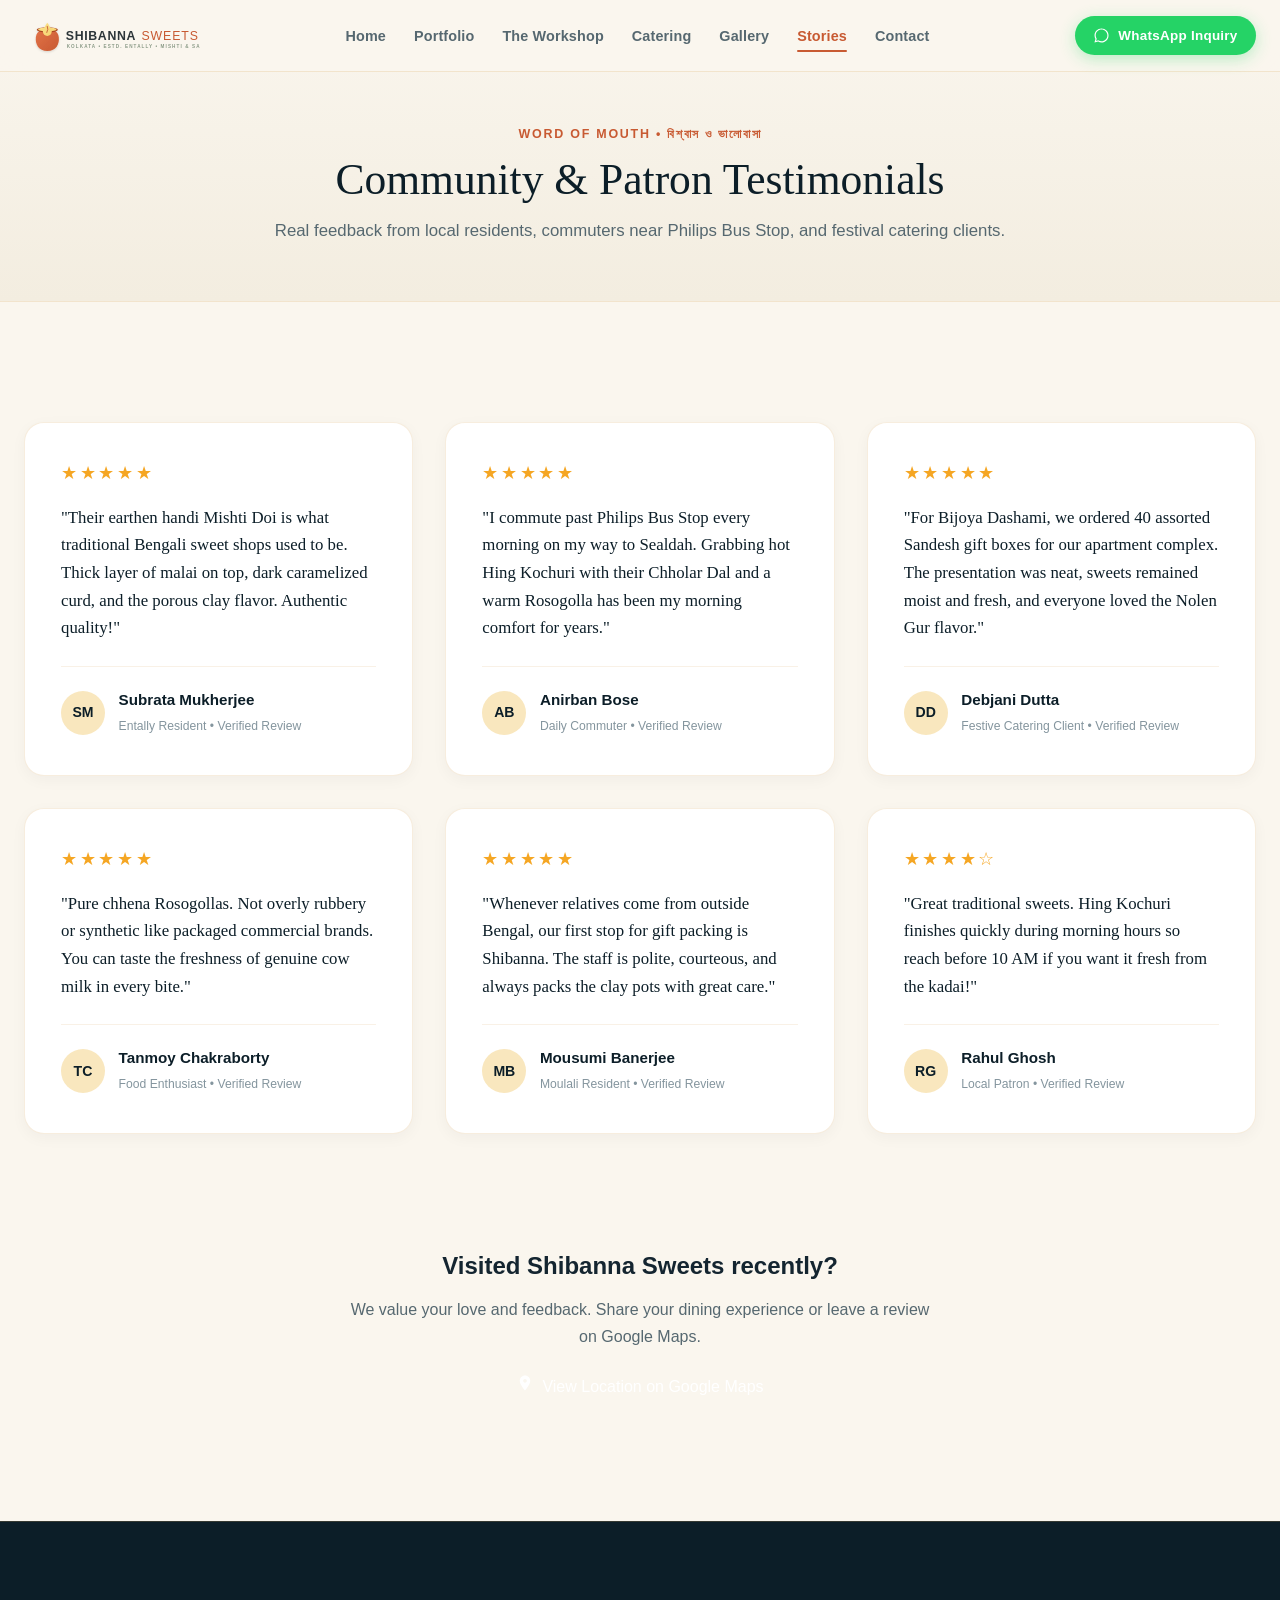
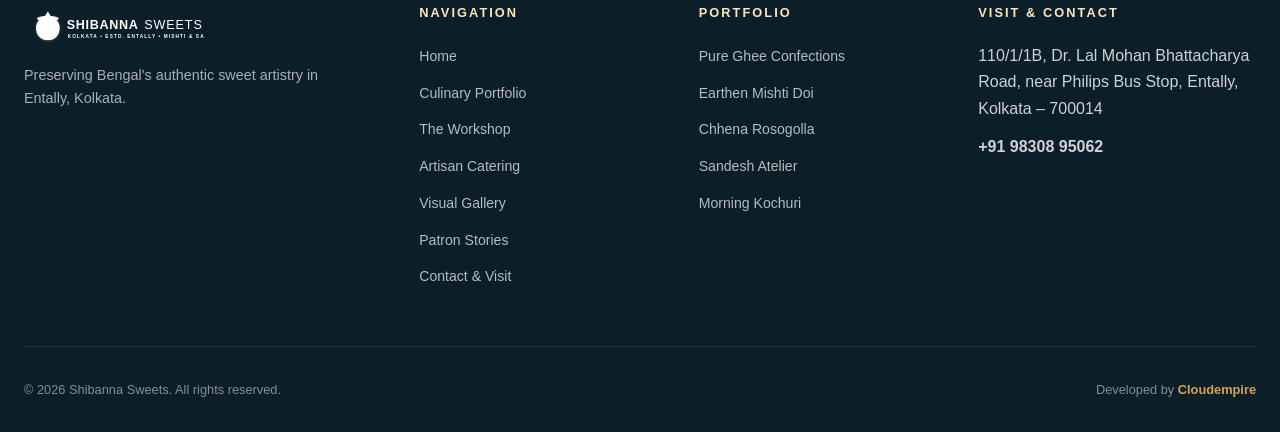
<file: reviews.html>
<!DOCTYPE html>
<html lang="en">
<head>
  <meta charset="UTF-8">
  <meta name="viewport" content="width=device-width, initial-scale=1.0">
  <title>Patron Reviews | Shibanna Sweets Kolkata</title>
  <meta name="description" content="Read authentic patron reviews and testimonials for Shibanna Sweets, Entally, Kolkata. Authentic Mishti Doi, Rosogollas, and Kochuri.">
  <link rel="canonical" href="https://cloudempiretech.github.io/shibanna-sweets-kolkata/reviews.html">
  <link rel="icon" type="image/svg+xml" href="assets/images/favicon.svg">
  <link rel="apple-touch-icon" href="apple-touch-icon.png">
  <link rel="stylesheet" href="styles.css">
</head>
<body>

  <!-- Navigation -->
  <header class="site-header" role="banner">
    <div class="nav-container">
      <a href="index.html" class="nav-brand" aria-label="Shibanna Sweets Home">
        <img src="assets/images/logo.svg" alt="Shibanna Sweets Logo" class="nav-logo" width="190" height="48">
      </a>
      
      <nav aria-label="Main Navigation">
        <ul class="nav-links">
          <li><a href="index.html">Home</a></li>
          <li><a href="sweets.html">Portfolio</a></li>
          <li><a href="about.html">The Workshop</a></li>
          <li><a href="catering.html">Catering</a></li>
          <li><a href="gallery.html">Gallery</a></li>
          <li><a href="reviews.html" class="active">Stories</a></li>
          <li><a href="contact.html">Contact</a></li>
        </ul>
      </nav>

      <div class="nav-actions">
        <a href="https://wa.me/919830895062?text=Hi%20Shibanna%20Sweets%2C%20I%20am%20reading%20reviews%20and%20would%20like%20to%20connect." target="_blank" rel="noopener noreferrer" class="btn-nav-wa" aria-label="WhatsApp Inquiry">
          <svg viewBox="0 0 24 24"><path d="M12.04 2C6.58 2 2.13 6.45 2.13 11.91C2.13 13.66 2.59 15.36 3.45 16.86L2.05 22L7.3 20.62C8.75 21.41 10.38 21.83 12.04 21.83C17.5 21.83 21.95 17.38 21.95 11.92C21.95 9.27 20.92 6.78 19.05 4.91C17.18 3.03 14.69 2 12.04 2M12.05 3.67C14.25 3.67 16.31 4.53 17.87 6.09C19.42 7.65 20.28 9.72 20.28 11.92C20.28 16.46 16.58 20.15 12.04 20.15C10.56 20.15 9.11 19.76 7.85 19.01L7.55 18.83L4.43 19.65L5.26 16.61L5.06 16.29C4.24 14.99 3.8 13.47 3.8 11.91C3.81 7.37 7.5 3.67 12.05 3.67Z"/></svg>
          <span>WhatsApp Inquiry</span>
        </a>
        <button class="mobile-toggle" aria-label="Toggle navigation menu" aria-expanded="false">
          <svg class="icon-hamburger" width="24" height="24" viewBox="0 0 24 24" fill="none" stroke="currentColor" stroke-width="2.2"><path d="M4 6h16M4 12h16M4 18h16"/></svg>
          <svg class="icon-close" style="display:none;" width="24" height="24" viewBox="0 0 24 24" fill="none" stroke="currentColor" stroke-width="2.2"><path d="M18 6L6 18M6 6l12 12"/></svg>
        </button>
      </div>
    </div>
  </header>

  <!-- Subpage Header Banner -->
  <section class="subpage-banner" aria-label="Reviews Introduction">
    <div class="shell reveal">
      <span class="portfolio-eyebrow">Word of Mouth • বিশ্বাস ও ভালোবাসা</span>
      <h1 class="portfolio-group-title">Community &amp; Patron Testimonials</h1>
      <p class="portfolio-group-desc">
        Real feedback from local residents, commuters near Philips Bus Stop, and festival catering clients.
      </p>
    </div>
  </section>

  <!-- Reviews List -->
  <section class="section">
    <div class="reviews-grid">
      <div class="review-card">
        <div class="review-stars">★★★★★</div>
        <p class="review-text">"Their earthen handi Mishti Doi is what traditional Bengali sweet shops used to be. Thick layer of malai on top, dark caramelized curd, and the porous clay flavor. Authentic quality!"</p>
        <div class="review-author">
          <div class="author-avatar">SM</div>
          <div class="author-info">
            <h4>Subrata Mukherjee</h4>
            <span>Entally Resident • Verified Review</span>
          </div>
        </div>
      </div>

      <div class="review-card">
        <div class="review-stars">★★★★★</div>
        <p class="review-text">"I commute past Philips Bus Stop every morning on my way to Sealdah. Grabbing hot Hing Kochuri with their Chholar Dal and a warm Rosogolla has been my morning comfort for years."</p>
        <div class="review-author">
          <div class="author-avatar">AB</div>
          <div class="author-info">
            <h4>Anirban Bose</h4>
            <span>Daily Commuter • Verified Review</span>
          </div>
        </div>
      </div>

      <div class="review-card">
        <div class="review-stars">★★★★★</div>
        <p class="review-text">"For Bijoya Dashami, we ordered 40 assorted Sandesh gift boxes for our apartment complex. The presentation was neat, sweets remained moist and fresh, and everyone loved the Nolen Gur flavor."</p>
        <div class="review-author">
          <div class="author-avatar">DD</div>
          <div class="author-info">
            <h4>Debjani Dutta</h4>
            <span>Festive Catering Client • Verified Review</span>
          </div>
        </div>
      </div>

      <div class="review-card">
        <div class="review-stars">★★★★★</div>
        <p class="review-text">"Pure chhena Rosogollas. Not overly rubbery or synthetic like packaged commercial brands. You can taste the freshness of genuine cow milk in every bite."</p>
        <div class="review-author">
          <div class="author-avatar">TC</div>
          <div class="author-info">
            <h4>Tanmoy Chakraborty</h4>
            <span>Food Enthusiast • Verified Review</span>
          </div>
        </div>
      </div>

      <div class="review-card">
        <div class="review-stars">★★★★★</div>
        <p class="review-text">"Whenever relatives come from outside Bengal, our first stop for gift packing is Shibanna. The staff is polite, courteous, and always packs the clay pots with great care."</p>
        <div class="review-author">
          <div class="author-avatar">MB</div>
          <div class="author-info">
            <h4>Mousumi Banerjee</h4>
            <span>Moulali Resident • Verified Review</span>
          </div>
        </div>
      </div>

      <div class="review-card">
        <div class="review-stars">★★★★☆</div>
        <p class="review-text">"Great traditional sweets. Hing Kochuri finishes quickly during morning hours so reach before 10 AM if you want it fresh from the kadai!"</p>
        <div class="review-author">
          <div class="author-avatar">RG</div>
          <div class="author-info">
            <h4>Rahul Ghosh</h4>
            <span>Local Patron • Verified Review</span>
          </div>
        </div>
      </div>
    </div>

    <!-- Google Maps Review Prompt -->
    <div style="margin-top: 4rem; text-align: center; background: var(--white); padding: 3rem 1.5rem; border-radius: var(--radius-lg); border: 1px solid var(--card-border);">
      <h3 style="font-size: 1.5rem; font-weight: 700; margin-bottom: 0.75rem;">Visited Shibanna Sweets recently?</h3>
      <p style="color: var(--text-secondary); max-width: 600px; margin: 0 auto 1.5rem;">We value your love and feedback. Share your dining experience or leave a review on Google Maps.</p>
      <a href="https://maps.google.com/?q=110/1/1B,+Dr.+Lal+Mohan+Bhattacharya+Road,+Entally,+Kolkata+700014" target="_blank" rel="noopener noreferrer" class="btn-secondary" style="background:var(--dark); color:#FFF; display:inline-flex;">
        <svg width="18" height="18" viewBox="0 0 24 24" fill="currentColor" style="margin-right:0.5rem;"><path d="M12 2C8.13 2 5 5.13 5 9c0 5.25 7 13 7 13s7-7.75 7-13c0-3.87-3.13-7-7-7zm0 9.5c-1.38 0-2.5-1.12-2.5-2.5s1.12-2.5 2.5-2.5 2.5 1.12 2.5 2.5-1.12 2.5-2.5 2.5z"/></svg>
        <span>View Location on Google Maps</span>
      </a>
    </div>
  </section>

  <!-- Footer -->
  <footer class="site-footer" role="contentinfo">
    <div class="footer-container">
      <div class="footer-brand">
        <img src="assets/images/logo.svg" alt="Shibanna Sweets Logo" width="180" height="46" style="filter: brightness(0) invert(1);">
        <p>Preserving Bengal’s authentic sweet artistry in Entally, Kolkata.</p>
      </div>
      <div class="footer-col">
        <h4>Navigation</h4>
        <ul class="footer-links">
          <li><a href="index.html">Home</a></li>
          <li><a href="sweets.html">Culinary Portfolio</a></li>
          <li><a href="about.html">The Workshop</a></li>
          <li><a href="catering.html">Artisan Catering</a></li>
          <li><a href="gallery.html">Visual Gallery</a></li>
          <li><a href="reviews.html">Patron Stories</a></li>
          <li><a href="contact.html">Contact &amp; Visit</a></li>
        </ul>
      </div>
      <div class="footer-col">
        <h4>Portfolio</h4>
        <ul class="footer-links">
          <li><a href="sweets.html#ghee">Pure Ghee Confections</a></li>
          <li><a href="sweets.html#doi">Earthen Mishti Doi</a></li>
          <li><a href="sweets.html#chhena">Chhena Rosogolla</a></li>
          <li><a href="sweets.html#sandesh">Sandesh Atelier</a></li>
          <li><a href="sweets.html#savouries">Morning Kochuri</a></li>
        </ul>
      </div>
      <div class="footer-col">
        <h4>Visit &amp; Contact</h4>
        <p style="margin-bottom:0.75rem;">110/1/1B, Dr. Lal Mohan Bhattacharya Road, near Philips Bus Stop, Entally, Kolkata – 700014</p>
        <p><a href="tel:+919830895062" style="color:var(--secondary); font-weight:600;">+91 98308 95062</a></p>
      </div>
    </div>
    <div class="footer-bottom">
      <div>&copy; 2026 Shibanna Sweets. All rights reserved.</div>
      <div class="footer-dev">Developed by <a href="https://cloudempiretech.github.io/" target="_blank" rel="noopener noreferrer">Cloudempire</a></div>
    </div>
  </footer>

  <script src="script.js"></script>
</body>
</html>
</file>
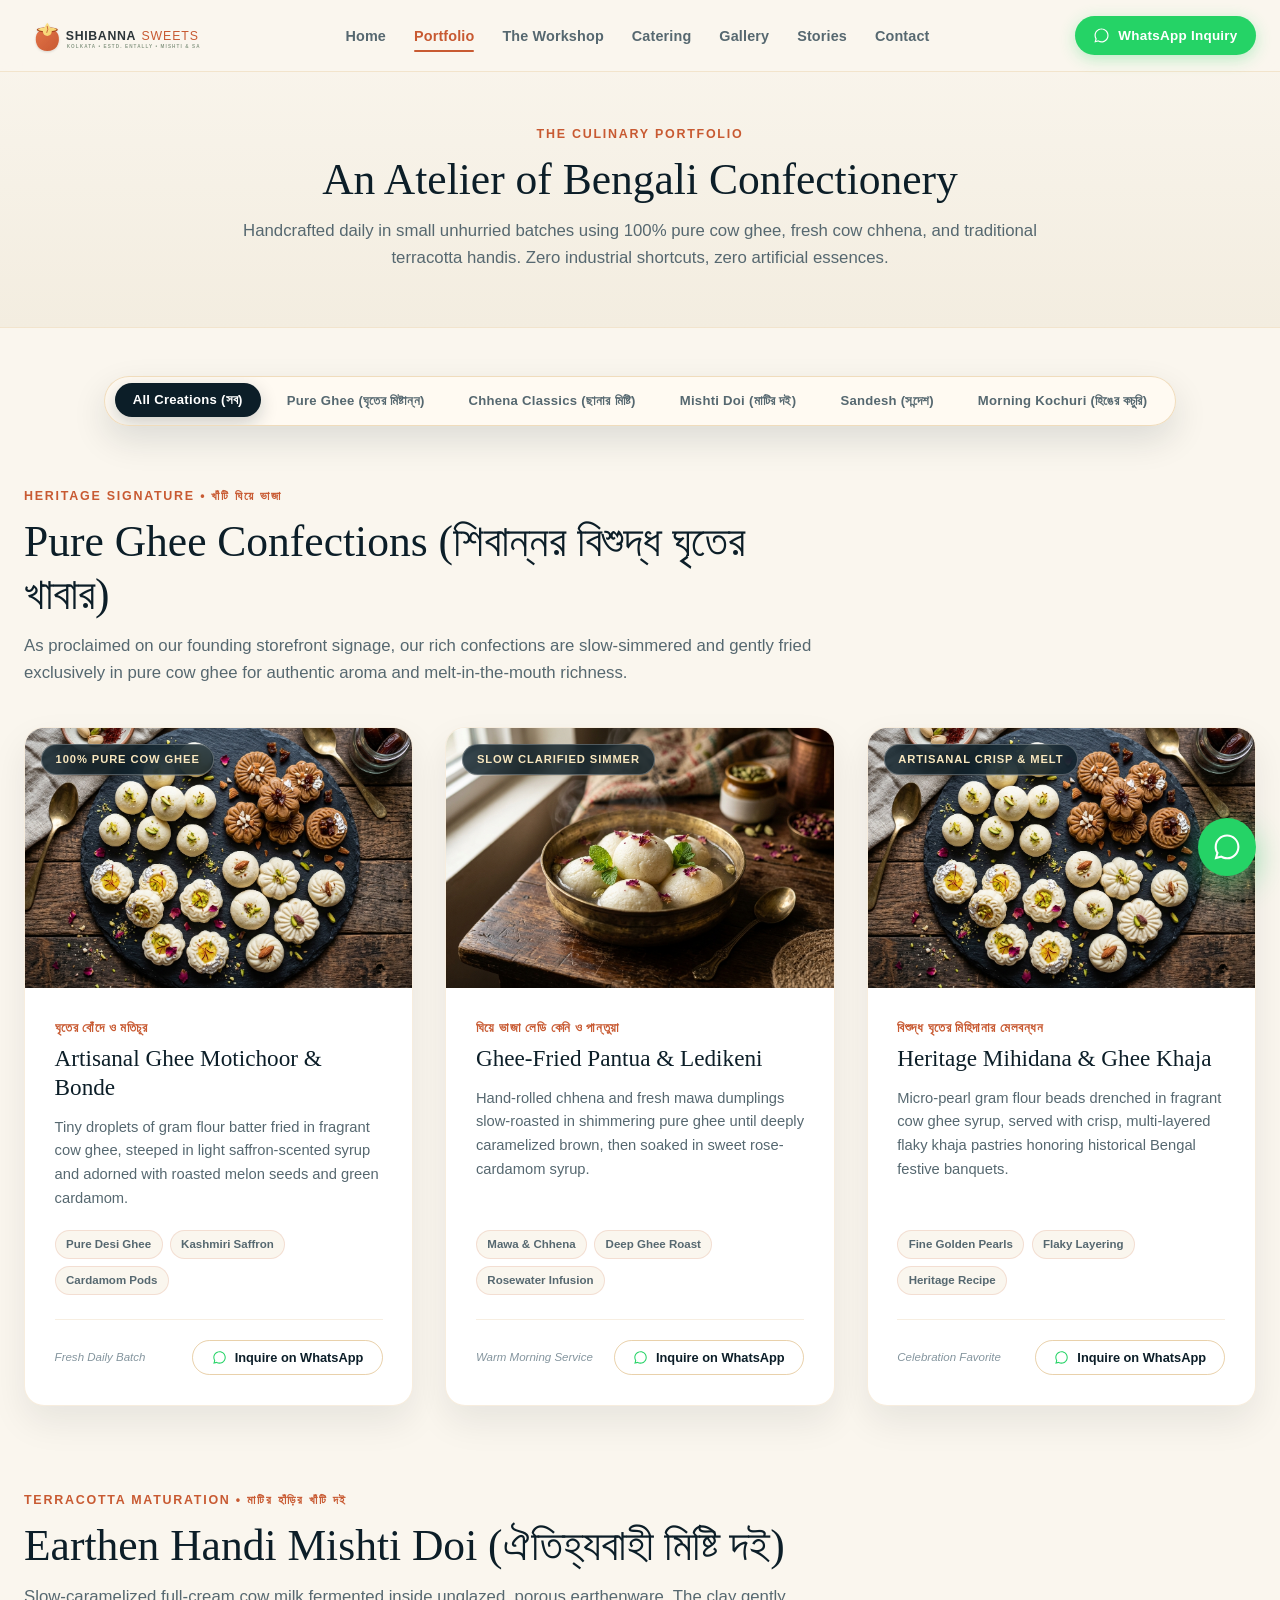
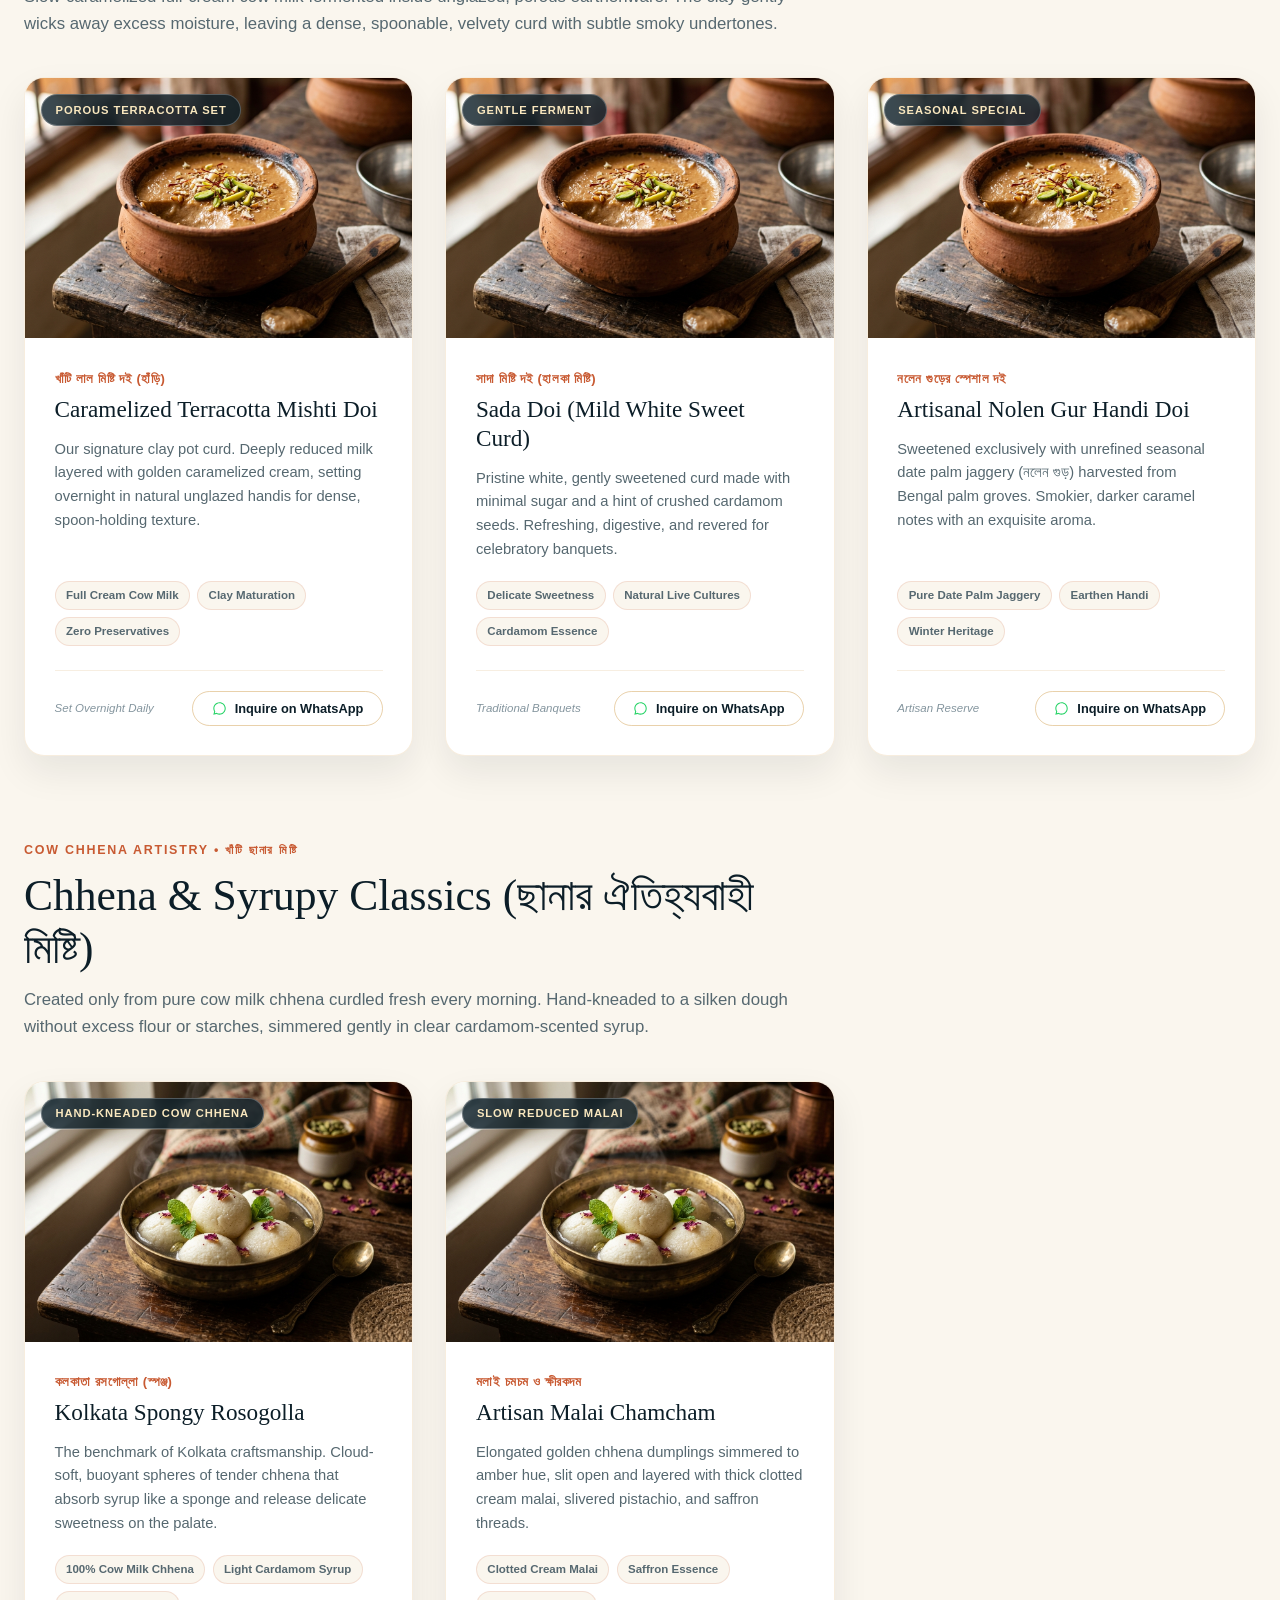
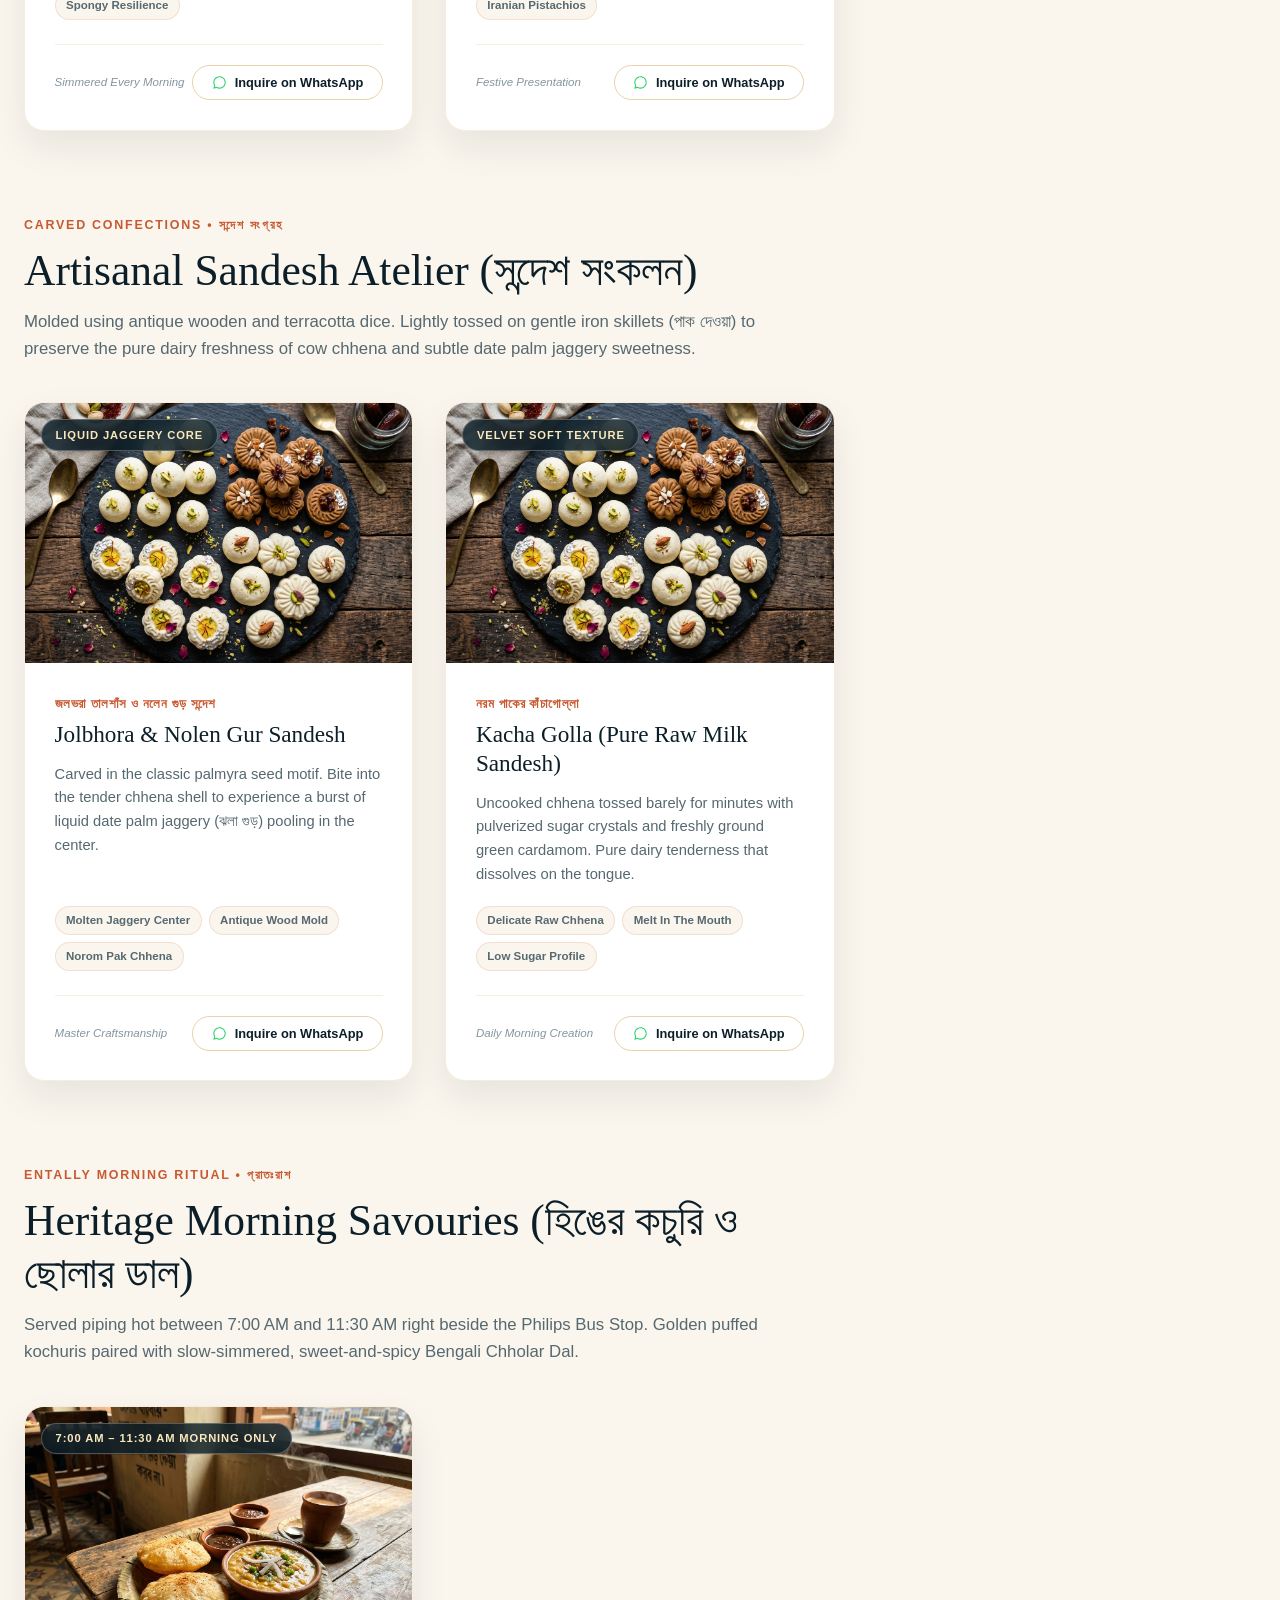
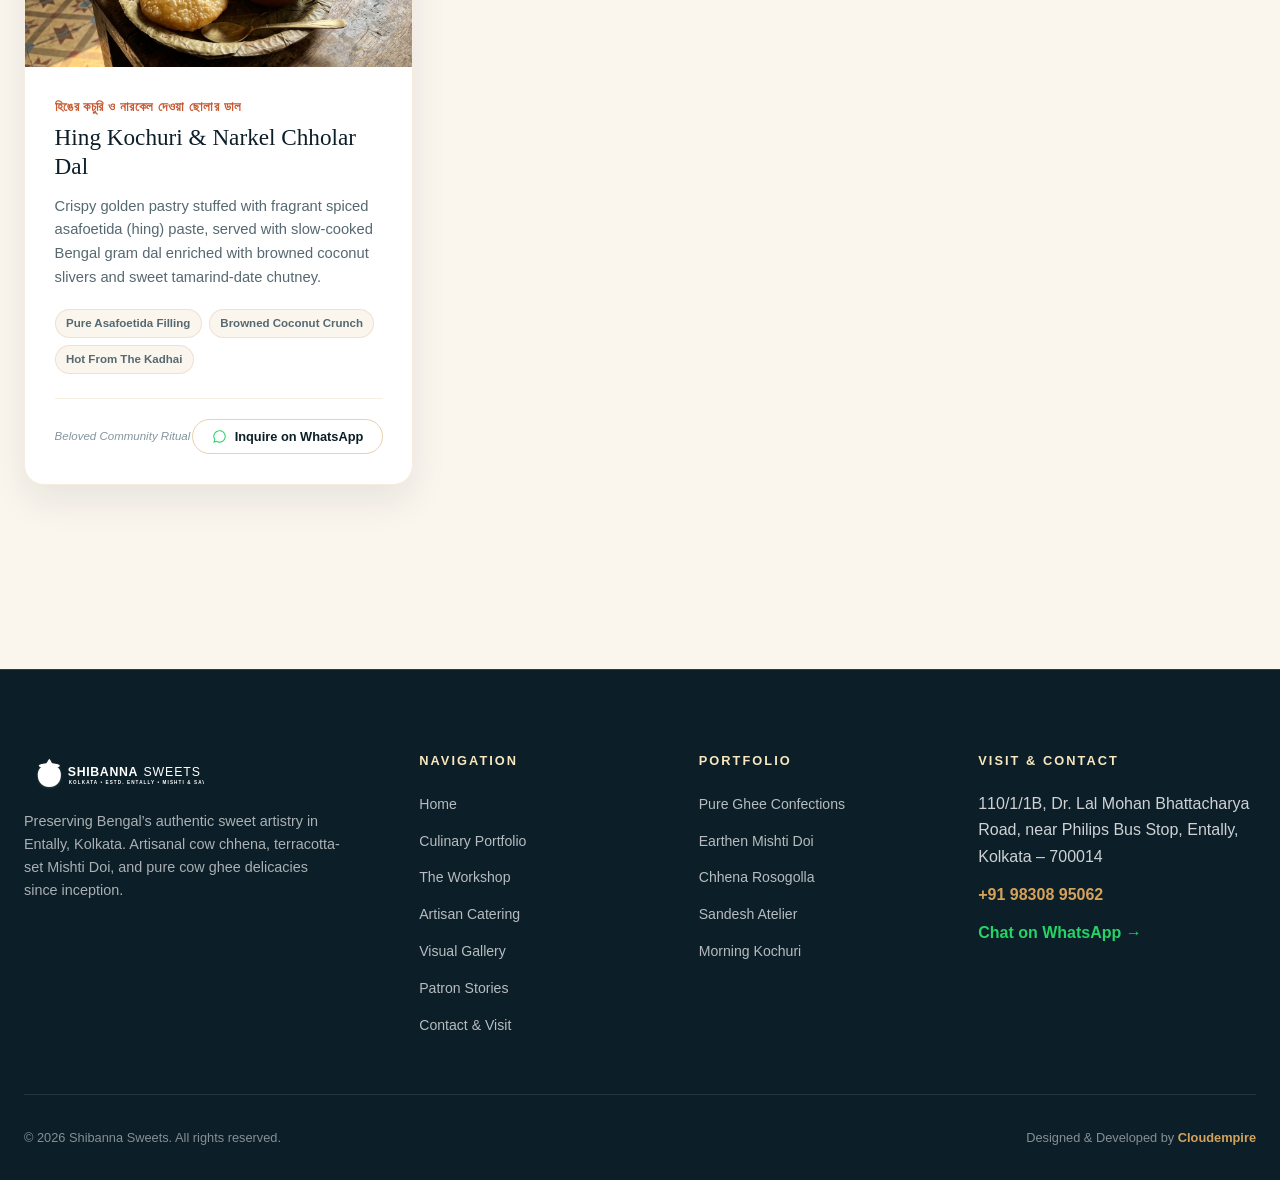
<file: sweets.html>
<!DOCTYPE html>
<html lang="en">
<head>
  <meta charset="UTF-8">
  <meta name="viewport" content="width=device-width, initial-scale=1.0">
  <title>Culinary Portfolio (মিষ্টান্ন সম্ভার) | Shibanna Sweets Kolkata</title>
  <meta name="description" content="Explore the artisanal culinary portfolio of Shibanna Sweets. Pure Ghee delicacies, earthen handi Mishti Doi, fresh cow chhena Rosogolla, Sandesh atelier, and morning Hing Kochuri.">
  <link rel="canonical" href="https://cloudempiretech.github.io/shibanna-sweets-kolkata/sweets.html">
  <link rel="icon" type="image/svg+xml" href="assets/images/favicon.svg">
  <link rel="apple-touch-icon" href="apple-touch-icon.png">
  <link rel="stylesheet" href="styles.css">
</head>
<body>

  <!-- Navigation -->
  <header class="site-header" role="banner">
    <div class="nav-container">
      <a href="index.html" class="nav-brand" aria-label="Shibanna Sweets Home">
        <img src="assets/images/logo.svg" alt="Shibanna Sweets Logo" class="nav-logo" width="190" height="44">
      </a>
      
      <nav aria-label="Main Navigation">
        <ul class="nav-links">
          <li><a href="index.html">Home</a></li>
          <li><a href="sweets.html" class="active">Portfolio</a></li>
          <li><a href="about.html">The Workshop</a></li>
          <li><a href="catering.html">Catering</a></li>
          <li><a href="gallery.html">Gallery</a></li>
          <li><a href="reviews.html">Stories</a></li>
          <li><a href="contact.html">Contact</a></li>
        </ul>
      </nav>

      <div class="nav-actions">
        <a href="https://wa.me/919830895062?text=Hi%20Shibanna%20Sweets%2C%20I%20am%20exploring%20your%20culinary%20portfolio%20and%20would%20like%20to%20enquire%20about%20your%20creations." target="_blank" rel="noopener noreferrer" class="btn-nav-wa" aria-label="WhatsApp Inquiry">
          <svg viewBox="0 0 24 24"><path d="M12.04 2C6.58 2 2.13 6.45 2.13 11.91C2.13 13.66 2.59 15.36 3.45 16.86L2.05 22L7.3 20.62C8.75 21.41 10.38 21.83 12.04 21.83C17.5 21.83 21.95 17.38 21.95 11.92C21.95 9.27 20.92 6.78 19.05 4.91C17.18 3.03 14.69 2 12.04 2M12.05 3.67C14.25 3.67 16.31 4.53 17.87 6.09C19.42 7.65 20.28 9.72 20.28 11.92C20.28 16.46 16.58 20.15 12.04 20.15C10.56 20.15 9.11 19.76 7.85 19.01L7.55 18.83L4.43 19.65L5.26 16.61L5.06 16.29C4.24 14.99 3.8 13.47 3.8 11.91C3.81 7.37 7.5 3.67 12.05 3.67Z"/></svg>
          <span>WhatsApp Inquiry</span>
        </a>
        <button class="mobile-toggle" aria-label="Toggle navigation menu" aria-expanded="false">
          <svg class="icon-hamburger" width="24" height="24" viewBox="0 0 24 24" fill="none" stroke="currentColor" stroke-width="2.2"><path d="M4 6h16M4 12h16M4 18h16"/></svg>
          <svg class="icon-close" style="display:none;" width="24" height="24" viewBox="0 0 24 24" fill="none" stroke="currentColor" stroke-width="2.2"><path d="M18 6L6 18M6 6l12 12"/></svg>
        </button>
      </div>
    </div>
  </header>

  <!-- Page Banner -->
  <section class="subpage-banner" aria-label="Portfolio Introduction">
    <div class="shell reveal">
      <span class="portfolio-eyebrow">The Culinary Portfolio</span>
      <h1 class="portfolio-group-title">An Atelier of Bengali Confectionery</h1>
      <p class="portfolio-group-desc">
        Handcrafted daily in small unhurried batches using 100% pure cow ghee, fresh cow chhena, and traditional terracotta handis. Zero industrial shortcuts, zero artificial essences.
      </p>
    </div>
  </section>

  <!-- Responsive Floating Tab Filter Bar & Portfolio Catalog -->
  <section class="portfolio-directory-wrap" id="portfolio" aria-label="Culinary Offerings Catalog">
    <div style="max-width: 1320px; margin: 0 auto;">
      
      <!-- Sticky Floating Horizontal Rail Filter -->
      <div class="directory-filter-container">
        <nav class="portfolio-filter" aria-label="Portfolio Category Filter">
          <button type="button" class="active" data-filter="all" aria-pressed="true">All Creations (সব)</button>
          <button type="button" data-filter="ghee" aria-pressed="false">Pure Ghee (ঘৃতের মিষ্টান্ন)</button>
          <button type="button" data-filter="chhena" aria-pressed="false">Chhena Classics (ছানার মিষ্টি)</button>
          <button type="button" data-filter="doi" aria-pressed="false">Mishti Doi (মাটির দই)</button>
          <button type="button" data-filter="sandesh" aria-pressed="false">Sandesh (সন্দেশ)</button>
          <button type="button" data-filter="savouries" aria-pressed="false">Morning Kochuri (হিঙের কচুরি)</button>
        </nav>
      </div>

      <!-- GROUP 1: PURE GHEE CONFECTIONS -->
      <div class="portfolio-group reveal" data-portfolio-group="ghee" id="ghee">
        <div class="portfolio-group-header">
          <span class="portfolio-eyebrow">Heritage Signature • খাঁটি ঘিয়ে ভাজা</span>
          <h2 class="portfolio-group-title">Pure Ghee Confections (শিবান্নর বিশুদ্ধ ঘৃতের খাবার)</h2>
          <p class="portfolio-group-desc">
            As proclaimed on our founding storefront signage, our rich confections are slow-simmered and gently fried exclusively in pure cow ghee for authentic aroma and melt-in-the-mouth richness.
          </p>
        </div>

        <div class="portfolio-grid">
          <article class="portfolio-card">
            <div class="portfolio-card-media">
              <img src="assets/images/sandesh-platter.jpg" alt="Pure Ghee Laddu and Kheer Mohan confectionery at Shibanna Sweets" loading="lazy">
              <span class="portfolio-card-tag">100% Pure Cow Ghee</span>
            </div>
            <div class="portfolio-card-body">
              <span class="portfolio-card-bengali">ঘৃতের বোঁদে ও মতিচূর</span>
              <h3 class="portfolio-card-heading">Artisanal Ghee Motichoor &amp; Bonde</h3>
              <p class="portfolio-card-text">
                Tiny droplets of gram flour batter fried in fragrant cow ghee, steeped in light saffron-scented syrup and adorned with roasted melon seeds and green cardamom.
              </p>
              <div class="portfolio-attributes">
                <span class="portfolio-attr-pill">Pure Desi Ghee</span>
                <span class="portfolio-attr-pill">Kashmiri Saffron</span>
                <span class="portfolio-attr-pill">Cardamom Pods</span>
              </div>
              <div class="portfolio-card-action">
                <span class="card-artisan-note">Fresh Daily Batch</span>
                <button class="btn-card-inquire" data-item="Ghee Motichoor & Bonde" data-bengali="ঘৃতের বোঁদে ও মতিচূর">
                  <svg viewBox="0 0 24 24"><path d="M12.04 2C6.58 2 2.13 6.45 2.13 11.91C2.13 13.66 2.59 15.36 3.45 16.86L2.05 22L7.3 20.62C8.75 21.41 10.38 21.83 12.04 21.83C17.5 21.83 21.95 17.38 21.95 11.92C21.95 9.27 20.92 6.78 19.05 4.91C17.18 3.03 14.69 2 12.04 2M12.05 3.67C14.25 3.67 16.31 4.53 17.87 6.09C19.42 7.65 20.28 9.72 20.28 11.92C20.28 16.46 16.58 20.15 12.04 20.15C10.56 20.15 9.11 19.76 7.85 19.01L7.55 18.83L4.43 19.65L5.26 16.61L5.06 16.29C4.24 14.99 3.8 13.47 3.8 11.91C3.81 7.37 7.5 3.67 12.05 3.67Z"/></svg>
                  <span>Inquire on WhatsApp</span>
                </button>
              </div>
            </div>
          </article>

          <article class="portfolio-card">
            <div class="portfolio-card-media">
              <img src="assets/images/rosogolla.jpg" alt="Pure Ghee Pantua and Gulab Jamun at Shibanna Sweets Kolkata" loading="lazy">
              <span class="portfolio-card-tag">Slow Clarified Simmer</span>
            </div>
            <div class="portfolio-card-body">
              <span class="portfolio-card-bengali">ঘিয়ে ভাজা লেডি কেনি ও পান্তুয়া</span>
              <h3 class="portfolio-card-heading">Ghee-Fried Pantua &amp; Ledikeni</h3>
              <p class="portfolio-card-text">
                Hand-rolled chhena and fresh mawa dumplings slow-roasted in shimmering pure ghee until deeply caramelized brown, then soaked in sweet rose-cardamom syrup.
              </p>
              <div class="portfolio-attributes">
                <span class="portfolio-attr-pill">Mawa &amp; Chhena</span>
                <span class="portfolio-attr-pill">Deep Ghee Roast</span>
                <span class="portfolio-attr-pill">Rosewater Infusion</span>
              </div>
              <div class="portfolio-card-action">
                <span class="card-artisan-note">Warm Morning Service</span>
                <button class="btn-card-inquire" data-item="Ghee-Fried Pantua & Ledikeni" data-bengali="ঘিয়ে ভাজা পান্তুয়া">
                  <svg viewBox="0 0 24 24"><path d="M12.04 2C6.58 2 2.13 6.45 2.13 11.91C2.13 13.66 2.59 15.36 3.45 16.86L2.05 22L7.3 20.62C8.75 21.41 10.38 21.83 12.04 21.83C17.5 21.83 21.95 17.38 21.95 11.92C21.95 9.27 20.92 6.78 19.05 4.91C17.18 3.03 14.69 2 12.04 2M12.05 3.67C14.25 3.67 16.31 4.53 17.87 6.09C19.42 7.65 20.28 9.72 20.28 11.92C20.28 16.46 16.58 20.15 12.04 20.15C10.56 20.15 9.11 19.76 7.85 19.01L7.55 18.83L4.43 19.65L5.26 16.61L5.06 16.29C4.24 14.99 3.8 13.47 3.8 11.91C3.81 7.37 7.5 3.67 12.05 3.67Z"/></svg>
                  <span>Inquire on WhatsApp</span>
                </button>
              </div>
            </div>
          </article>

          <article class="portfolio-card">
            <div class="portfolio-card-media">
              <img src="assets/images/sandesh-platter.jpg" alt="Rich Ghee Khaja and Mihidana at Shibanna Sweets Entally" loading="lazy">
              <span class="portfolio-card-tag">Artisanal Crisp &amp; Melt</span>
            </div>
            <div class="portfolio-card-body">
              <span class="portfolio-card-bengali">বিশুদ্ধ ঘৃতের মিহিদানার মেলবন্ধন</span>
              <h3 class="portfolio-card-heading">Heritage Mihidana &amp; Ghee Khaja</h3>
              <p class="portfolio-card-text">
                Micro-pearl gram flour beads drenched in fragrant cow ghee syrup, served with crisp, multi-layered flaky khaja pastries honoring historical Bengal festive banquets.
              </p>
              <div class="portfolio-attributes">
                <span class="portfolio-attr-pill">Fine Golden Pearls</span>
                <span class="portfolio-attr-pill">Flaky Layering</span>
                <span class="portfolio-attr-pill">Heritage Recipe</span>
              </div>
              <div class="portfolio-card-action">
                <span class="card-artisan-note">Celebration Favorite</span>
                <button class="btn-card-inquire" data-item="Heritage Mihidana & Ghee Khaja" data-bengali="বিশুদ্ধ ঘৃতের মিহিদানা">
                  <svg viewBox="0 0 24 24"><path d="M12.04 2C6.58 2 2.13 6.45 2.13 11.91C2.13 13.66 2.59 15.36 3.45 16.86L2.05 22L7.3 20.62C8.75 21.41 10.38 21.83 12.04 21.83C17.5 21.83 21.95 17.38 21.95 11.92C21.95 9.27 20.92 6.78 19.05 4.91C17.18 3.03 14.69 2 12.04 2M12.05 3.67C14.25 3.67 16.31 4.53 17.87 6.09C19.42 7.65 20.28 9.72 20.28 11.92C20.28 16.46 16.58 20.15 12.04 20.15C10.56 20.15 9.11 19.76 7.85 19.01L7.55 18.83L4.43 19.65L5.26 16.61L5.06 16.29C4.24 14.99 3.8 13.47 3.8 11.91C3.81 7.37 7.5 3.67 12.05 3.67Z"/></svg>
                  <span>Inquire on WhatsApp</span>
                </button>
              </div>
            </div>
          </article>
        </div>
      </div>

      <!-- GROUP 2: EARTHEN MISHTI DOI -->
      <div class="portfolio-group reveal" data-portfolio-group="doi" id="doi">
        <div class="portfolio-group-header">
          <span class="portfolio-eyebrow">Terracotta Maturation • মাটির হাঁড়ির খাঁটি দই</span>
          <h2 class="portfolio-group-title">Earthen Handi Mishti Doi (ঐতিহ্যবাহী মিষ্টি দই)</h2>
          <p class="portfolio-group-desc">
            Slow-caramelized full-cream cow milk fermented inside unglazed, porous earthenware. The clay gently wicks away excess moisture, leaving a dense, spoonable, velvety curd with subtle smoky undertones.
          </p>
        </div>

        <div class="portfolio-grid">
          <article class="portfolio-card">
            <div class="portfolio-card-media">
              <img src="assets/images/mishti-doi.jpg" alt="Rich Mishti Doi in unglazed earthen clay pot at Shibanna Sweets" loading="lazy">
              <span class="portfolio-card-tag">Porous Terracotta Set</span>
            </div>
            <div class="portfolio-card-body">
              <span class="portfolio-card-bengali">খাঁটি লাল মিষ্টি দই (হাঁড়ি)</span>
              <h3 class="portfolio-card-heading">Caramelized Terracotta Mishti Doi</h3>
              <p class="portfolio-card-text">
                Our signature clay pot curd. Deeply reduced milk layered with golden caramelized cream, setting overnight in natural unglazed handis for dense, spoon-holding texture.
              </p>
              <div class="portfolio-attributes">
                <span class="portfolio-attr-pill">Full Cream Cow Milk</span>
                <span class="portfolio-attr-pill">Clay Maturation</span>
                <span class="portfolio-attr-pill">Zero Preservatives</span>
              </div>
              <div class="portfolio-card-action">
                <span class="card-artisan-note">Set Overnight Daily</span>
                <button class="btn-card-inquire" data-item="Caramelized Terracotta Mishti Doi" data-bengali="খাঁটি লাল মিষ্টি দই">
                  <svg viewBox="0 0 24 24"><path d="M12.04 2C6.58 2 2.13 6.45 2.13 11.91C2.13 13.66 2.59 15.36 3.45 16.86L2.05 22L7.3 20.62C8.75 21.41 10.38 21.83 12.04 21.83C17.5 21.83 21.95 17.38 21.95 11.92C21.95 9.27 20.92 6.78 19.05 4.91C17.18 3.03 14.69 2 12.04 2M12.05 3.67C14.25 3.67 16.31 4.53 17.87 6.09C19.42 7.65 20.28 9.72 20.28 11.92C20.28 16.46 16.58 20.15 12.04 20.15C10.56 20.15 9.11 19.76 7.85 19.01L7.55 18.83L4.43 19.65L5.26 16.61L5.06 16.29C4.24 14.99 3.8 13.47 3.8 11.91C3.81 7.37 7.5 3.67 12.05 3.67Z"/></svg>
                  <span>Inquire on WhatsApp</span>
                </button>
              </div>
            </div>
          </article>

          <article class="portfolio-card">
            <div class="portfolio-card-media">
              <img src="assets/images/mishti-doi.jpg" alt="Sada Doi white mild sweet curd at Shibanna Sweets Kolkata" loading="lazy">
              <span class="portfolio-card-tag">Gentle Ferment</span>
            </div>
            <div class="portfolio-card-body">
              <span class="portfolio-card-bengali">সাদা মিষ্টি দই (হালকা মিষ্টি)</span>
              <h3 class="portfolio-card-heading">Sada Doi (Mild White Sweet Curd)</h3>
              <p class="portfolio-card-text">
                Pristine white, gently sweetened curd made with minimal sugar and a hint of crushed cardamom seeds. Refreshing, digestive, and revered for celebratory banquets.
              </p>
              <div class="portfolio-attributes">
                <span class="portfolio-attr-pill">Delicate Sweetness</span>
                <span class="portfolio-attr-pill">Natural Live Cultures</span>
                <span class="portfolio-attr-pill">Cardamom Essence</span>
              </div>
              <div class="portfolio-card-action">
                <span class="card-artisan-note">Traditional Banquets</span>
                <button class="btn-card-inquire" data-item="Sada Doi (Mild Sweet Curd)" data-bengali="সাদা মিষ্টি দই">
                  <svg viewBox="0 0 24 24"><path d="M12.04 2C6.58 2 2.13 6.45 2.13 11.91C2.13 13.66 2.59 15.36 3.45 16.86L2.05 22L7.3 20.62C8.75 21.41 10.38 21.83 12.04 21.83C17.5 21.83 21.95 17.38 21.95 11.92C21.95 9.27 20.92 6.78 19.05 4.91C17.18 3.03 14.69 2 12.04 2M12.05 3.67C14.25 3.67 16.31 4.53 17.87 6.09C19.42 7.65 20.28 9.72 20.28 11.92C20.28 16.46 16.58 20.15 12.04 20.15C10.56 20.15 9.11 19.76 7.85 19.01L7.55 18.83L4.43 19.65L5.26 16.61L5.06 16.29C4.24 14.99 3.8 13.47 3.8 11.91C3.81 7.37 7.5 3.67 12.05 3.67Z"/></svg>
                  <span>Inquire on WhatsApp</span>
                </button>
              </div>
            </div>
          </article>

          <article class="portfolio-card">
            <div class="portfolio-card-media">
              <img src="assets/images/mishti-doi.jpg" alt="Seasonal Date Palm Jaggery Nolen Gur Doi" loading="lazy">
              <span class="portfolio-card-tag">Seasonal Special</span>
            </div>
            <div class="portfolio-card-body">
              <span class="portfolio-card-bengali">নলেন গুড়ের স্পেশাল দই</span>
              <h3 class="portfolio-card-heading">Artisanal Nolen Gur Handi Doi</h3>
              <p class="portfolio-card-text">
                Sweetened exclusively with unrefined seasonal date palm jaggery (নলেন গুড়) harvested from Bengal palm groves. Smokier, darker caramel notes with an exquisite aroma.
              </p>
              <div class="portfolio-attributes">
                <span class="portfolio-attr-pill">Pure Date Palm Jaggery</span>
                <span class="portfolio-attr-pill">Earthen Handi</span>
                <span class="portfolio-attr-pill">Winter Heritage</span>
              </div>
              <div class="portfolio-card-action">
                <span class="card-artisan-note">Artisan Reserve</span>
                <button class="btn-card-inquire" data-item="Artisanal Nolen Gur Handi Doi" data-bengali="নলেন গুড়ের দই">
                  <svg viewBox="0 0 24 24"><path d="M12.04 2C6.58 2 2.13 6.45 2.13 11.91C2.13 13.66 2.59 15.36 3.45 16.86L2.05 22L7.3 20.62C8.75 21.41 10.38 21.83 12.04 21.83C17.5 21.83 21.95 17.38 21.95 11.92C21.95 9.27 20.92 6.78 19.05 4.91C17.18 3.03 14.69 2 12.04 2M12.05 3.67C14.25 3.67 16.31 4.53 17.87 6.09C19.42 7.65 20.28 9.72 20.28 11.92C20.28 16.46 16.58 20.15 12.04 20.15C10.56 20.15 9.11 19.76 7.85 19.01L7.55 18.83L4.43 19.65L5.26 16.61L5.06 16.29C4.24 14.99 3.8 13.47 3.8 11.91C3.81 7.37 7.5 3.67 12.05 3.67Z"/></svg>
                  <span>Inquire on WhatsApp</span>
                </button>
              </div>
            </div>
          </article>
        </div>
      </div>

      <!-- GROUP 3: CHHENA CLASSICS -->
      <div class="portfolio-group reveal" data-portfolio-group="chhena" id="chhena">
        <div class="portfolio-group-header">
          <span class="portfolio-eyebrow">Cow Chhena Artistry • খাঁটি ছানার মিষ্টি</span>
          <h2 class="portfolio-group-title">Chhena &amp; Syrupy Classics (ছানার ঐতিহ্যবাহী মিষ্টি)</h2>
          <p class="portfolio-group-desc">
            Created only from pure cow milk chhena curdled fresh every morning. Hand-kneaded to a silken dough without excess flour or starches, simmered gently in clear cardamom-scented syrup.
          </p>
        </div>

        <div class="portfolio-grid">
          <article class="portfolio-card">
            <div class="portfolio-card-media">
              <img src="assets/images/rosogolla.jpg" alt="Spongy Kolkata Rosogollas in fragrant sugar syrup" loading="lazy">
              <span class="portfolio-card-tag">Hand-Kneaded Cow Chhena</span>
            </div>
            <div class="portfolio-card-body">
              <span class="portfolio-card-bengali">কলকাতা রসগোল্লা (স্পঞ্জ)</span>
              <h3 class="portfolio-card-heading">Kolkata Spongy Rosogolla</h3>
              <p class="portfolio-card-text">
                The benchmark of Kolkata craftsmanship. Cloud-soft, buoyant spheres of tender chhena that absorb syrup like a sponge and release delicate sweetness on the palate.
              </p>
              <div class="portfolio-attributes">
                <span class="portfolio-attr-pill">100% Cow Milk Chhena</span>
                <span class="portfolio-attr-pill">Light Cardamom Syrup</span>
                <span class="portfolio-attr-pill">Spongy Resilience</span>
              </div>
              <div class="portfolio-card-action">
                <span class="card-artisan-note">Simmered Every Morning</span>
                <button class="btn-card-inquire" data-item="Kolkata Spongy Rosogolla" data-bengali="কলকাতা রসগোল্লা">
                  <svg viewBox="0 0 24 24"><path d="M12.04 2C6.58 2 2.13 6.45 2.13 11.91C2.13 13.66 2.59 15.36 3.45 16.86L2.05 22L7.3 20.62C8.75 21.41 10.38 21.83 12.04 21.83C17.5 21.83 21.95 17.38 21.95 11.92C21.95 9.27 20.92 6.78 19.05 4.91C17.18 3.03 14.69 2 12.04 2M12.05 3.67C14.25 3.67 16.31 4.53 17.87 6.09C19.42 7.65 20.28 9.72 20.28 11.92C20.28 16.46 16.58 20.15 12.04 20.15C10.56 20.15 9.11 19.76 7.85 19.01L7.55 18.83L4.43 19.65L5.26 16.61L5.06 16.29C4.24 14.99 3.8 13.47 3.8 11.91C3.81 7.37 7.5 3.67 12.05 3.67Z"/></svg>
                  <span>Inquire on WhatsApp</span>
                </button>
              </div>
            </div>
          </article>

          <article class="portfolio-card">
            <div class="portfolio-card-media">
              <img src="assets/images/rosogolla.jpg" alt="Rich Chamcham and Malai Chomchom at Shibanna Sweets" loading="lazy">
              <span class="portfolio-card-tag">Slow Reduced Malai</span>
            </div>
            <div class="portfolio-card-body">
              <span class="portfolio-card-bengali">মলাই চমচম ও ক্ষীরকদম</span>
              <h3 class="portfolio-card-heading">Artisan Malai Chamcham</h3>
              <p class="portfolio-card-text">
                Elongated golden chhena dumplings simmered to amber hue, slit open and layered with thick clotted cream malai, slivered pistachio, and saffron threads.
              </p>
              <div class="portfolio-attributes">
                <span class="portfolio-attr-pill">Clotted Cream Malai</span>
                <span class="portfolio-attr-pill">Saffron Essence</span>
                <span class="portfolio-attr-pill">Iranian Pistachios</span>
              </div>
              <div class="portfolio-card-action">
                <span class="card-artisan-note">Festive Presentation</span>
                <button class="btn-card-inquire" data-item="Artisan Malai Chamcham" data-bengali="মলাই চমচম">
                  <svg viewBox="0 0 24 24"><path d="M12.04 2C6.58 2 2.13 6.45 2.13 11.91C2.13 13.66 2.59 15.36 3.45 16.86L2.05 22L7.3 20.62C8.75 21.41 10.38 21.83 12.04 21.83C17.5 21.83 21.95 17.38 21.95 11.92C21.95 9.27 20.92 6.78 19.05 4.91C17.18 3.03 14.69 2 12.04 2M12.05 3.67C14.25 3.67 16.31 4.53 17.87 6.09C19.42 7.65 20.28 9.72 20.28 11.92C20.28 16.46 16.58 20.15 12.04 20.15C10.56 20.15 9.11 19.76 7.85 19.01L7.55 18.83L4.43 19.65L5.26 16.61L5.06 16.29C4.24 14.99 3.8 13.47 3.8 11.91C3.81 7.37 7.5 3.67 12.05 3.67Z"/></svg>
                  <span>Inquire on WhatsApp</span>
                </button>
              </div>
            </div>
          </article>
        </div>
      </div>

      <!-- GROUP 4: SANDESH ATELIER -->
      <div class="portfolio-group reveal" data-portfolio-group="sandesh" id="sandesh">
        <div class="portfolio-group-header">
          <span class="portfolio-eyebrow">Carved Confections • সন্দেশ সংগ্রহ</span>
          <h2 class="portfolio-group-title">Artisanal Sandesh Atelier (সন্দেশ সংকলন)</h2>
          <p class="portfolio-group-desc">
            Molded using antique wooden and terracotta dice. Lightly tossed on gentle iron skillets (পাক দেওয়া) to preserve the pure dairy freshness of cow chhena and subtle date palm jaggery sweetness.
          </p>
        </div>

        <div class="portfolio-grid">
          <article class="portfolio-card">
            <div class="portfolio-card-media">
              <img src="assets/images/sandesh-platter.jpg" alt="Artisanal Bengali Sandesh platter at Shibanna Sweets" loading="lazy">
              <span class="portfolio-card-tag">Liquid Jaggery Core</span>
            </div>
            <div class="portfolio-card-body">
              <span class="portfolio-card-bengali">জলভরা তালশাঁস ও নলেন গুড় সন্দেশ</span>
              <h3 class="portfolio-card-heading">Jolbhora &amp; Nolen Gur Sandesh</h3>
              <p class="portfolio-card-text">
                Carved in the classic palmyra seed motif. Bite into the tender chhena shell to experience a burst of liquid date palm jaggery (ঝলা গুড়) pooling in the center.
              </p>
              <div class="portfolio-attributes">
                <span class="portfolio-attr-pill">Molten Jaggery Center</span>
                <span class="portfolio-attr-pill">Antique Wood Mold</span>
                <span class="portfolio-attr-pill">Norom Pak Chhena</span>
              </div>
              <div class="portfolio-card-action">
                <span class="card-artisan-note">Master Craftsmanship</span>
                <button class="btn-card-inquire" data-item="Jolbhora & Nolen Gur Sandesh" data-bengali="জলভরা তালশাঁস">
                  <svg viewBox="0 0 24 24"><path d="M12.04 2C6.58 2 2.13 6.45 2.13 11.91C2.13 13.66 2.59 15.36 3.45 16.86L2.05 22L7.3 20.62C8.75 21.41 10.38 21.83 12.04 21.83C17.5 21.83 21.95 17.38 21.95 11.92C21.95 9.27 20.92 6.78 19.05 4.91C17.18 3.03 14.69 2 12.04 2M12.05 3.67C14.25 3.67 16.31 4.53 17.87 6.09C19.42 7.65 20.28 9.72 20.28 11.92C20.28 16.46 16.58 20.15 12.04 20.15C10.56 20.15 9.11 19.76 7.85 19.01L7.55 18.83L4.43 19.65L5.26 16.61L5.06 16.29C4.24 14.99 3.8 13.47 3.8 11.91C3.81 7.37 7.5 3.67 12.05 3.67Z"/></svg>
                  <span>Inquire on WhatsApp</span>
                </button>
              </div>
            </div>
          </article>

          <article class="portfolio-card">
            <div class="portfolio-card-media">
              <img src="assets/images/sandesh-platter.jpg" alt="Soft melt-in-mouth Kacha Golla at Shibanna Sweets" loading="lazy">
              <span class="portfolio-card-tag">Velvet Soft Texture</span>
            </div>
            <div class="portfolio-card-body">
              <span class="portfolio-card-bengali">নরম পাকের কাঁচাগোল্লা</span>
              <h3 class="portfolio-card-heading">Kacha Golla (Pure Raw Milk Sandesh)</h3>
              <p class="portfolio-card-text">
                Uncooked chhena tossed barely for minutes with pulverized sugar crystals and freshly ground green cardamom. Pure dairy tenderness that dissolves on the tongue.
              </p>
              <div class="portfolio-attributes">
                <span class="portfolio-attr-pill">Delicate Raw Chhena</span>
                <span class="portfolio-attr-pill">Melt In The Mouth</span>
                <span class="portfolio-attr-pill">Low Sugar Profile</span>
              </div>
              <div class="portfolio-card-action">
                <span class="card-artisan-note">Daily Morning Creation</span>
                <button class="btn-card-inquire" data-item="Kacha Golla Sandesh" data-bengali="কাঁচাগোল্লা">
                  <svg viewBox="0 0 24 24"><path d="M12.04 2C6.58 2 2.13 6.45 2.13 11.91C2.13 13.66 2.59 15.36 3.45 16.86L2.05 22L7.3 20.62C8.75 21.41 10.38 21.83 12.04 21.83C17.5 21.83 21.95 17.38 21.95 11.92C21.95 9.27 20.92 6.78 19.05 4.91C17.18 3.03 14.69 2 12.04 2M12.05 3.67C14.25 3.67 16.31 4.53 17.87 6.09C19.42 7.65 20.28 9.72 20.28 11.92C20.28 16.46 16.58 20.15 12.04 20.15C10.56 20.15 9.11 19.76 7.85 19.01L7.55 18.83L4.43 19.65L5.26 16.61L5.06 16.29C4.24 14.99 3.8 13.47 3.8 11.91C3.81 7.37 7.5 3.67 12.05 3.67Z"/></svg>
                  <span>Inquire on WhatsApp</span>
                </button>
              </div>
            </div>
          </article>
        </div>
      </div>

      <!-- GROUP 5: MORNING SAVOURIES -->
      <div class="portfolio-group reveal" data-portfolio-group="savouries" id="savouries">
        <div class="portfolio-group-header">
          <span class="portfolio-eyebrow">Entally Morning Ritual • প্রাতঃরাশ</span>
          <h2 class="portfolio-group-title">Heritage Morning Savouries (হিঙের কচুরি ও ছোলার ডাল)</h2>
          <p class="portfolio-group-desc">
            Served piping hot between 7:00 AM and 11:30 AM right beside the Philips Bus Stop. Golden puffed kochuris paired with slow-simmered, sweet-and-spicy Bengali Chholar Dal.
          </p>
        </div>

        <div class="portfolio-grid">
          <article class="portfolio-card">
            <div class="portfolio-card-media">
              <img src="assets/images/hing-kochuri.jpg" alt="Golden crispy Hing Kochuri with Bengali Chholar Dal on a traditional plate" loading="lazy">
              <span class="portfolio-card-tag">7:00 AM – 11:30 AM Morning Only</span>
            </div>
            <div class="portfolio-card-body">
              <span class="portfolio-card-bengali">হিঙের কচুরি ও নারকেল দেওয়া ছোলার ডাল</span>
              <h3 class="portfolio-card-heading">Hing Kochuri &amp; Narkel Chholar Dal</h3>
              <p class="portfolio-card-text">
                Crispy golden pastry stuffed with fragrant spiced asafoetida (hing) paste, served with slow-cooked Bengal gram dal enriched with browned coconut slivers and sweet tamarind-date chutney.
              </p>
              <div class="portfolio-attributes">
                <span class="portfolio-attr-pill">Pure Asafoetida Filling</span>
                <span class="portfolio-attr-pill">Browned Coconut Crunch</span>
                <span class="portfolio-attr-pill">Hot From The Kadhai</span>
              </div>
              <div class="portfolio-card-action">
                <span class="card-artisan-note">Beloved Community Ritual</span>
                <button class="btn-card-inquire" data-item="Hing Kochuri & Chholar Dal Breakfast" data-bengali="হিঙের কচুরি">
                  <svg viewBox="0 0 24 24"><path d="M12.04 2C6.58 2 2.13 6.45 2.13 11.91C2.13 13.66 2.59 15.36 3.45 16.86L2.05 22L7.3 20.62C8.75 21.41 10.38 21.83 12.04 21.83C17.5 21.83 21.95 17.38 21.95 11.92C21.95 9.27 20.92 6.78 19.05 4.91C17.18 3.03 14.69 2 12.04 2M12.05 3.67C14.25 3.67 16.31 4.53 17.87 6.09C19.42 7.65 20.28 9.72 20.28 11.92C20.28 16.46 16.58 20.15 12.04 20.15C10.56 20.15 9.11 19.76 7.85 19.01L7.55 18.83L4.43 19.65L5.26 16.61L5.06 16.29C4.24 14.99 3.8 13.47 3.8 11.91C3.81 7.37 7.5 3.67 12.05 3.67Z"/></svg>
                  <span>Inquire on WhatsApp</span>
                </button>
              </div>
            </div>
          </article>
        </div>
      </div>

    </div>
  </section>

  <!-- MODAL DIALOG FOR BESPOKE INQUIRIES -->
  <dialog id="enquiry-dialog" class="booking-dialog">
    <div class="dialog-shell">
      <button type="button" class="dialog-close" aria-label="Close dialog">&times;</button>
      <span class="portfolio-eyebrow">Bespoke Inquiries</span>
      <h3 style="font-family:Georgia, serif; font-size:2rem; margin:0.35rem 0 0.85rem;">Reserve or Inquire on WhatsApp</h3>
      <p style="color:var(--text-secondary); margin-bottom:1.5rem; font-size:0.95rem;">
        Speak directly with our confectionery masters at Entally for bulk orders, tattwa assortments, or fresh batches.
      </p>

      <form id="dialogEnquiryForm">
        <div class="form-group">
          <label>Your Name *</label>
          <input type="text" name="name" class="form-control" placeholder="e.g. Joydeep Ghosh" required>
        </div>
        <div class="form-group">
          <label>Phone Number (Optional)</label>
          <input type="tel" name="phone" class="form-control" placeholder="e.g. +91 98300 00000">
        </div>
        <div class="form-group">
          <label>Selected Creation *</label>
          <select id="dialogEnquiryItem" name="item" class="form-control" required>
            <option value="Caramelized Terracotta Mishti Doi">Caramelized Terracotta Mishti Doi (Clay Handi)</option>
            <option value="Kolkata Spongy Rosogolla">Kolkata Spongy Rosogolla</option>
            <option value="Pure Ghee Confections">Pure Ghee Confections (Bonde / Pantua)</option>
            <option value="Artisanal Sandesh Selection">Artisanal Sandesh Selection</option>
            <option value="Morning Hing Kochuri Breakfast">Morning Hing Kochuri Breakfast</option>
            <option value="Wedding Tattwa Hamper">Wedding Tattwa Hamper</option>
            <option value="Corporate Gifting Box">Corporate Gifting Box</option>
            <option value="Bulk Mishti Doi Handi">Bulk Mishti Doi Handi</option>
          </select>
        </div>
        <div class="form-group">
          <label>Date or Preferred Timing</label>
          <input type="text" name="date" class="form-control" placeholder="e.g. This Sunday Morning">
        </div>
        <div class="form-group">
          <label>Quantity or Details *</label>
          <textarea name="notes" class="form-control" placeholder="Provide guest count, quantity, or specific preferences..." required></textarea>
        </div>
        <button type="submit" class="btn-submit-wa">
          <svg viewBox="0 0 24 24"><path d="M12.04 2C6.58 2 2.13 6.45 2.13 11.91C2.13 13.66 2.59 15.36 3.45 16.86L2.05 22L7.3 20.62C8.75 21.41 10.38 21.83 12.04 21.83C17.5 21.83 21.95 17.38 21.95 11.92C21.95 9.27 20.92 6.78 19.05 4.91C17.18 3.03 14.69 2 12.04 2M12.05 3.67C14.25 3.67 16.31 4.53 17.87 6.09C19.42 7.65 20.28 9.72 20.28 11.92C20.28 16.46 16.58 20.15 12.04 20.15C10.56 20.15 9.11 19.76 7.85 19.01L7.55 18.83L4.43 19.65L5.26 16.61L5.06 16.29C4.24 14.99 3.8 13.47 3.8 11.91C3.81 7.37 7.5 3.67 12.05 3.67Z"/></svg>
          <span>Confirm on WhatsApp</span>
        </button>
      </form>
    </div>
  </dialog>

  <!-- Floating WhatsApp Button -->
  <a href="https://wa.me/919830895062?text=Hi%20Shibanna%20Sweets%2C%20I%20am%20exploring%20your%20confectionery%20portfolio." class="fab-whatsapp" target="_blank" rel="noopener noreferrer" aria-label="Open WhatsApp to chat with Shibanna Sweets">
    <svg viewBox="0 0 24 24"><path d="M12.04 2C6.58 2 2.13 6.45 2.13 11.91C2.13 13.66 2.59 15.36 3.45 16.86L2.05 22L7.3 20.62C8.75 21.41 10.38 21.83 12.04 21.83C17.5 21.83 21.95 17.38 21.95 11.92C21.95 9.27 20.92 6.78 19.05 4.91C17.18 3.03 14.69 2 12.04 2M12.05 3.67C14.25 3.67 16.31 4.53 17.87 6.09C19.42 7.65 20.28 9.72 20.28 11.92C20.28 16.46 16.58 20.15 12.04 20.15C10.56 20.15 9.11 19.76 7.85 19.01L7.55 18.83L4.43 19.65L5.26 16.61L5.06 16.29C4.24 14.99 3.8 13.47 3.8 11.91C3.81 7.37 7.5 3.67 12.05 3.67Z"/></svg>
  </a>

  <!-- Footer -->
  <footer class="site-footer" role="contentinfo">
    <div class="footer-container">
      <div class="footer-brand">
        <img src="assets/images/logo.svg" alt="Shibanna Sweets Logo" width="180" height="44" style="filter: brightness(0) invert(1);">
        <p>Preserving Bengal’s authentic sweet artistry in Entally, Kolkata. Artisanal cow chhena, terracotta-set Mishti Doi, and pure cow ghee delicacies since inception.</p>
      </div>
      <div class="footer-col">
        <h4>Navigation</h4>
        <ul class="footer-links">
          <li><a href="index.html">Home</a></li>
          <li><a href="sweets.html">Culinary Portfolio</a></li>
          <li><a href="about.html">The Workshop</a></li>
          <li><a href="catering.html">Artisan Catering</a></li>
          <li><a href="gallery.html">Visual Gallery</a></li>
          <li><a href="reviews.html">Patron Stories</a></li>
          <li><a href="contact.html">Contact &amp; Visit</a></li>
        </ul>
      </div>
      <div class="footer-col">
        <h4>Portfolio</h4>
        <ul class="footer-links">
          <li><a href="sweets.html#ghee">Pure Ghee Confections</a></li>
          <li><a href="sweets.html#doi">Earthen Mishti Doi</a></li>
          <li><a href="sweets.html#chhena">Chhena Rosogolla</a></li>
          <li><a href="sweets.html#sandesh">Sandesh Atelier</a></li>
          <li><a href="sweets.html#savouries">Morning Kochuri</a></li>
        </ul>
      </div>
      <div class="footer-col">
        <h4>Visit &amp; Contact</h4>
        <p style="margin-bottom:0.75rem;">110/1/1B, Dr. Lal Mohan Bhattacharya Road, near Philips Bus Stop, Entally, Kolkata – 700014</p>
        <p style="margin-bottom:0.75rem;"><a href="tel:+919830895062" style="color:var(--gold); font-weight:700;">+91 98308 95062</a></p>
        <p><a href="https://wa.me/919830895062?text=Hi%20Shibanna%20Sweets" target="_blank" rel="noopener noreferrer" style="color:#25D366; font-weight:700;">Chat on WhatsApp &rarr;</a></p>
      </div>
    </div>
    <div class="footer-bottom">
      <div>&copy; 2026 Shibanna Sweets. All rights reserved.</div>
      <div class="footer-dev">Designed &amp; Developed by <a href="https://cloudempire.tech/" target="_blank" rel="noopener noreferrer">Cloudempire</a></div>
    </div>
  </footer>

  <script src="script.js"></script>
</body>
</html>
</file>
<file: styles.css>
/* ==========================================================================
   SHIBANNA SWEETS (শিবান্ন সুইটস) — Brand & Culinary Portfolio System
   Inspired by TheDivine floating filter tabs & Apple-level micro-interactions.
   Pure Brand & Confectionery Portfolio (Zero E-Commerce / No Pricing / No Cart).
   Fully Responsive (Mobile-First Polish for 375px, 390px, 412px, 768px, 1280px).
   ========================================================================== */

:root {
  --primary: #C85A32;             /* Terracotta clay hearth */
  --primary-light: #E0724C;
  --primary-dark: #9E3C18;
  --gold: #D4A359;                /* Pure Ghee & Saffron amber */
  --gold-light: #F9E7BE;
  --gold-glow: rgba(212, 163, 89, 0.35);
  --pistachio: #769777;           /* Pistachio & Cardamom seed */
  --ink: #0C1E28;                 /* Deep heritage slate */
  --ink-light: #162E3C;
  --cream: #FAF6EE;               /* Fresh cow milk cream */
  --cream-card: #FFFFFF;
  --border-line: rgba(200, 90, 50, 0.14);
  --border-glass: rgba(255, 255, 255, 0.65);
  --text-primary: #142530;
  --text-secondary: #566870;
  --text-muted: #84959E;
  --wa-brand: #25D366;
  --wa-brand-hover: #20BD5A;
  
  --radius-xs: 6px;
  --radius-sm: 12px;
  --radius-md: 20px;
  --radius-lg: 32px;
  --radius-pill: 9999px;
  
  --shadow-subtle: 0 4px 15px rgba(12, 30, 40, 0.04);
  --shadow-card: 0 16px 36px rgba(12, 30, 40, 0.08);
  --shadow-hover: 0 26px 60px rgba(12, 30, 40, 0.16);
  --shadow-floating: 0 18px 45px rgba(12, 30, 40, 0.14);
  
  --transition-fast: 0.2s cubic-bezier(0.2, 0.8, 0.2, 1);
  --transition-smooth: 0.4s cubic-bezier(0.16, 1, 0.3, 1);
  --transition-slow: 0.7s cubic-bezier(0.16, 1, 0.3, 1);
}

*, *::before, *::after {
  box-sizing: border-box;
  margin: 0;
  padding: 0;
}

html {
  scroll-behavior: smooth;
  font-size: 16px;
  -webkit-text-size-adjust: 100%;
}

body {
  font-family: -apple-system, BlinkMacSystemFont, "SF Pro Text", "SF Pro Display", "Inter", "Segoe UI", Roboto, sans-serif;
  background-color: var(--cream);
  color: var(--text-primary);
  line-height: 1.65;
  overflow-x: hidden;
  -webkit-font-smoothing: antialiased;
}

a {
  color: inherit;
  text-decoration: none;
  transition: var(--transition-fast);
}

img, video {
  max-width: 100%;
  display: block;
}

/* ==========================================================================
   ANIMATIONS & KEYFRAMES
   ========================================================================== */
@keyframes fadeIn {
  from { opacity: 0; transform: translateY(18px); }
  to { opacity: 1; transform: translateY(0); }
}

@keyframes heroZoomIn {
  from { transform: scale(1.08); filter: blur(5px); }
  to { transform: scale(1); filter: blur(0); }
}

@keyframes floatBadge {
  0%, 100% { transform: translateY(0px); }
  50% { transform: translateY(-5px); }
}

@keyframes pulseGlow {
  0%, 100% { box-shadow: 0 0 0 0 rgba(37, 211, 102, 0.45); }
  50% { box-shadow: 0 0 0 14px rgba(37, 211, 102, 0); }
}

@keyframes modalRise {
  from { opacity: 0; transform: translateY(30px) scale(0.97); }
  to { opacity: 1; transform: translateY(0) scale(1); }
}

/* Scroll Reveal classes */
.reveal {
  opacity: 0;
  transform: translateY(28px);
  transition: opacity 0.75s cubic-bezier(0.16, 1, 0.3, 1), transform 0.75s cubic-bezier(0.16, 1, 0.3, 1);
  will-change: opacity, transform;
}

.reveal.in-view {
  opacity: 1;
  transform: translateY(0);
}

.reveal[data-delay="1"] { transition-delay: 0.12s; }
.reveal[data-delay="2"] { transition-delay: 0.22s; }
.reveal[data-delay="3"] { transition-delay: 0.32s; }
.reveal[data-delay="4"] { transition-delay: 0.42s; }

/* ==========================================================================
   NAVIGATION BAR & MOBILE DRAWER
   ========================================================================== */
.site-header {
  position: fixed;
  top: 0;
  left: 0;
  right: 0;
  z-index: 1000;
  background: rgba(250, 246, 238, 0.92);
  backdrop-filter: blur(20px);
  -webkit-backdrop-filter: blur(20px);
  border-bottom: 1px solid rgba(212, 163, 89, 0.22);
  transition: var(--transition-smooth);
}

.site-header.scrolled {
  background: rgba(255, 255, 255, 0.97);
  box-shadow: 0 8px 30px rgba(12, 30, 40, 0.08);
}

.nav-container {
  max-width: 1320px;
  margin: 0 auto;
  padding: 0.85rem 1.5rem;
  display: flex;
  align-items: center;
  justify-content: space-between;
}

.nav-brand {
  display: flex;
  align-items: center;
  gap: 0.75rem;
}

.nav-logo {
  height: 44px;
  width: auto;
  transition: var(--transition-smooth);
}

.nav-links {
  display: flex;
  align-items: center;
  gap: 1.75rem;
  list-style: none;
}

.nav-links a {
  font-size: 0.9rem;
  font-weight: 600;
  color: var(--text-secondary);
  position: relative;
  padding: 0.35rem 0;
  letter-spacing: 0.01em;
}

.nav-links a:hover,
.nav-links a.active {
  color: var(--primary);
}

.nav-links a.active::after {
  content: "";
  position: absolute;
  bottom: -3px;
  left: 0;
  right: 0;
  height: 2px;
  background: var(--primary);
  border-radius: var(--radius-pill);
}

.nav-actions {
  display: flex;
  align-items: center;
  gap: 0.85rem;
}

.btn-nav-wa {
  display: inline-flex;
  align-items: center;
  gap: 0.5rem;
  background: var(--wa-brand);
  color: #FFFFFF;
  padding: 0.55rem 1.15rem;
  border-radius: var(--radius-pill);
  font-size: 0.84rem;
  font-weight: 700;
  letter-spacing: 0.02em;
  box-shadow: 0 4px 16px rgba(37, 211, 102, 0.3);
  transition: var(--transition-smooth);
}

.btn-nav-wa:hover {
  background: var(--wa-brand-hover);
  transform: translateY(-2px);
  box-shadow: 0 8px 24px rgba(37, 211, 102, 0.45);
}

.btn-nav-wa svg {
  width: 17px;
  height: 17px;
  fill: currentColor;
}

.mobile-toggle {
  display: none;
  background: none;
  border: none;
  cursor: pointer;
  padding: 0.5rem;
  color: var(--text-primary);
  border-radius: var(--radius-xs);
}

/* ==========================================================================
   PAGE HERO / SUB-PAGE INTRO
   ========================================================================== */
.hero-section {
  position: relative;
  min-height: 92vh;
  display: flex;
  align-items: center;
  justify-content: center;
  overflow: hidden;
  padding-top: 5.5rem;
  background: var(--ink);
}

.hero-video-wrapper {
  position: absolute;
  inset: 0;
  width: 100%;
  height: 100%;
  z-index: 1;
  overflow: hidden;
}

.hero-video-wrapper video {
  width: 100%;
  height: 100%;
  object-fit: cover;
  object-position: center;
  animation: heroZoomIn 1.4s cubic-bezier(0.16, 1, 0.3, 1) forwards;
}

.hero-video-poster {
  position: absolute;
  inset: 0;
  width: 100%;
  height: 100%;
  object-fit: cover;
  z-index: 1;
}

.hero-overlay {
  position: absolute;
  inset: 0;
  z-index: 2;
  background: linear-gradient(
    180deg,
    rgba(12, 30, 40, 0.72) 0%,
    rgba(12, 30, 40, 0.8) 45%,
    rgba(12, 30, 40, 0.94) 100%
  );
  backdrop-filter: blur(1px);
}

.hero-content {
  position: relative;
  z-index: 3;
  max-width: 960px;
  padding: 4rem 1.5rem 3.5rem;
  text-align: center;
  color: #FFFFFF;
}

.hero-badge {
  display: inline-flex;
  align-items: center;
  gap: 0.55rem;
  padding: 0.45rem 1.15rem;
  background: rgba(255, 255, 255, 0.12);
  border: 1px solid rgba(212, 163, 89, 0.5);
  backdrop-filter: blur(12px);
  border-radius: var(--radius-pill);
  font-size: 0.8rem;
  font-weight: 700;
  letter-spacing: 0.08em;
  text-transform: uppercase;
  color: var(--gold-light);
  margin-bottom: 1.5rem;
  animation: floatBadge 4s ease-in-out infinite;
}

.hero-title {
  font-family: Georgia, -apple-system, serif;
  font-size: clamp(2.4rem, 5.5vw, 4.6rem);
  font-weight: 400;
  line-height: 1.15;
  letter-spacing: -0.02em;
  margin-bottom: 1.4rem;
  text-shadow: 0 4px 25px rgba(0, 0, 0, 0.45);
}

.hero-title span {
  display: block;
  font-family: -apple-system, sans-serif;
  font-weight: 700;
  background: linear-gradient(135deg, #FFF6E5 0%, #D4A359 100%);
  -webkit-background-clip: text;
  -webkit-text-fill-color: transparent;
}

.hero-description {
  font-size: clamp(1rem, 1.7vw, 1.2rem);
  line-height: 1.7;
  color: rgba(255, 255, 255, 0.88);
  max-width: 720px;
  margin: 0 auto 2.5rem;
  font-weight: 400;
}

.hero-cta-group {
  display: flex;
  align-items: center;
  justify-content: center;
  gap: 1rem;
  flex-wrap: wrap;
  margin-bottom: 1.5rem;
}

.btn-primary-portfolio {
  display: inline-flex;
  align-items: center;
  gap: 0.65rem;
  background: var(--gold);
  color: var(--ink);
  padding: 0.95rem 2rem;
  border-radius: var(--radius-pill);
  font-size: 0.95rem;
  font-weight: 700;
  letter-spacing: 0.02em;
  box-shadow: 0 8px 25px rgba(212, 163, 89, 0.35);
  transition: var(--transition-smooth);
}

.btn-primary-portfolio:hover {
  background: #E5B56D;
  transform: translateY(-2px);
  box-shadow: 0 14px 35px rgba(212, 163, 89, 0.5);
}

.btn-secondary-wa {
  display: inline-flex;
  align-items: center;
  gap: 0.65rem;
  background: rgba(255, 255, 255, 0.1);
  color: #FFFFFF;
  border: 1px solid rgba(255, 255, 255, 0.35);
  backdrop-filter: blur(12px);
  padding: 0.95rem 1.85rem;
  border-radius: var(--radius-pill);
  font-size: 0.95rem;
  font-weight: 600;
  transition: var(--transition-smooth);
}

.btn-secondary-wa:hover {
  background: rgba(255, 255, 255, 0.22);
  border-color: #FFFFFF;
  transform: translateY(-2px);
}

.btn-secondary-wa svg {
  width: 19px;
  height: 19px;
  fill: var(--wa-brand);
}

.video-control-toggle {
  display: inline-flex;
  align-items: center;
  gap: 0.45rem;
  background: rgba(0, 0, 0, 0.45);
  color: rgba(255, 255, 255, 0.8);
  border: 1px solid rgba(255, 255, 255, 0.2);
  padding: 0.4rem 0.9rem;
  border-radius: var(--radius-pill);
  font-size: 0.72rem;
  cursor: pointer;
  backdrop-filter: blur(8px);
  transition: var(--transition-fast);
}

/* Subpage Banner */
.subpage-banner {
  background: linear-gradient(180deg, #FAF6EE 0%, #F3EDE0 100%);
  padding: 7.5rem 1.5rem 3.5rem;
  text-align: center;
  border-bottom: 1px solid rgba(212, 163, 89, 0.22);
}

.subpage-banner .shell {
  max-width: 840px;
  margin: 0 auto;
}

/* ==========================================================================
   RESPONSIVE STICKY FLOATING TAB FILTER BAR (.portfolio-filter)
   Smooth Horizontal Rail — NO Clumsy Multiline Wraps
   ========================================================================== */
.portfolio-directory-wrap {
  position: relative;
  padding: 3rem 1.5rem 6.5rem;
  background: var(--cream);
}

.directory-filter-container {
  display: flex;
  justify-content: center;
  position: sticky;
  top: 72px;
  z-index: 50;
  margin-bottom: 3.5rem;
  padding: 0 1rem;
  width: 100%;
  pointer-events: none; /* Allows click-through outside the pill */
}

.portfolio-filter {
  pointer-events: auto;
  display: flex;
  gap: 8px;
  flex-wrap: nowrap; /* STRICT NO-WRAP: Clean horizontal pill rail */
  overflow-x: auto;  /* Touch scroll on smaller screens */
  max-width: 100%;
  padding: 7px 10px;
  background: rgba(255, 250, 242, 0.96);
  border: 1px solid rgba(212, 163, 89, 0.35);
  border-radius: var(--radius-pill);
  box-shadow: 0 14px 35px rgba(12, 30, 40, 0.12);
  backdrop-filter: blur(20px);
  -webkit-backdrop-filter: blur(20px);
  scrollbar-width: none; /* Firefox */
  -ms-overflow-style: none; /* IE/Edge */
  -webkit-overflow-scrolling: touch;
  scroll-snap-type: x mandatory;
}

.portfolio-filter::-webkit-scrollbar {
  display: none; /* Chrome/Safari */
}

.portfolio-filter button {
  flex: 0 0 auto; /* Prevent button collapsing */
  scroll-snap-align: center;
  border: 0;
  border-radius: var(--radius-pill);
  padding: 9px 18px;
  background: transparent;
  color: var(--text-secondary);
  font-size: 0.82rem;
  font-weight: 700;
  letter-spacing: 0.02em;
  cursor: pointer;
  transition: all 0.25s cubic-bezier(0.16, 1, 0.3, 1);
  white-space: nowrap;
}

.portfolio-filter button:hover {
  color: var(--ink);
  background: rgba(212, 163, 89, 0.12);
  transform: translateY(-2px);
}

.portfolio-filter button.active {
  background: var(--ink);
  color: #FFFFFF;
  box-shadow: 0 6px 18px rgba(12, 30, 40, 0.2);
  transform: translateY(-1px);
}

/* Group sections */
.portfolio-group {
  margin-bottom: 5rem;
  transition: opacity 0.4s ease, transform 0.4s ease;
}

.portfolio-group[hidden] {
  display: none !important;
}

.portfolio-group-header {
  max-width: 800px;
  margin-bottom: 2.5rem;
}

.portfolio-eyebrow {
  display: inline-block;
  color: var(--primary);
  font-size: 0.78rem;
  font-weight: 800;
  text-transform: uppercase;
  letter-spacing: 0.14em;
  margin-bottom: 0.5rem;
}

.portfolio-group-title {
  font-family: Georgia, -apple-system, serif;
  font-size: clamp(1.9rem, 3.4vw, 2.9rem);
  font-weight: 400;
  color: var(--ink);
  line-height: 1.22;
  margin-bottom: 0.75rem;
}

.portfolio-group-desc {
  color: var(--text-secondary);
  font-size: 1.05rem;
  line-height: 1.6;
}

/* ==========================================================================
   PORTFOLIO CARDS
   ========================================================================== */
.portfolio-grid {
  display: grid;
  grid-template-columns: repeat(auto-fill, minmax(350px, 1fr));
  gap: 2rem;
}

.portfolio-card {
  background: var(--cream-card);
  border-radius: var(--radius-md);
  border: 1px solid rgba(212, 163, 89, 0.2);
  box-shadow: var(--shadow-card);
  overflow: hidden;
  display: flex;
  flex-direction: column;
  transition: transform 0.45s cubic-bezier(0.16, 1, 0.3, 1), box-shadow 0.45s cubic-bezier(0.16, 1, 0.3, 1);
}

.portfolio-card:hover {
  transform: translateY(-8px);
  box-shadow: var(--shadow-hover);
  border-color: rgba(212, 163, 89, 0.45);
}

.portfolio-card-media {
  position: relative;
  height: 260px;
  overflow: hidden;
  background: var(--ink);
}

.portfolio-card-media img {
  width: 100%;
  height: 100%;
  object-fit: cover;
  transition: transform 0.7s cubic-bezier(0.16, 1, 0.3, 1);
}

.portfolio-card:hover .portfolio-card-media img {
  transform: scale(1.07);
}

.portfolio-card-tag {
  position: absolute;
  top: 1rem;
  left: 1rem;
  padding: 0.35rem 0.85rem;
  background: rgba(12, 30, 40, 0.8);
  border: 1px solid rgba(255, 255, 255, 0.25);
  backdrop-filter: blur(10px);
  border-radius: var(--radius-pill);
  color: var(--gold-light);
  font-size: 0.7rem;
  font-weight: 700;
  letter-spacing: 0.08em;
  text-transform: uppercase;
  z-index: 2;
}

.portfolio-card-body {
  padding: 1.85rem;
  display: flex;
  flex-direction: column;
  flex-grow: 1;
}

.portfolio-card-bengali {
  font-size: 0.82rem;
  font-weight: 700;
  color: var(--primary);
  letter-spacing: 0.04em;
  margin-bottom: 0.35rem;
}

.portfolio-card-heading {
  font-family: Georgia, -apple-system, serif;
  font-size: 1.45rem;
  font-weight: 400;
  color: var(--ink);
  line-height: 1.25;
  margin-bottom: 0.85rem;
}

.portfolio-card-text {
  font-size: 0.92rem;
  color: var(--text-secondary);
  line-height: 1.6;
  margin-bottom: 1.25rem;
  flex-grow: 1;
}

.portfolio-attributes {
  display: flex;
  flex-wrap: wrap;
  gap: 0.45rem;
  margin-bottom: 1.5rem;
}

.portfolio-attr-pill {
  padding: 0.25rem 0.65rem;
  background: var(--cream);
  border: 1px solid rgba(200, 90, 50, 0.15);
  border-radius: var(--radius-pill);
  font-size: 0.72rem;
  font-weight: 600;
  color: var(--text-secondary);
}

.portfolio-card-action {
  display: flex;
  align-items: center;
  justify-content: space-between;
  padding-top: 1.25rem;
  border-top: 1px solid rgba(212, 163, 89, 0.18);
}

.btn-card-inquire {
  display: inline-flex;
  align-items: center;
  gap: 0.5rem;
  background: transparent;
  color: var(--ink);
  border: 1px solid rgba(212, 163, 89, 0.5);
  border-radius: var(--radius-pill);
  padding: 0.55rem 1.15rem;
  font-size: 0.8rem;
  font-weight: 700;
  cursor: pointer;
  transition: var(--transition-fast);
}

.btn-card-inquire:hover {
  background: var(--gold);
  border-color: var(--gold);
  color: var(--ink);
  transform: translateY(-2px);
}

.btn-card-inquire svg {
  width: 15px;
  height: 15px;
  fill: var(--wa-brand);
}

.card-artisan-note {
  font-size: 0.72rem;
  color: var(--text-muted);
  font-weight: 500;
  font-style: italic;
}

/* ==========================================================================
   THE HERITAGE WORKSHOP (GOOGLE MAPS AUTHENTIC PHOTOS CENTERPIECE)
   ========================================================================== */
.workshop-centerpiece {
  padding: 5.5rem 1.5rem;
  background: linear-gradient(180deg, #FAF6EE 0%, #F3EDE0 100%);
  border-top: 1px solid rgba(212, 163, 89, 0.25);
  border-bottom: 1px solid rgba(212, 163, 89, 0.25);
}

.workshop-shell {
  max-width: 1320px;
  margin: 0 auto;
}

.workshop-banner-grid {
  display: grid;
  grid-template-columns: 1fr 1fr;
  gap: 2.5rem;
  align-items: center;
  margin-top: 2.5rem;
}

.workshop-photo-showcase {
  display: grid;
  grid-template-columns: 1fr 1fr;
  gap: 1.25rem;
  position: relative;
}

.workshop-photo-frame {
  position: relative;
  border-radius: var(--radius-md);
  overflow: hidden;
  box-shadow: var(--shadow-card);
  border: 2px solid #FFFFFF;
  background: var(--ink);
  cursor: pointer;
}

.workshop-photo-frame.featured {
  grid-column: 1 / -1;
  height: 340px;
}

.workshop-photo-frame.secondary {
  height: 220px;
}

.workshop-photo-frame img {
  width: 100%;
  height: 100%;
  object-fit: cover;
  transition: transform 0.7s cubic-bezier(0.16, 1, 0.3, 1);
}

.workshop-photo-frame:hover img {
  transform: scale(1.05);
}

.workshop-photo-overlay {
  position: absolute;
  bottom: 0;
  left: 0;
  right: 0;
  padding: 1.25rem;
  background: linear-gradient(0deg, rgba(12, 30, 40, 0.9) 0%, transparent 100%);
  color: #FFFFFF;
  font-size: 0.8rem;
}

.workshop-verified-badge {
  display: inline-flex;
  align-items: center;
  gap: 0.35rem;
  background: rgba(37, 211, 102, 0.95);
  color: #FFFFFF;
  padding: 0.25rem 0.65rem;
  border-radius: var(--radius-pill);
  font-size: 0.68rem;
  font-weight: 800;
  letter-spacing: 0.05em;
  text-transform: uppercase;
  margin-bottom: 0.4rem;
}

.workshop-story-content {
  padding-left: 0.5rem;
}

.workshop-story-content h3 {
  font-family: Georgia, -apple-system, serif;
  font-size: clamp(2.1rem, 3.4vw, 3.1rem);
  font-weight: 400;
  color: var(--ink);
  line-height: 1.2;
  margin-bottom: 1.25rem;
}

.workshop-story-content p {
  font-size: 1.05rem;
  color: var(--text-secondary);
  line-height: 1.7;
  margin-bottom: 1.25rem;
}

.signage-quote-card {
  background: #FFFFFF;
  border-left: 4px solid var(--primary);
  border-radius: var(--radius-sm);
  padding: 1.25rem 1.5rem;
  margin: 1.75rem 0;
  box-shadow: var(--shadow-subtle);
}

.signage-quote-card strong {
  display: block;
  font-size: 1rem;
  color: var(--ink);
  margin-bottom: 0.25rem;
}

.signage-quote-card small {
  color: var(--text-secondary);
  font-size: 0.84rem;
}

.workshop-pillars {
  display: grid;
  grid-template-columns: 1fr 1fr;
  gap: 1.25rem;
  margin-top: 1.75rem;
}

.workshop-pillar-box {
  background: #FFFFFF;
  border: 1px solid rgba(212, 163, 89, 0.25);
  border-radius: var(--radius-sm);
  padding: 1.25rem;
}

.workshop-pillar-box h4 {
  font-size: 1.35rem;
  color: var(--primary);
  margin-bottom: 0.25rem;
}

.workshop-pillar-box p {
  font-size: 0.84rem;
  color: var(--text-secondary);
  line-height: 1.45;
  margin-bottom: 0;
}

/* ==========================================================================
   CATERING SECTION
   ========================================================================== */
.catering-section {
  padding: 5.5rem 1.5rem;
  background: var(--ink);
  color: #FFFFFF;
  position: relative;
  overflow: hidden;
}

.catering-shell {
  max-width: 1280px;
  margin: 0 auto;
}

.catering-heading {
  text-align: center;
  max-width: 800px;
  margin: 0 auto 3.5rem;
}

.catering-heading h2 {
  font-family: Georgia, -apple-system, serif;
  font-size: clamp(2.3rem, 3.8vw, 3.5rem);
  font-weight: 400;
  margin: 0.75rem 0 1rem;
  color: #FFFFFF;
}

.catering-heading p {
  color: rgba(255, 255, 255, 0.78);
  font-size: 1.05rem;
}

.catering-grid {
  display: grid;
  grid-template-columns: repeat(3, 1fr);
  gap: 2rem;
}

.catering-card {
  background: rgba(255, 255, 255, 0.04);
  border: 1px solid rgba(212, 163, 89, 0.22);
  border-radius: var(--radius-md);
  padding: 2.5rem 2rem;
  backdrop-filter: blur(12px);
  display: flex;
  flex-direction: column;
  transition: var(--transition-smooth);
}

.catering-card:hover {
  transform: translateY(-8px);
  background: rgba(255, 255, 255, 0.08);
  border-color: var(--gold);
}

.catering-card-icon {
  font-size: 2.2rem;
  margin-bottom: 1.25rem;
}

.catering-card h3 {
  font-family: Georgia, -apple-system, serif;
  font-size: 1.55rem;
  font-weight: 400;
  color: var(--gold-light);
  margin-bottom: 0.85rem;
}

.catering-card p {
  color: rgba(255, 255, 255, 0.72);
  font-size: 0.94rem;
  line-height: 1.6;
  margin-bottom: 1.5rem;
  flex-grow: 1;
}

.btn-catering-inquire {
  display: inline-flex;
  align-items: center;
  justify-content: center;
  gap: 0.5rem;
  background: var(--gold);
  color: var(--ink);
  padding: 0.75rem 1.5rem;
  border-radius: var(--radius-pill);
  font-size: 0.85rem;
  font-weight: 700;
  border: none;
  cursor: pointer;
  transition: var(--transition-fast);
}

.btn-catering-inquire:hover {
  background: #E5B56D;
  transform: translateY(-2px);
}

/* ==========================================================================
   REVIEWS / PATRON STORIES
   ========================================================================== */
.reviews-section {
  padding: 5.5rem 1.5rem;
  background: var(--cream);
}

.reviews-shell {
  max-width: 1280px;
  margin: 0 auto;
}

.reviews-grid {
  display: grid;
  grid-template-columns: repeat(3, 1fr);
  gap: 2rem;
  margin-top: 3rem;
}

.review-card {
  background: #FFFFFF;
  border-radius: var(--radius-md);
  border: 1px solid rgba(212, 163, 89, 0.2);
  padding: 2.25rem;
  box-shadow: var(--shadow-subtle);
  display: flex;
  flex-direction: column;
  transition: var(--transition-smooth);
}

.review-card:hover {
  transform: translateY(-6px);
  box-shadow: var(--shadow-card);
}

.review-stars {
  color: #F5A623;
  font-size: 1.1rem;
  letter-spacing: 0.15em;
  margin-bottom: 1rem;
}

.review-text {
  font-family: Georgia, -apple-system, serif;
  font-size: 1.05rem;
  line-height: 1.65;
  color: var(--ink);
  margin-bottom: 1.5rem;
  flex-grow: 1;
}

.review-author {
  display: flex;
  align-items: center;
  gap: 0.85rem;
  padding-top: 1.25rem;
  border-top: 1px solid rgba(212, 163, 89, 0.15);
}

.author-avatar {
  width: 44px;
  height: 44px;
  border-radius: 50%;
  background: var(--gold-light);
  color: var(--ink);
  font-weight: 700;
  display: flex;
  align-items: center;
  justify-content: center;
  font-size: 0.88rem;
}

.author-info h4 {
  font-size: 0.95rem;
  font-weight: 700;
  color: var(--ink);
}

.author-info span {
  font-size: 0.76rem;
  color: var(--text-muted);
}

/* ==========================================================================
   CONTACT & ENQUIRY SECTION
   ========================================================================== */
.contact-section {
  padding: 5.5rem 1.5rem;
  background: #FFFFFF;
  border-top: 1px solid rgba(212, 163, 89, 0.2);
}

.contact-grid {
  max-width: 1280px;
  margin: 0 auto;
  display: grid;
  grid-template-columns: 1fr 1fr;
  gap: 3.5rem;
  align-items: flex-start;
}

.contact-info h3 {
  font-family: Georgia, -apple-system, serif;
  font-size: clamp(2.1rem, 3.4vw, 3.1rem);
  font-weight: 400;
  color: var(--ink);
  margin: 0.5rem 0 1.25rem;
}

.contact-info p {
  color: var(--text-secondary);
  font-size: 1.05rem;
  line-height: 1.7;
  margin-bottom: 2rem;
}

.contact-item {
  display: flex;
  align-items: flex-start;
  gap: 1.15rem;
  margin-bottom: 1.5rem;
}

.contact-icon {
  width: 48px;
  height: 48px;
  border-radius: 50%;
  background: var(--cream);
  border: 1px solid rgba(212, 163, 89, 0.35);
  display: flex;
  align-items: center;
  justify-content: center;
  flex-shrink: 0;
  color: var(--primary);
}

.contact-icon svg {
  width: 22px;
  height: 22px;
  fill: currentColor;
}

.contact-label {
  font-size: 0.75rem;
  text-transform: uppercase;
  letter-spacing: 0.12em;
  color: var(--text-muted);
  font-weight: 700;
  margin-bottom: 0.25rem;
}

.contact-val {
  font-size: 1.02rem;
  font-weight: 600;
  color: var(--ink);
}

.contact-val a:hover {
  color: var(--primary);
}

.enquiry-form {
  background: var(--cream);
  border: 1px solid rgba(212, 163, 89, 0.3);
  border-radius: var(--radius-md);
  padding: 2.5rem;
  box-shadow: var(--shadow-card);
}

.form-group {
  margin-bottom: 1.25rem;
}

.form-group label {
  display: block;
  font-size: 0.8rem;
  font-weight: 700;
  text-transform: uppercase;
  letter-spacing: 0.08em;
  color: var(--text-secondary);
  margin-bottom: 0.45rem;
}

.form-control {
  width: 100%;
  padding: 0.85rem 1rem;
  border: 1px solid rgba(212, 163, 89, 0.4);
  border-radius: var(--radius-sm);
  background: #FFFFFF;
  font-family: inherit;
  font-size: 0.95rem;
  color: var(--ink);
  transition: var(--transition-fast);
}

.form-control:focus {
  outline: none;
  border-color: var(--primary);
  box-shadow: 0 0 0 3px rgba(200, 90, 50, 0.15);
}

textarea.form-control {
  min-height: 100px;
  resize: vertical;
}

.btn-submit-wa {
  width: 100%;
  display: inline-flex;
  align-items: center;
  justify-content: center;
  gap: 0.65rem;
  background: var(--wa-brand);
  color: #FFFFFF;
  border: none;
  border-radius: var(--radius-pill);
  padding: 0.95rem 1.5rem;
  font-size: 1rem;
  font-weight: 700;
  letter-spacing: 0.02em;
  cursor: pointer;
  box-shadow: 0 6px 20px rgba(37, 211, 102, 0.35);
  transition: var(--transition-smooth);
}

.btn-submit-wa:hover {
  background: var(--wa-brand-hover);
  transform: translateY(-2px);
  box-shadow: 0 10px 28px rgba(37, 211, 102, 0.5);
}

.btn-submit-wa svg {
  width: 20px;
  height: 20px;
  fill: currentColor;
}

.wa-notice {
  font-size: 0.78rem;
  color: var(--text-muted);
  text-align: center;
  margin-top: 0.85rem;
  display: flex;
  align-items: center;
  justify-content: center;
  gap: 0.4rem;
}

/* Modal Dialog */
.booking-dialog {
  border: 1px solid rgba(212, 163, 89, 0.45);
  padding: 0;
  background: #FAF6EE;
  color: var(--ink);
  box-shadow: 0 45px 100px rgba(0, 0, 0, 0.5);
  width: min(720px, calc(100vw - 32px));
  max-height: calc(100vh - 40px);
  border-radius: var(--radius-md);
  overflow: auto;
  margin: auto;
}

.booking-dialog::backdrop {
  background: rgba(12, 30, 40, 0.82);
  backdrop-filter: blur(10px);
}

.booking-dialog[open] {
  animation: modalRise 0.35s cubic-bezier(0.2, 0.75, 0.2, 1) both;
}

.dialog-shell {
  padding: clamp(25px, 4vw, 45px);
  position: relative;
}

.dialog-close {
  position: absolute;
  top: 18px;
  right: 18px;
  width: 40px;
  height: 40px;
  border: 1px solid rgba(12, 30, 40, 0.2);
  border-radius: 50%;
  background: #FFFFFF;
  color: var(--ink);
  font-size: 1.4rem;
  line-height: 1;
  display: flex;
  align-items: center;
  justify-content: center;
  cursor: pointer;
  transition: transform 0.25s, background 0.25s;
}

.dialog-close:hover {
  transform: rotate(90deg);
  background: var(--gold-light);
}

/* Floating Action Button (FAB) */
.fab-whatsapp {
  position: fixed;
  bottom: 24px;
  right: 24px;
  z-index: 900;
  width: 58px;
  height: 58px;
  border-radius: 50%;
  background: var(--wa-brand);
  color: #FFFFFF;
  display: flex;
  align-items: center;
  justify-content: center;
  box-shadow: 0 10px 30px rgba(37, 211, 102, 0.45);
  transition: var(--transition-smooth);
  animation: pulseGlow 2.5s infinite;
}

.fab-whatsapp:hover {
  transform: scale(1.08) translateY(-3px);
  box-shadow: 0 15px 40px rgba(37, 211, 102, 0.6);
}

.fab-whatsapp svg {
  width: 30px;
  height: 30px;
  fill: currentColor;
}

/* ==========================================================================
   FOOTER
   ========================================================================== */
.site-footer {
  background: var(--ink);
  color: rgba(255, 255, 255, 0.8);
  padding: 5rem 1.5rem 2rem;
  border-top: 1px solid rgba(212, 163, 89, 0.2);
}

.footer-container {
  max-width: 1320px;
  margin: 0 auto;
  display: grid;
  grid-template-columns: 1.5fr 1fr 1fr 1.2fr;
  gap: 3rem;
  margin-bottom: 3.5rem;
}

.footer-brand img {
  margin-bottom: 1rem;
}

.footer-brand p {
  color: rgba(255, 255, 255, 0.65);
  font-size: 0.9rem;
  line-height: 1.6;
  max-width: 320px;
}

.footer-col h4 {
  color: var(--gold-light);
  font-size: 0.8rem;
  text-transform: uppercase;
  letter-spacing: 0.16em;
  margin-bottom: 1.25rem;
}

.footer-links {
  list-style: none;
  display: flex;
  flex-direction: column;
  gap: 0.65rem;
}

.footer-links a {
  color: rgba(255, 255, 255, 0.7);
  font-size: 0.88rem;
}

.footer-links a:hover {
  color: var(--gold);
  transform: translateX(3px);
}

.footer-bottom {
  max-width: 1320px;
  margin: 0 auto;
  padding-top: 2rem;
  border-top: 1px solid rgba(255, 255, 255, 0.1);
  display: flex;
  align-items: center;
  justify-content: space-between;
  font-size: 0.8rem;
  color: rgba(255, 255, 255, 0.5);
  flex-wrap: wrap;
  gap: 1rem;
}

.footer-dev a {
  color: var(--gold);
  font-weight: 600;
}

.footer-dev a:hover {
  text-decoration: underline;
}

/* ==========================================================================
   MOBILE & RESPONSIVE BREAKPOINTS (375px, 390px, 412px, 768px, 1024px)
   ========================================================================== */
@media (max-width: 1024px) {
  .portfolio-grid {
    grid-template-columns: repeat(2, 1fr);
  }
  .catering-grid, .reviews-grid {
    grid-template-columns: repeat(2, 1fr);
  }
  .workshop-banner-grid {
    grid-template-columns: 1fr;
  }
  .footer-container {
    grid-template-columns: 1fr 1fr;
    gap: 2.5rem;
  }
}

@media (max-width: 820px) {
  /* Mobile Navigation Drawer */
  .mobile-toggle {
    display: flex;
    align-items: center;
    justify-content: center;
    width: 40px;
    height: 40px;
    border-radius: var(--radius-pill);
    background: rgba(212, 163, 89, 0.15);
  }

  .nav-links {
    position: fixed;
    top: 66px;
    left: 0;
    width: 100vw;
    height: calc(100vh - 66px);
    height: calc(100dvh - 66px);
    background: rgba(250, 246, 238, 0.98);
    backdrop-filter: blur(25px);
    -webkit-backdrop-filter: blur(25px);
    flex-direction: column;
    align-items: stretch;
    padding: 1.5rem 1.25rem 3rem;
    gap: 0.65rem;
    transform: translateY(-100%);
    opacity: 0;
    visibility: hidden;
    transition: transform 0.32s cubic-bezier(0.16, 1, 0.3, 1), opacity 0.3s ease, visibility 0.3s ease;
    z-index: 999;
    border-bottom: 1px solid rgba(212, 163, 89, 0.3);
    box-shadow: 0 20px 40px rgba(12, 30, 40, 0.15);
    overflow-y: auto;
  }

  .nav-links.open {
    transform: translateY(0);
    opacity: 1;
    visibility: visible;
  }

  .nav-links a {
    font-size: 1.1rem;
    font-weight: 700;
    padding: 0.85rem 1.15rem;
    border-radius: var(--radius-sm);
    color: var(--ink);
    display: flex;
    align-items: center;
    justify-content: space-between;
    background: rgba(255, 255, 255, 0.6);
    border: 1px solid rgba(212, 163, 89, 0.15);
  }

  .nav-links a:hover,
  .nav-links a.active {
    background: rgba(212, 163, 89, 0.18);
    color: var(--primary);
  }

  .nav-links a.active::after {
    display: none;
  }
}

@media (max-width: 768px) {
  /* Sticky Floating Tab Rail on Mobile */
  .directory-filter-container {
    top: 66px;
    padding: 0 0.5rem;
    margin-bottom: 2rem;
    justify-content: flex-start; /* Clean left start for touch scrolling */
  }

  .portfolio-filter {
    gap: 6px;
    padding: 5px 6px;
    border-radius: var(--radius-pill);
    box-shadow: 0 10px 25px rgba(12, 30, 40, 0.1);
  }

  .portfolio-filter button {
    padding: 7px 13px;
    font-size: 0.76rem;
  }

  /* Grid Layouts Stack Cleanly */
  .portfolio-grid,
  .catering-grid,
  .reviews-grid,
  .contact-grid {
    grid-template-columns: 1fr;
    gap: 1.5rem;
  }

  /* Hero on Mobile */
  .hero-section {
    min-height: 84vh;
    padding-top: 4.5rem;
  }

  .hero-content {
    padding: 2rem 1rem 2rem;
  }

  .hero-title {
    font-size: clamp(2rem, 8.5vw, 2.75rem);
  }

  .hero-description {
    font-size: 0.95rem;
    margin-bottom: 1.8rem;
  }

  .hero-cta-group {
    flex-direction: column;
    width: 100%;
    gap: 0.75rem;
  }

  .btn-primary-portfolio,
  .btn-secondary-wa {
    width: 100%;
    justify-content: center;
    padding: 0.85rem 1.25rem;
  }

  /* Workshop Centerpiece */
  .workshop-photo-showcase {
    grid-template-columns: 1fr;
  }

  .workshop-photo-frame.featured {
    height: 240px;
  }

  .workshop-photo-frame.secondary {
    height: 190px;
  }

  .workshop-story-content {
    padding-left: 0;
  }

  .workshop-pillars {
    grid-template-columns: 1fr;
    gap: 0.85rem;
  }

  /* Contact and Forms */
  .enquiry-form {
    padding: 1.5rem 1.15rem;
  }

  .footer-container {
    grid-template-columns: 1fr;
    gap: 2rem;
  }

  .fab-whatsapp {
    bottom: 16px;
    right: 16px;
    width: 52px;
    height: 52px;
  }

  .fab-whatsapp svg {
    width: 28px;
    height: 28px;
  }
}

@media (max-width: 400px) {
  .nav-container {
    padding: 0.75rem 1rem;
  }
  .nav-logo {
    height: 38px;
  }
  .btn-nav-wa span {
    display: none; /* Icon-only on very compact phones */
  }
  .btn-nav-wa {
    padding: 0.5rem;
    border-radius: 50%;
  }
  .portfolio-filter button {
    padding: 6px 11px;
    font-size: 0.72rem;
  }
}

/* ==========================================================================
   GENERIC SECTION & EDITORIAL WORKSHOP LAYOUT CLASSES
   ========================================================================== */
.section {
  max-width: 1320px;
  margin: 0 auto;
  padding: 4.5rem 1.5rem;
}

.section-tag {
  display: inline-block;
  padding: 0.35rem 0.95rem;
  background: rgba(184, 51, 42, 0.08);
  border: 1px solid rgba(184, 51, 42, 0.2);
  color: var(--primary);
  border-radius: var(--radius-pill);
  font-size: 0.78rem;
  font-weight: 800;
  letter-spacing: 0.12em;
  text-transform: uppercase;
  margin-bottom: 0.85rem;
}

.section-title {
  font-family: Georgia, -apple-system, serif;
  font-size: clamp(2rem, 3.5vw, 2.85rem);
  font-weight: 400;
  color: var(--ink);
  line-height: 1.25;
  margin-bottom: 0.85rem;
}

.section-subtitle {
  font-size: 1.05rem;
  color: var(--text-secondary);
  line-height: 1.65;
  max-width: 720px;
  margin: 0 auto;
}

.story-container {
  display: grid;
  grid-template-columns: 1.15fr 0.85fr;
  gap: 3.5rem;
  align-items: center;
  margin-top: 1rem;
}

@media (max-width: 860px) {
  .story-container {
    grid-template-columns: 1fr;
    gap: 2rem;
  }
}

.story-content h2 {
  font-family: Georgia, -apple-system, serif;
  font-size: clamp(1.8rem, 3vw, 2.4rem);
  font-weight: 400;
  color: var(--ink);
  line-height: 1.25;
  margin-bottom: 1.25rem;
}

.story-content p {
  color: var(--text-secondary);
  font-size: 1.05rem;
  line-height: 1.75;
  margin-bottom: 1.25rem;
}

.story-media {
  position: relative;
  border-radius: var(--radius-md);
  overflow: hidden;
  box-shadow: var(--shadow-card);
  border: 2px solid #FFFFFF;
}

.story-media img {
  width: 100%;
  height: auto;
  display: block;
  object-fit: cover;
  transition: transform 0.6s cubic-bezier(0.16, 1, 0.3, 1);
}

.story-media:hover img {
  transform: scale(1.04);
}

/* 4-Pillar Grid */
.grid-4 {
  display: grid;
  grid-template-columns: repeat(4, 1fr);
  gap: 1.75rem;
  margin-top: 2.5rem;
}

@media (max-width: 960px) {
  .grid-4 {
    grid-template-columns: repeat(2, 1fr);
  }
}

@media (max-width: 560px) {
  .grid-4 {
    grid-template-columns: 1fr;
    gap: 1.25rem;
  }
}

.pillar-item {
  background: var(--cream-card);
  border: 1px solid rgba(212, 163, 89, 0.28);
  border-radius: var(--radius-md);
  padding: 2rem 1.65rem;
  transition: transform 0.35s ease, box-shadow 0.35s ease;
}

.pillar-item:hover {
  transform: translateY(-5px);
  box-shadow: var(--shadow-card);
  border-color: var(--primary);
}

.pillar-num {
  font-family: Georgia, serif;
  font-size: 1.8rem;
  font-weight: 700;
  color: var(--gold);
  line-height: 1;
  margin-bottom: 0.85rem;
}

.pillar-title {
  font-family: Georgia, serif;
  font-size: 1.25rem;
  font-weight: 700;
  color: var(--ink);
  margin-bottom: 0.5rem;
}

.pillar-desc {
  font-size: 0.92rem;
  color: var(--text-secondary);
  line-height: 1.6;
}

/* Card Footer & WA Action Support */
.portfolio-card-footer {
  display: flex;
  align-items: center;
  justify-content: space-between;
  gap: 0.75rem;
  margin-top: 1.25rem;
  padding-top: 1rem;
  border-top: 1px solid rgba(212, 163, 89, 0.18);
  flex-wrap: wrap;
}

.portfolio-card-badge {
  font-size: 0.72rem;
  color: var(--primary);
  font-weight: 700;
  background: rgba(184, 51, 42, 0.08);
  padding: 0.25rem 0.65rem;
  border-radius: var(--radius-pill);
}

.btn-card-wa {
  display: inline-flex;
  align-items: center;
  gap: 0.45rem;
  padding: 0.5rem 0.95rem;
  background: #25D366;
  color: #FFFFFF;
  border-radius: var(--radius-pill);
  font-size: 0.78rem;
  font-weight: 700;
  text-decoration: none;
  box-shadow: 0 4px 12px rgba(37, 211, 102, 0.28);
  transition: transform 0.2s ease, box-shadow 0.2s ease;
}

.btn-card-wa:hover {
  transform: translateY(-2px);
  box-shadow: 0 6px 18px rgba(37, 211, 102, 0.45);
}

.btn-card-wa svg {
  width: 15px;
  height: 15px;
  fill: currentColor;
}

.btn-primary-wa {
  display: inline-flex;
  align-items: center;
  gap: 0.65rem;
  padding: 0.85rem 1.85rem;
  background: #25D366;
  color: #FFFFFF;
  border-radius: var(--radius-pill);
  font-size: 0.95rem;
  font-weight: 700;
  text-decoration: none;
  box-shadow: 0 6px 20px rgba(37, 211, 102, 0.35);
  transition: transform 0.25s ease, box-shadow 0.25s ease;
}

.btn-primary-wa:hover {
  transform: translateY(-2px);
  box-shadow: 0 10px 28px rgba(37, 211, 102, 0.5);
}

.btn-primary-wa svg {
  width: 20px;
  height: 20px;
  fill: currentColor;
}
</file>
